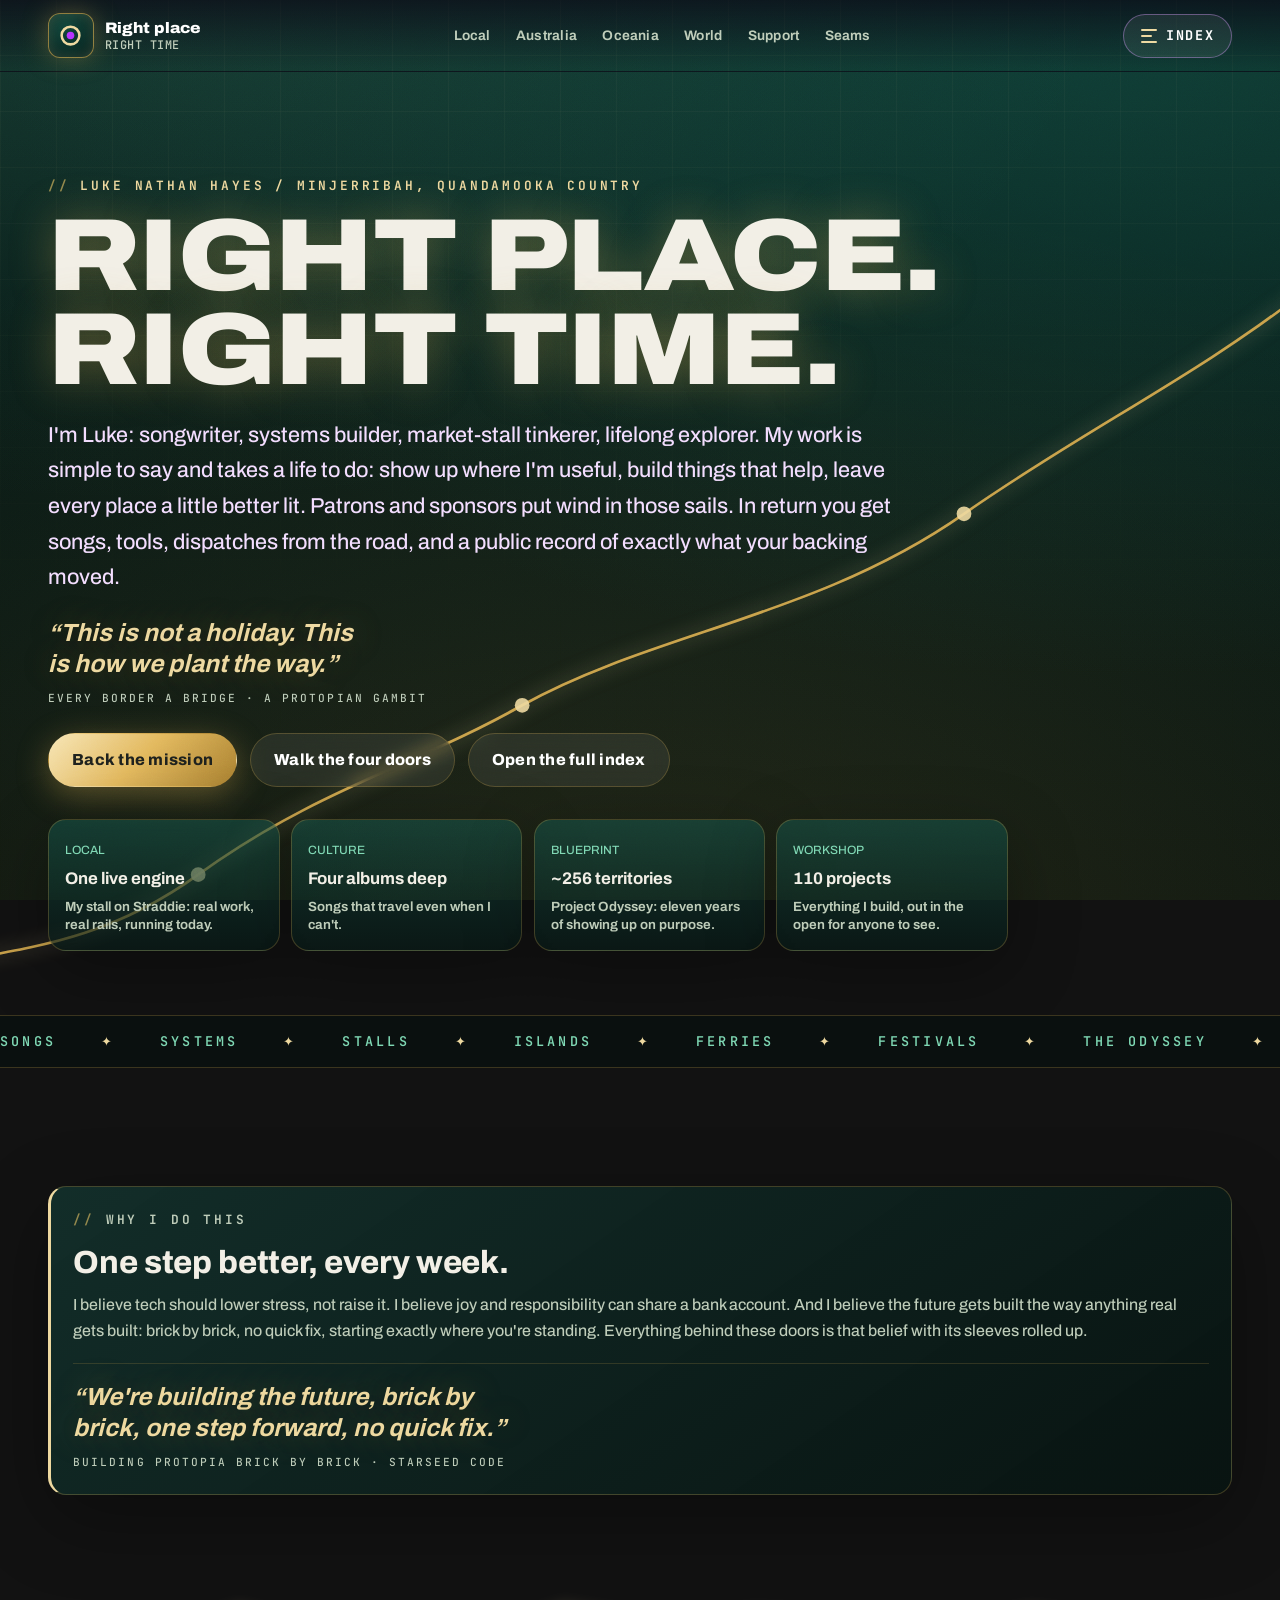
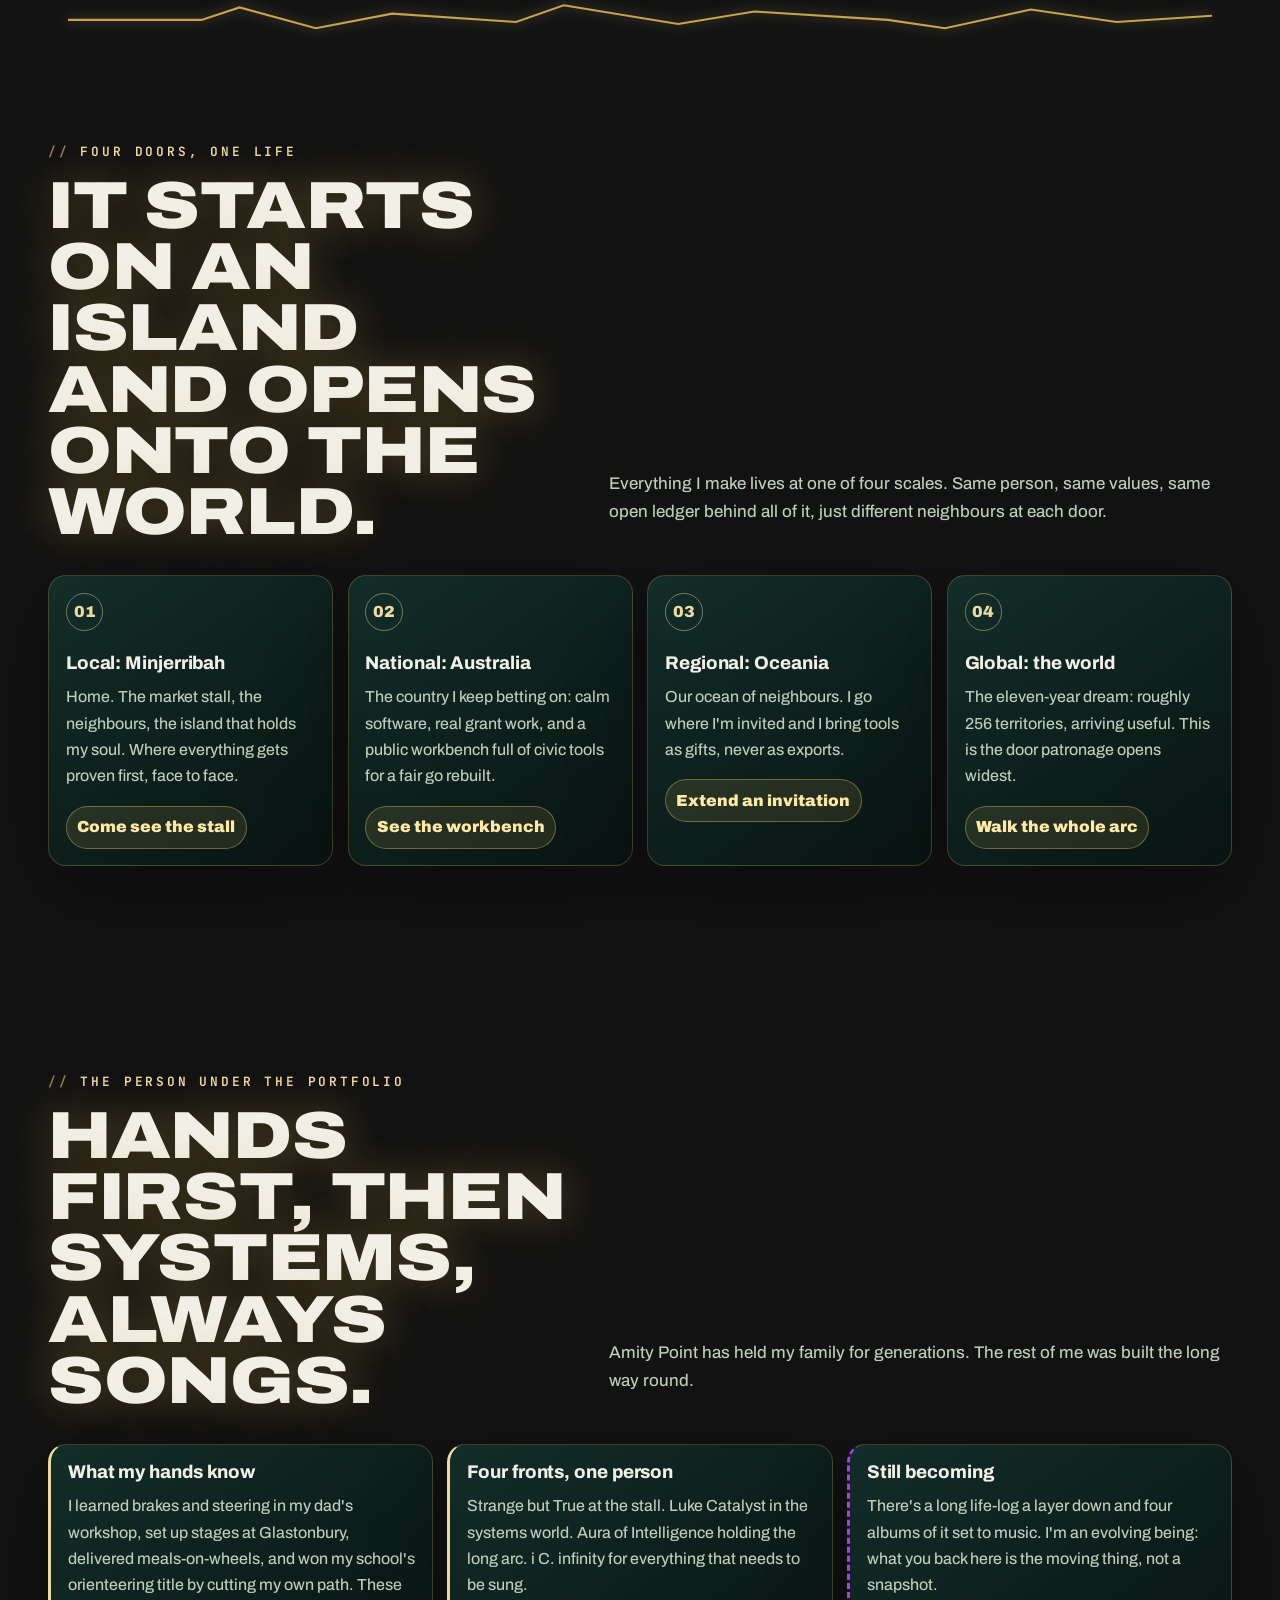
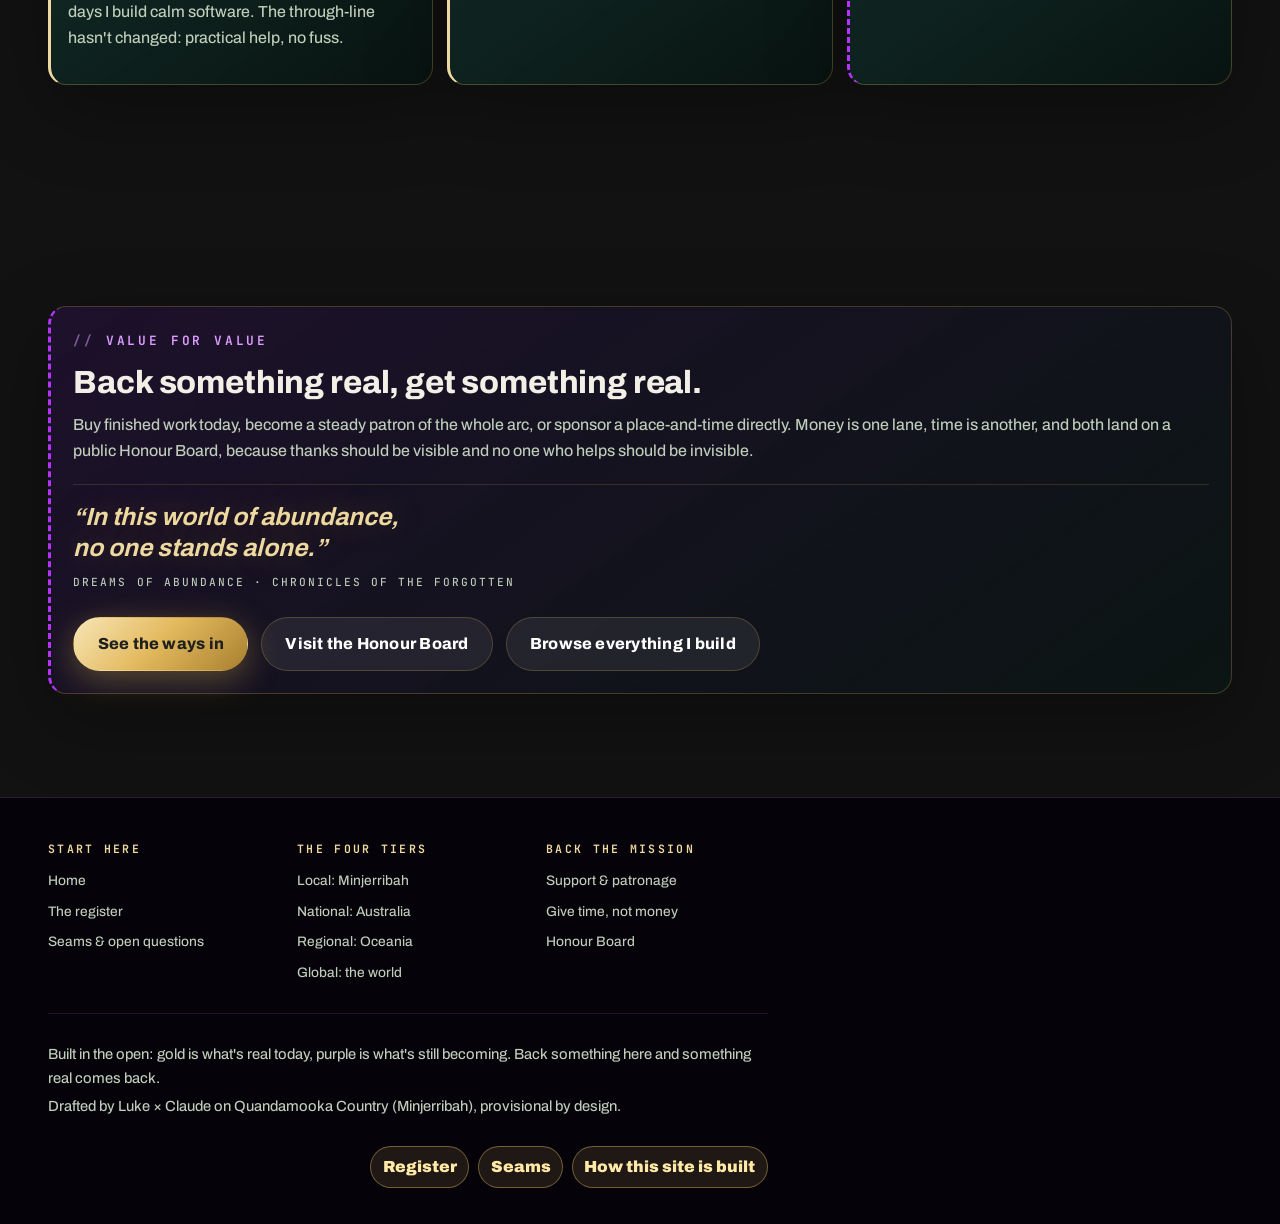
<file: index.html>
<!doctype html>
<html lang="en-AU">
<head>
  <meta charset="utf-8">
  <meta name="viewport" content="width=device-width, initial-scale=1">
  <title>Right Place, Right Time | Luke Nathan Hayes</title>
  <meta name="description" content="I'm Luke: songwriter, systems builder, market-stall tinkerer. Patrons and sponsors keep me free to show up where I'm useful, from an island market stall to a world-spanning journey. Back something real, get something real.">
  <meta name="theme-color" content="#0e3b34">
  <link rel="icon" type="image/svg+xml" href="assets/favicon.svg">
  <link rel="preload" href="assets/fonts/archivo-var.woff2" as="font" type="font/woff2" crossorigin>
  <link rel="preload" href="assets/fonts/jetbrains-mono-var.woff2" as="font" type="font/woff2" crossorigin>
  <link rel="stylesheet" href="styles.css?v=rprt-v3">
</head>
<body data-theme="royal" data-page="home">
  <a class="skip-link" href="#main">Skip to content</a>
<header class="site-header">
  <a class="brand" href="index.html" aria-label="Right Place Right Time home"><span class="brand-mark" aria-hidden="true"><svg viewBox="0 0 64 64" focusable="false"><circle cx="32" cy="32" r="21" fill="none" stroke="#eed9a0" stroke-width="6"/><circle cx="32" cy="32" r="9" fill="#b533ff"/></svg></span><span class="brand-text"><strong>Right place</strong><span>right time</span></span></a>
  <nav class="site-nav" data-nav aria-label="Primary">
    <a href="local.html">Local</a>
    <a href="australia.html">Australia</a>
    <a href="oceania.html">Oceania</a>
    <a href="world.html">World</a>
    <a href="support.html">Support</a>
    <a href="seams.html">Seams</a>
  </nav>
  <button class="index-toggle" type="button" data-menu-toggle aria-expanded="false" aria-controls="site-index"><span class="index-toggle-lines" aria-hidden="true"><i></i><i></i><i></i></span><span class="index-toggle-label">Index</span></button>
</header>
  <main id="main">

    <section class="hero page-hero">
      <div class="journey-line" aria-hidden="true">
        <svg viewBox="0 0 1200 640" preserveAspectRatio="xMidYMid slice">
          <!-- The route: stall → country → region → world. Ghost = the plan, gold = the drawing. -->
          <path class="trail-ghost" pathLength="1" d="M 40 630 C 140 590 210 610 300 545 C 380 487 450 470 520 430 C 610 380 720 370 820 300 C 900 244 980 205 1050 150"/>
          <path class="trail" pathLength="1" d="M 40 630 C 140 590 210 610 300 545 C 380 487 450 470 520 430 C 610 380 720 370 820 300 C 900 244 980 205 1050 150"/>
          <circle class="waypoint w1" cx="300" cy="545" r="5"/>
          <circle class="waypoint w2" cx="520" cy="430" r="5"/>
          <circle class="waypoint w3" cx="820" cy="300" r="5"/>
          <circle class="beacon" cx="1050" cy="150" r="7"/>
          <circle class="beacon-ring" cx="1050" cy="150" r="11"/>
        </svg>
      </div>
      <div class="hero-content reveal">
        <p class="eyebrow">Luke Nathan Hayes / Minjerribah, Quandamooka Country</p>
        <h1>Right place. Right&nbsp;time.</h1>
        <p class="hero-copy">I'm Luke: songwriter, systems builder, market-stall tinkerer, lifelong explorer. My work is simple to say and takes a life to do: show up where I'm useful, build things that help, leave every place a little better lit. Patrons and sponsors put wind in those sails. In return you get songs, tools, dispatches from the road, and a public record of exactly what your backing moved.</p>
        <p class="song-line in-hero"><q>This is not a holiday. This is how we plant the way.</q><small>Every Border a Bridge · A Protopian Gambit</small></p>
        <div class="hero-actions">
          <a class="button button-primary" href="support.html">Back the mission</a>
          <a class="button button-secondary" href="#tiers">Walk the four doors</a>
          <button class="button button-secondary" type="button" data-menu-toggle aria-controls="site-index">Open the full index</button>
        </div>
        <div class="signal-deck" aria-label="Proof at a glance">
          <div class="signal"><span>Local</span><strong>One live engine</strong><small>My stall on Straddie: real work, real rails, running today.</small></div>
          <div class="signal"><span>Culture</span><strong>Four albums deep</strong><small>Songs that travel even when I can't.</small></div>
          <div class="signal"><span>Blueprint</span><strong data-count="256" data-prefix="~" data-suffix=" territories">~256 territories</strong><small>Project Odyssey: eleven years of showing up on purpose.</small></div>
          <div class="signal"><span>Workshop</span><strong data-count="110" data-suffix=" projects">110 projects</strong><small>Everything I build, out in the open for anyone to see.</small></div>
        </div>
      </div>
    </section>

    <div class="p4a-marquee" aria-hidden="true">
      <div class="marquee-track">
        <span>Songs</span><span>Systems</span><span>Stalls</span><span>Islands</span><span>Ferries</span><span>Festivals</span><span>The Odyssey</span><span>One step better</span><span>Right place</span><span>Right time</span>
        <span>Songs</span><span>Systems</span><span>Stalls</span><span>Islands</span><span>Ferries</span><span>Festivals</span><span>The Odyssey</span><span>One step better</span><span>Right place</span><span>Right time</span>
      </div>
    </div>

    <section class="section" id="why">
      <div class="statement-card panel-record reveal">
        <p class="eyebrow">Why I do this</p>
        <h3>One step better, every week.</h3>
        <p>I believe tech should lower stress, not raise it. I believe joy and responsibility can share a bank account. And I believe the future gets built the way anything real gets built: brick by brick, no quick fix, starting exactly where you're standing. Everything behind these doors is that belief with its sleeves rolled up.</p>
        <p class="song-line"><q>We're building the future, brick by brick, one step forward, no quick fix.</q><small>Building Protopia Brick by Brick · Starseed Code</small></p>
      </div>
    </section>

    <div class="kintsugi-seam" aria-hidden="true">
      <svg viewBox="0 0 1200 40" preserveAspectRatio="none"><path class="seam-path" pathLength="1" d="M0 22 L140 22 L180 10 L260 30 L340 16 L470 24 L520 8 L640 26 L720 14 L860 22 L920 30 L1010 12 L1100 24 L1200 18"/></svg>
    </div>

    <section class="section" id="tiers">
      <div class="section-heading reveal">
        <div><p class="eyebrow">Four doors, one life</p><h2>It starts on an island and opens onto the world.</h2></div>
        <p>Everything I make lives at one of four scales. Same person, same values, same open ledger behind all of it, just different neighbours at each door.</p>
      </div>
      <div class="feature-grid home-door-grid reveal">
        <article>
          <span class="card-number">01</span>
          <h3>Local: Minjerribah</h3>
          <p>Home. The market stall, the neighbours, the island that holds my soul. Where everything gets proven first, face to face.</p>
          <div class="source-links"><a href="local.html">Come see the stall</a></div>
        </article>
        <article>
          <span class="card-number">02</span>
          <h3>National: Australia</h3>
          <p>The country I keep betting on: calm software, real grant work, and a public workbench full of civic tools for a fair go rebuilt.</p>
          <div class="source-links"><a href="australia.html">See the workbench</a></div>
        </article>
        <article>
          <span class="card-number">03</span>
          <h3>Regional: Oceania</h3>
          <p>Our ocean of neighbours. I go where I'm invited and I bring tools as gifts, never as exports.</p>
          <div class="source-links"><a href="oceania.html">Extend an invitation</a></div>
        </article>
        <article>
          <span class="card-number">04</span>
          <h3>Global: the world</h3>
          <p>The eleven-year dream: roughly 256 territories, arriving useful. This is the door patronage opens widest.</p>
          <div class="source-links"><a href="world.html">Walk the whole arc</a></div>
        </article>
      </div>
    </section>

    <section class="section" id="who">
      <div class="section-heading reveal">
        <div><p class="eyebrow">The person under the portfolio</p><h2>Hands first, then systems, always songs.</h2></div>
        <p>Amity Point has held my family for generations. The rest of me was built the long way round.</p>
      </div>
      <div class="feature-grid three reveal">
        <article class="panel-record">
          <h3>What my hands know</h3>
          <p>I learned brakes and steering in my dad's workshop, set up stages at Glastonbury, delivered meals-on-wheels, and won my school's orienteering title by cutting my own path. These days I build calm software. The through-line hasn't changed: practical help, no fuss.</p>
        </article>
        <article class="panel-record">
          <h3>Four fronts, one person</h3>
          <p>Strange but True at the stall. Luke Catalyst in the systems world. Aura of Intelligence holding the long arc. i C. infinity for everything that needs to be sung.</p>
        </article>
        <article class="panel-proposal">
          <h3>Still becoming</h3>
          <p>There's a long life-log a layer down and four albums of it set to music. I'm an evolving being: what you back here is the moving thing, not a snapshot.</p>
        </article>
      </div>
    </section>

    <section class="section" id="how-support-works">
      <div class="statement-card panel-proposal reveal">
        <p class="eyebrow">Value for value</p>
        <h3>Back something real, get something real.</h3>
        <p>Buy finished work today, become a steady patron of the whole arc, or sponsor a place-and-time directly. Money is one lane, time is another, and both land on a public Honour Board, because thanks should be visible and no one who helps should be invisible.</p>
        <p class="song-line"><q>In this world of abundance, no one stands alone.</q><small>Dreams of Abundance · Chronicles of the Forgotten</small></p>
        <div class="hero-actions">
          <a class="button button-primary" href="support.html">See the ways in</a>
          <a class="button button-secondary" href="support.html#honour-board">Visit the Honour Board</a>
          <a class="button button-secondary" href="register.html">Browse everything I build</a>
        </div>
      </div>
    </section>

  </main>
  <footer class="site-footer"><div><p>Built in the open: gold is what's real today, purple is what's still becoming. Back something here and something real comes back.</p><p>Drafted by Luke × Claude on Quandamooka Country (Minjerribah), provisional by design.</p></div><nav class="footer-links" aria-label="Footer links"><a href="register.html">Register</a><a href="seams.html">Seams</a><a href="https://github.com/auraofintelligence/right-place-right-time" target="_blank" rel="noopener">How this site is built</a></nav></footer>
  <script src="assets/core.js?v=rprt-v3"></script>
  <script src="script.js?v=rprt-v3"></script>
  <script src="assets/cinematic.js?v=rprt-v3"></script>
  <script src="assets/site-nav.js?v=rprt-v3"></script>
</body>
</html>
</file>
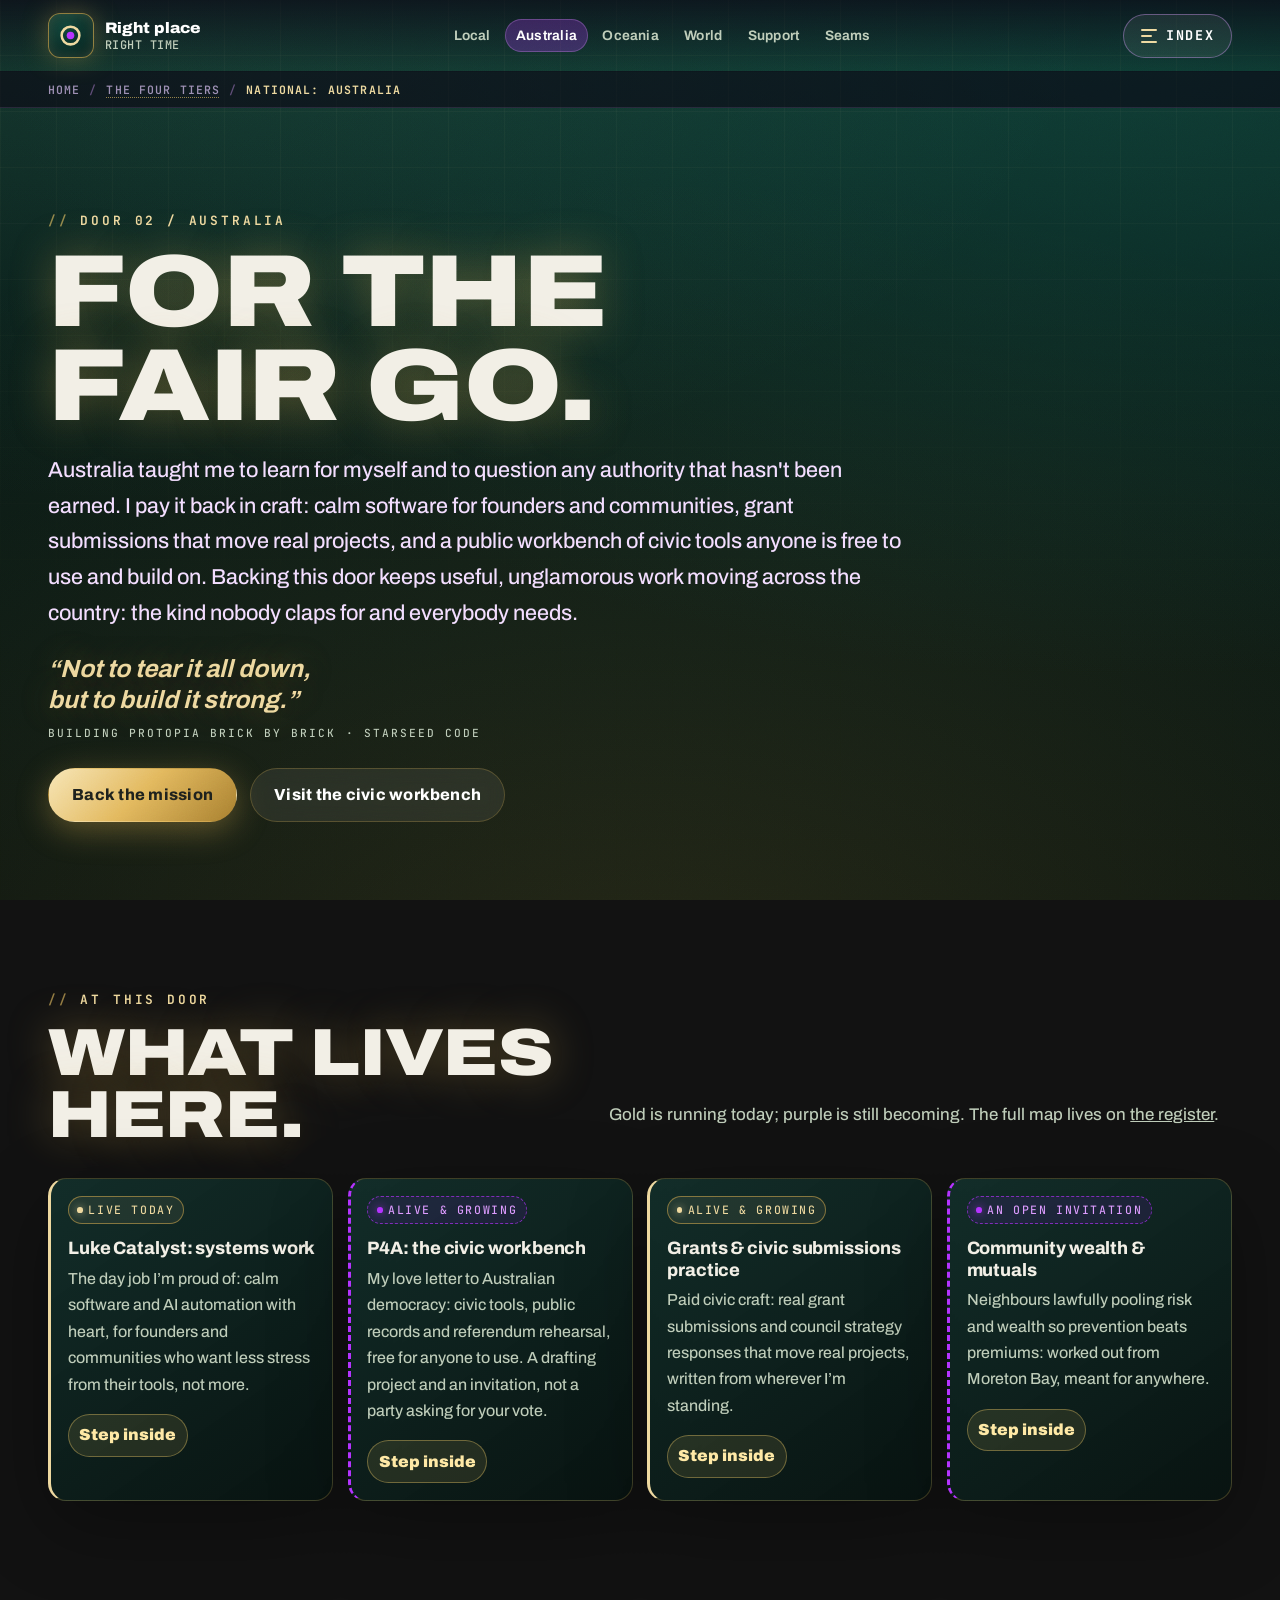
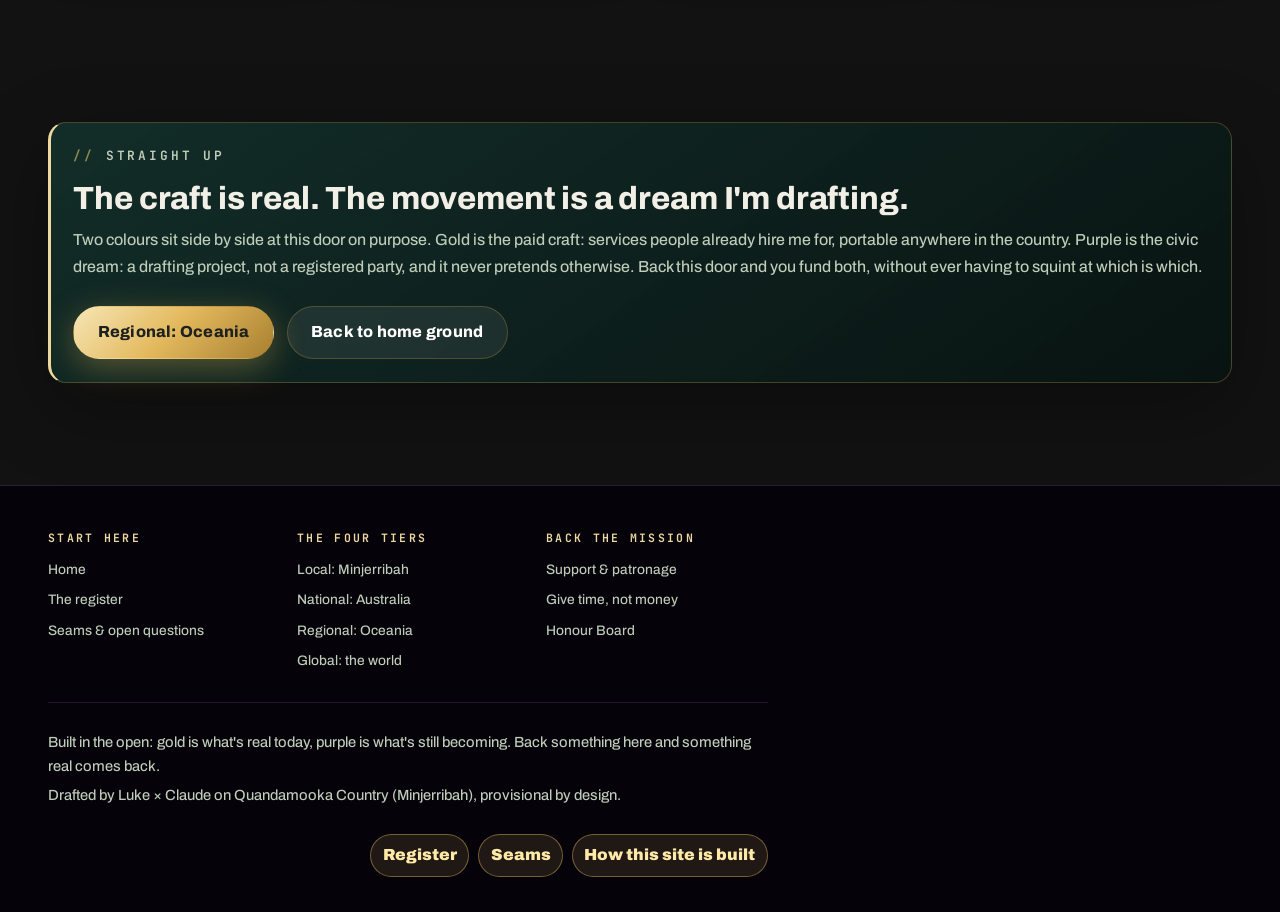
<file: australia.html>
<!doctype html>
<html lang="en-AU">
<head>
  <meta charset="utf-8">
  <meta name="viewport" content="width=device-width, initial-scale=1">
  <title>National: Australia | Right Place, Right Time</title>
  <meta name="description" content="The national tier: civic workbench, systems craft and real submissions into real processes. Backing at this tier keeps calm, useful systems work moving across Australia.">
  <meta name="theme-color" content="#0e3b34">
  <link rel="icon" type="image/svg+xml" href="assets/favicon.svg">
  <link rel="preload" href="assets/fonts/archivo-var.woff2" as="font" type="font/woff2" crossorigin>
  <link rel="preload" href="assets/fonts/jetbrains-mono-var.woff2" as="font" type="font/woff2" crossorigin>
  <link rel="stylesheet" href="styles.css?v=rprt-v2">
</head>
<body data-theme="royal" data-page="australia">
  <a class="skip-link" href="#main">Skip to content</a>
<header class="site-header">
  <a class="brand" href="index.html" aria-label="Right Place Right Time home"><span class="brand-mark" aria-hidden="true"><svg viewBox="0 0 64 64" focusable="false"><circle cx="32" cy="32" r="21" fill="none" stroke="#eed9a0" stroke-width="6"/><circle cx="32" cy="32" r="9" fill="#b533ff"/></svg></span><span class="brand-text"><strong>Right place</strong><span>right time</span></span></a>
  <nav class="site-nav" data-nav aria-label="Primary">
    <a href="local.html">Local</a>
    <a href="australia.html">Australia</a>
    <a href="oceania.html">Oceania</a>
    <a href="world.html">World</a>
    <a href="support.html">Support</a>
    <a href="seams.html">Seams</a>
  </nav>
  <button class="index-toggle" type="button" data-menu-toggle aria-expanded="false" aria-controls="site-index"><span class="index-toggle-lines" aria-hidden="true"><i></i><i></i><i></i></span><span class="index-toggle-label">Index</span></button>
</header>
  <main id="main">

    <section class="hero page-hero">
      <div class="hero-content reveal">
        <p class="eyebrow">Door 02 / Australia</p>
        <h1>For the fair&nbsp;go.</h1>
        <p class="hero-copy">Australia taught me to learn for myself and to question any authority that hasn't been earned. I pay it back in craft: calm software for founders and communities, grant submissions that move real projects, and a public workbench of civic tools anyone is free to use and build on. Backing this door keeps useful, unglamorous work moving across the country: the kind nobody claps for and everybody needs.</p>
        <p class="song-line in-hero"><q>Not to tear it all down, but to build it strong.</q><small>Building Protopia Brick by Brick · Starseed Code</small></p>
        <div class="hero-actions">
          <a class="button button-primary" href="support.html">Back the mission</a>
          <a class="button button-secondary" href="https://auraofintelligence.github.io/p4a-xyz-cinema/" target="_blank" rel="noopener">Visit the civic workbench</a>
        </div>
      </div>
    </section>

    <section class="section" id="projects">
      <div class="section-heading reveal">
        <div><p class="eyebrow">At this door</p><h2>What lives here.</h2></div>
        <p>Gold is running today; purple is still becoming. The full map lives on <a href="register.html">the register</a>.</p>
      </div>
      <div class="feature-grid home-door-grid reveal" data-project-grid data-scale="australia"></div>
      <noscript><p class="ledger-note">Everything here is also listed in plain text on <a href="register.html">the register page</a>.</p></noscript>
    </section>

    <section class="section">
      <div class="statement-card panel-record reveal">
        <p class="eyebrow">Straight up</p>
        <h3>The craft is real. The movement is a dream I'm drafting.</h3>
        <p>Two colours sit side by side at this door on purpose. Gold is the paid craft: services people already hire me for, portable anywhere in the country. Purple is the civic dream: a drafting project, not a registered party, and it never pretends otherwise. Back this door and you fund both, without ever having to squint at which is which.</p>
        <div class="hero-actions"><a class="button button-primary" href="oceania.html">Regional: Oceania</a><a class="button button-secondary" href="local.html">Back to home ground</a></div>
      </div>
    </section>

  </main>
  <footer class="site-footer"><div><p>Built in the open: gold is what's real today, purple is what's still becoming. Back something here and something real comes back.</p><p>Drafted by Luke × Claude on Quandamooka Country (Minjerribah), provisional by design.</p></div><nav class="footer-links" aria-label="Footer links"><a href="register.html">Register</a><a href="seams.html">Seams</a><a href="https://github.com/auraofintelligence/right-place-right-time" target="_blank" rel="noopener">How this site is built</a></nav></footer>
  <script src="assets/core.js?v=rprt-v2"></script>
  <script src="script.js?v=rprt-v2"></script>
  <script src="assets/cinematic.js?v=rprt-v2"></script>
  <script src="assets/site-nav.js?v=rprt-v2"></script>
</body>
</html>
</file>
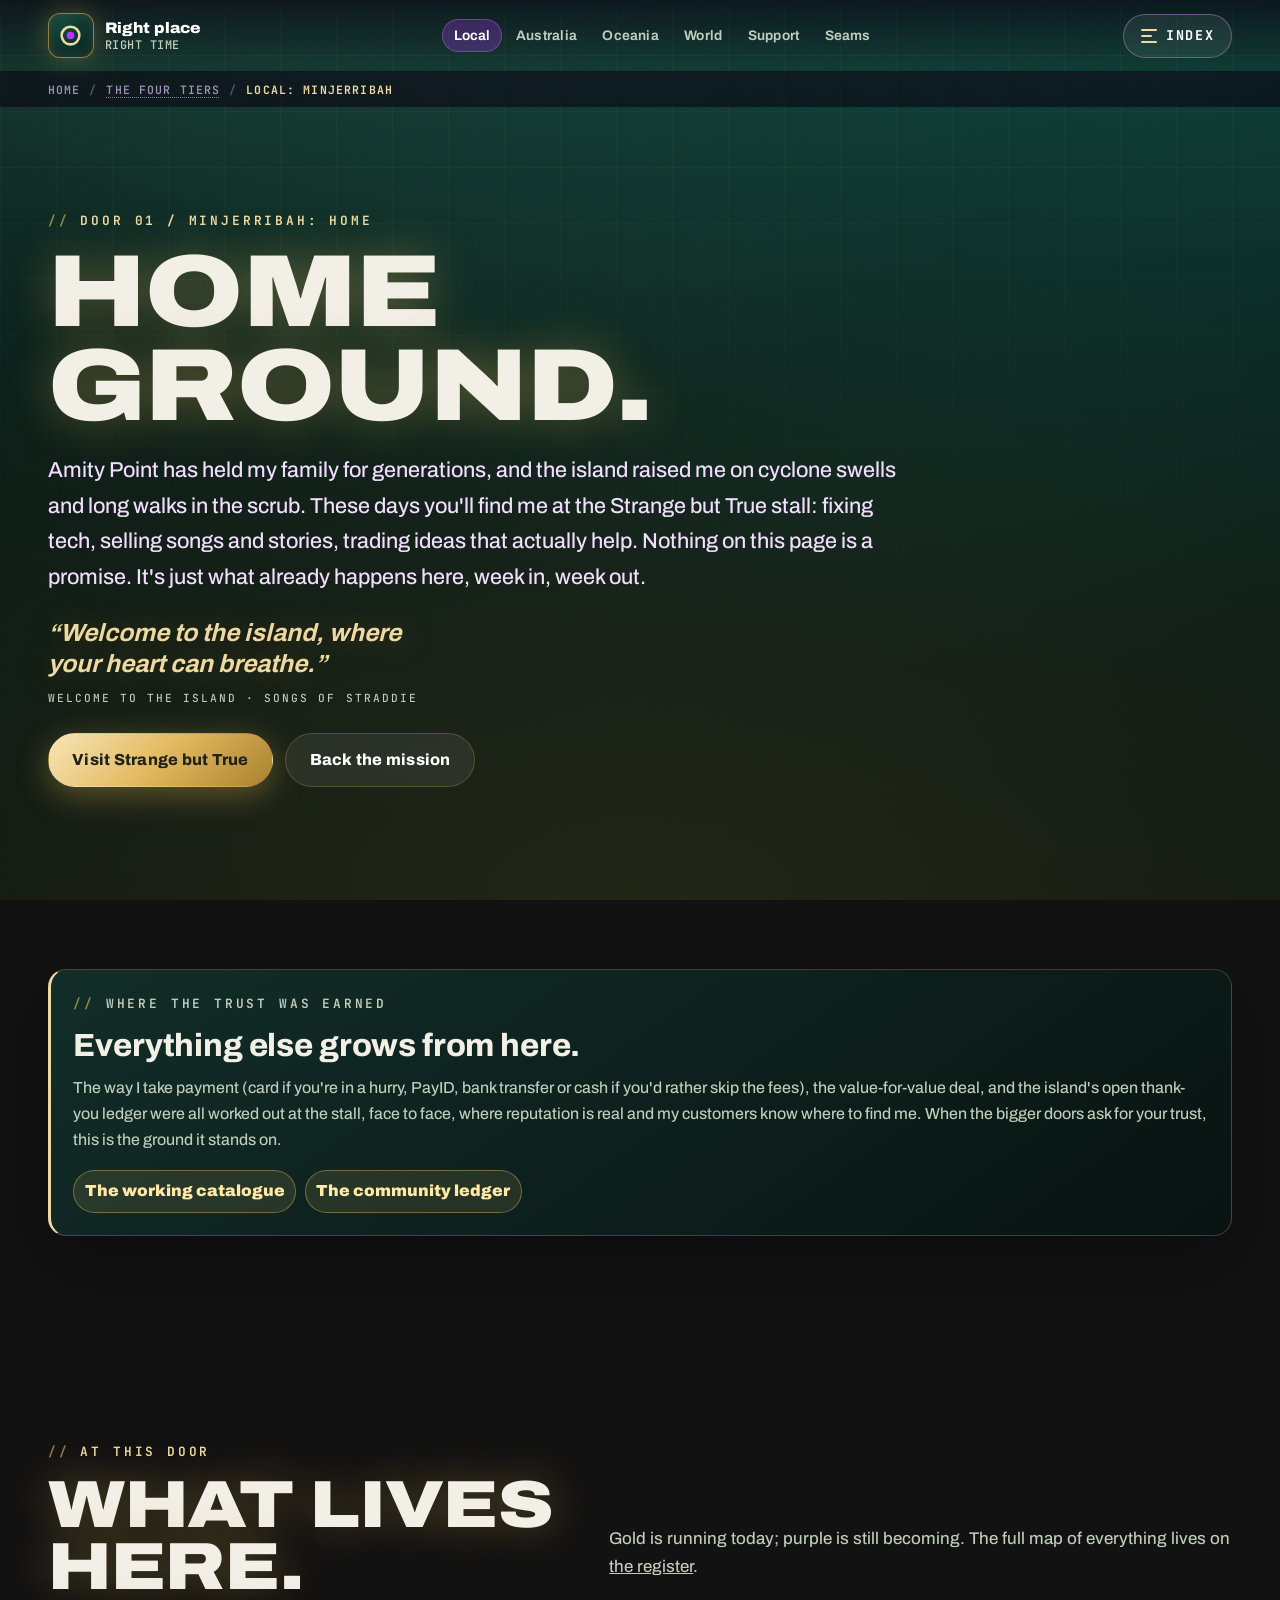
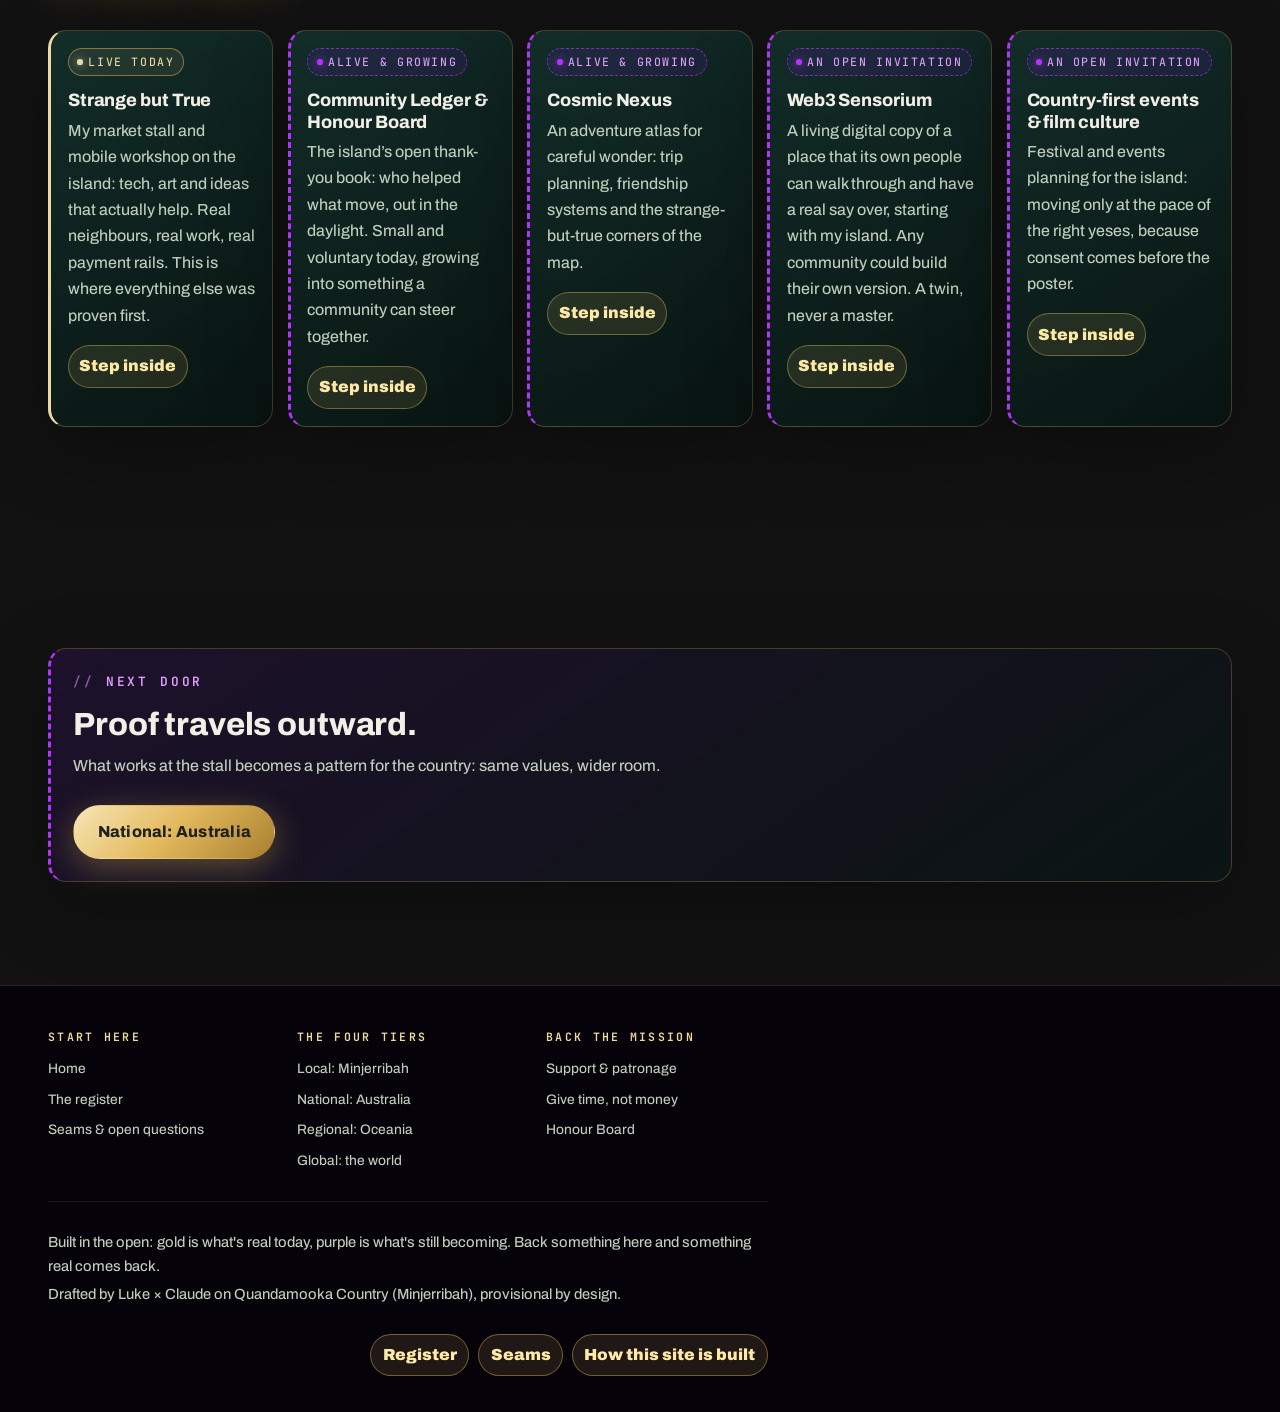
<file: local.html>
<!doctype html>
<html lang="en-AU">
<head>
  <meta charset="utf-8">
  <meta name="viewport" content="width=device-width, initial-scale=1">
  <title>Local: Minjerribah | Right Place, Right Time</title>
  <meta name="description" content="The local tier: Strange but True is the live engine, market stall, in-person services, paid downloads and a community ledger. The reference implementation every other tier inherits.">
  <meta name="theme-color" content="#0e3b34">
  <link rel="icon" type="image/svg+xml" href="assets/favicon.svg">
  <link rel="preload" href="assets/fonts/archivo-var.woff2" as="font" type="font/woff2" crossorigin>
  <link rel="preload" href="assets/fonts/jetbrains-mono-var.woff2" as="font" type="font/woff2" crossorigin>
  <link rel="stylesheet" href="styles.css?v=rprt-v2">
</head>
<body data-theme="royal" data-page="local">
  <a class="skip-link" href="#main">Skip to content</a>
<header class="site-header">
  <a class="brand" href="index.html" aria-label="Right Place Right Time home"><span class="brand-mark" aria-hidden="true"><svg viewBox="0 0 64 64" focusable="false"><circle cx="32" cy="32" r="21" fill="none" stroke="#eed9a0" stroke-width="6"/><circle cx="32" cy="32" r="9" fill="#b533ff"/></svg></span><span class="brand-text"><strong>Right place</strong><span>right time</span></span></a>
  <nav class="site-nav" data-nav aria-label="Primary">
    <a href="local.html">Local</a>
    <a href="australia.html">Australia</a>
    <a href="oceania.html">Oceania</a>
    <a href="world.html">World</a>
    <a href="support.html">Support</a>
    <a href="seams.html">Seams</a>
  </nav>
  <button class="index-toggle" type="button" data-menu-toggle aria-expanded="false" aria-controls="site-index"><span class="index-toggle-lines" aria-hidden="true"><i></i><i></i><i></i></span><span class="index-toggle-label">Index</span></button>
</header>
  <main id="main">

    <section class="hero page-hero">
      <div class="hero-content reveal">
        <p class="eyebrow">Door 01 / Minjerribah: home</p>
        <h1>Home ground.</h1>
        <p class="hero-copy">Amity Point has held my family for generations, and the island raised me on cyclone swells and long walks in the scrub. These days you'll find me at the Strange but True stall: fixing tech, selling songs and stories, trading ideas that actually help. Nothing on this page is a promise. It's just what already happens here, week in, week out.</p>
        <p class="song-line in-hero"><q>Welcome to the island, where your heart can breathe.</q><small>Welcome to the Island · Songs of Straddie</small></p>
        <div class="hero-actions">
          <a class="button button-primary" href="https://auraofintelligence.github.io/strange-but-true/" target="_blank" rel="noopener">Visit Strange but True</a>
          <a class="button button-secondary" href="support.html">Back the mission</a>
        </div>
      </div>
    </section>

    <section class="section" id="reference-implementation">
      <div class="statement-card panel-record reveal">
        <p class="eyebrow">Where the trust was earned</p>
        <h3>Everything else grows from here.</h3>
        <p>The way I take payment (card if you're in a hurry, PayID, bank transfer or cash if you'd rather skip the fees), the value-for-value deal, and the island's open thank-you ledger were all worked out at the stall, face to face, where reputation is real and my customers know where to find me. When the bigger doors ask for your trust, this is the ground it stands on.</p>
        <div class="source-links"><a href="https://auraofintelligence.github.io/strange-but-true/downloads.html" target="_blank" rel="noopener">The working catalogue</a><a href="https://auraofintelligence.github.io/strange-but-true/community-ledger.html" target="_blank" rel="noopener">The community ledger</a></div>
      </div>
    </section>

    <section class="section" id="projects">
      <div class="section-heading reveal">
        <div><p class="eyebrow">At this door</p><h2>What lives here.</h2></div>
        <p>Gold is running today; purple is still becoming. The full map of everything lives on <a href="register.html">the register</a>.</p>
      </div>
      <div class="feature-grid home-door-grid reveal" data-project-grid data-scale="local"></div>
      <noscript><p class="ledger-note">Everything here is also listed in plain text on <a href="register.html">the register page</a>.</p></noscript>
    </section>

    <section class="section">
      <div class="statement-card panel-proposal reveal">
        <p class="eyebrow">Next door</p>
        <h3>Proof travels outward.</h3>
        <p>What works at the stall becomes a pattern for the country: same values, wider room.</p>
        <div class="hero-actions"><a class="button button-primary" href="australia.html">National: Australia</a></div>
      </div>
    </section>

  </main>
  <footer class="site-footer"><div><p>Built in the open: gold is what's real today, purple is what's still becoming. Back something here and something real comes back.</p><p>Drafted by Luke × Claude on Quandamooka Country (Minjerribah), provisional by design.</p></div><nav class="footer-links" aria-label="Footer links"><a href="register.html">Register</a><a href="seams.html">Seams</a><a href="https://github.com/auraofintelligence/right-place-right-time" target="_blank" rel="noopener">How this site is built</a></nav></footer>
  <script src="assets/core.js?v=rprt-v2"></script>
  <script src="script.js?v=rprt-v2"></script>
  <script src="assets/cinematic.js?v=rprt-v2"></script>
  <script src="assets/site-nav.js?v=rprt-v2"></script>
</body>
</html>
</file>
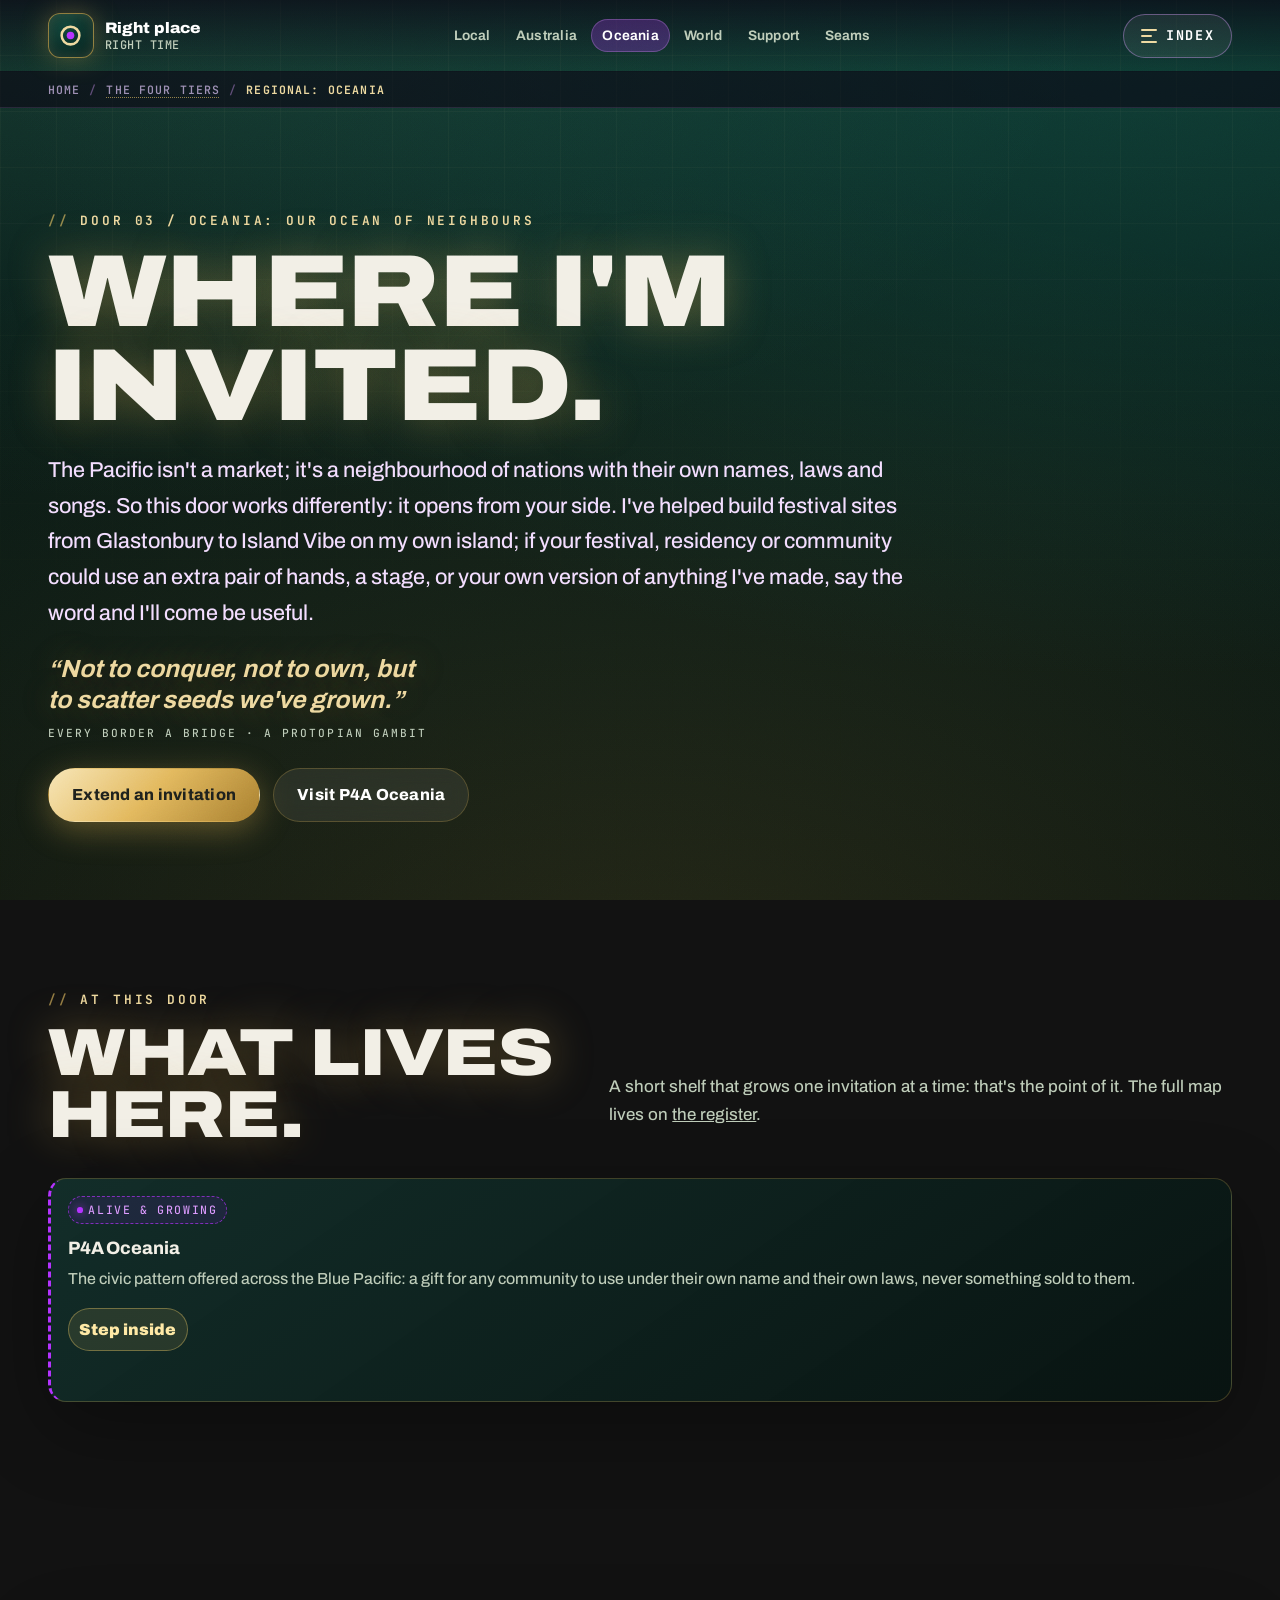
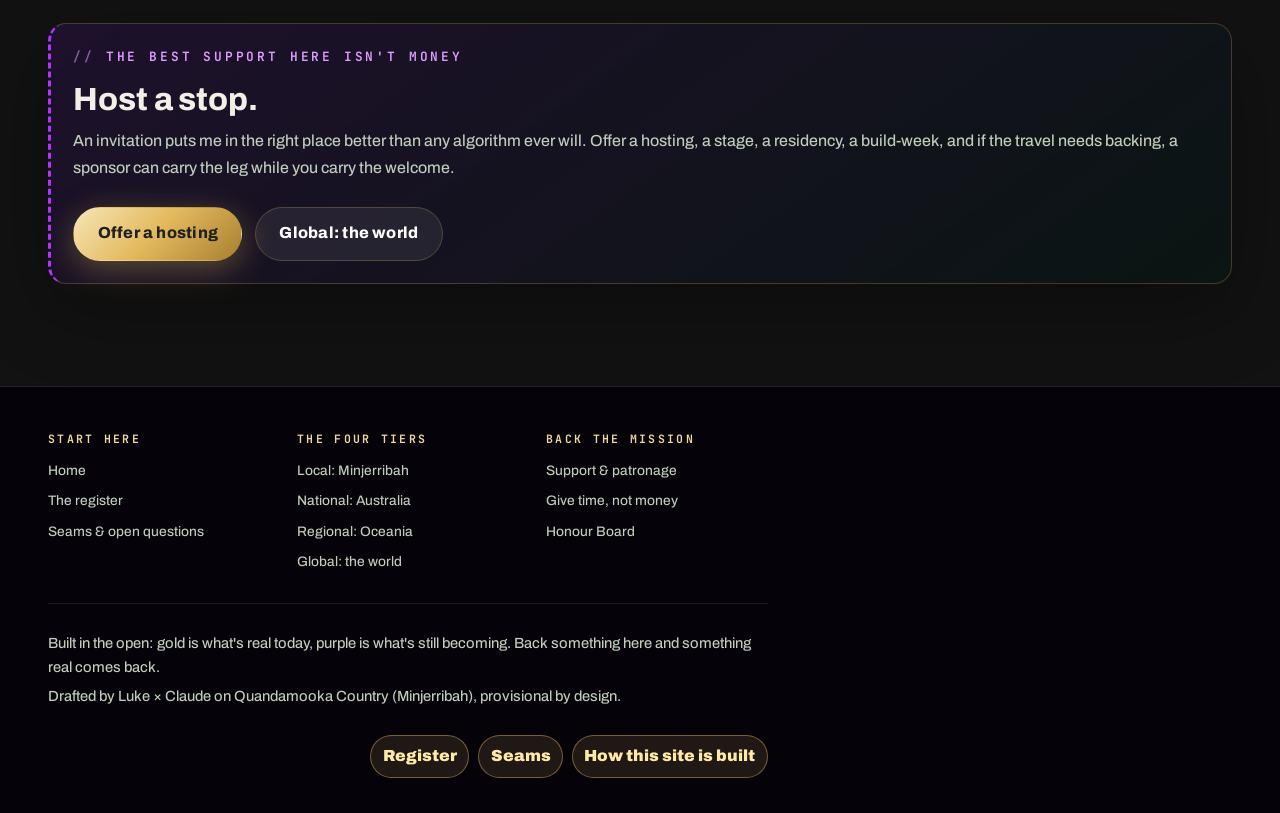
<file: oceania.html>
<!doctype html>
<html lang="en-AU">
<head>
  <meta charset="utf-8">
  <meta name="viewport" content="width=device-width, initial-scale=1">
  <title>Regional: Oceania | Right Place, Right Time</title>
  <meta name="description" content="The regional tier: the thinnest shelf, on purpose. The civic pattern offered as a gift across the Blue Pacific, never sold, and an open invitation for hosts, festivals and residencies.">
  <meta name="theme-color" content="#0e3b34">
  <link rel="icon" type="image/svg+xml" href="assets/favicon.svg">
  <link rel="preload" href="assets/fonts/archivo-var.woff2" as="font" type="font/woff2" crossorigin>
  <link rel="preload" href="assets/fonts/jetbrains-mono-var.woff2" as="font" type="font/woff2" crossorigin>
  <link rel="stylesheet" href="styles.css?v=rprt-v2">
</head>
<body data-theme="royal" data-page="oceania">
  <a class="skip-link" href="#main">Skip to content</a>
<header class="site-header">
  <a class="brand" href="index.html" aria-label="Right Place Right Time home"><span class="brand-mark" aria-hidden="true"><svg viewBox="0 0 64 64" focusable="false"><circle cx="32" cy="32" r="21" fill="none" stroke="#eed9a0" stroke-width="6"/><circle cx="32" cy="32" r="9" fill="#b533ff"/></svg></span><span class="brand-text"><strong>Right place</strong><span>right time</span></span></a>
  <nav class="site-nav" data-nav aria-label="Primary">
    <a href="local.html">Local</a>
    <a href="australia.html">Australia</a>
    <a href="oceania.html">Oceania</a>
    <a href="world.html">World</a>
    <a href="support.html">Support</a>
    <a href="seams.html">Seams</a>
  </nav>
  <button class="index-toggle" type="button" data-menu-toggle aria-expanded="false" aria-controls="site-index"><span class="index-toggle-lines" aria-hidden="true"><i></i><i></i><i></i></span><span class="index-toggle-label">Index</span></button>
</header>
  <main id="main">

    <section class="hero page-hero">
      <div class="hero-content reveal">
        <p class="eyebrow">Door 03 / Oceania: our ocean of neighbours</p>
        <h1>Where I'm invited.</h1>
        <p class="hero-copy">The Pacific isn't a market; it's a neighbourhood of nations with their own names, laws and songs. So this door works differently: it opens from your side. I've helped build festival sites from Glastonbury to Island Vibe on my own island; if your festival, residency or community could use an extra pair of hands, a stage, or your own version of anything I've made, say the word and I'll come be useful.</p>
        <p class="song-line in-hero"><q>Not to conquer, not to own, but to scatter seeds we've grown.</q><small>Every Border a Bridge · A Protopian Gambit</small></p>
        <div class="hero-actions">
          <a class="button button-primary" href="support.html#participate">Extend an invitation</a>
          <a class="button button-secondary" href="https://auraofintelligence.github.io/p4a-oceania-cinema/" target="_blank" rel="noopener">Visit P4A Oceania</a>
        </div>
      </div>
    </section>

    <section class="section" id="projects">
      <div class="section-heading reveal">
        <div><p class="eyebrow">At this door</p><h2>What lives here.</h2></div>
        <p>A short shelf that grows one invitation at a time: that's the point of it. The full map lives on <a href="register.html">the register</a>.</p>
      </div>
      <div class="feature-grid home-door-grid reveal" data-project-grid data-scale="oceania"></div>
      <noscript><p class="ledger-note">Everything here is also listed in plain text on <a href="register.html">the register page</a>.</p></noscript>
    </section>

    <section class="section">
      <div class="statement-card panel-proposal reveal">
        <p class="eyebrow">The best support here isn't money</p>
        <h3>Host a stop.</h3>
        <p>An invitation puts me in the right place better than any algorithm ever will. Offer a hosting, a stage, a residency, a build-week, and if the travel needs backing, a sponsor can carry the leg while you carry the welcome.</p>
        <div class="hero-actions"><a class="button button-primary" href="support.html#participate">Offer a hosting</a><a class="button button-secondary" href="world.html">Global: the world</a></div>
      </div>
    </section>

  </main>
  <footer class="site-footer"><div><p>Built in the open: gold is what's real today, purple is what's still becoming. Back something here and something real comes back.</p><p>Drafted by Luke × Claude on Quandamooka Country (Minjerribah), provisional by design.</p></div><nav class="footer-links" aria-label="Footer links"><a href="register.html">Register</a><a href="seams.html">Seams</a><a href="https://github.com/auraofintelligence/right-place-right-time" target="_blank" rel="noopener">How this site is built</a></nav></footer>
  <script src="assets/core.js?v=rprt-v2"></script>
  <script src="script.js?v=rprt-v2"></script>
  <script src="assets/cinematic.js?v=rprt-v2"></script>
  <script src="assets/site-nav.js?v=rprt-v2"></script>
</body>
</html>
</file>
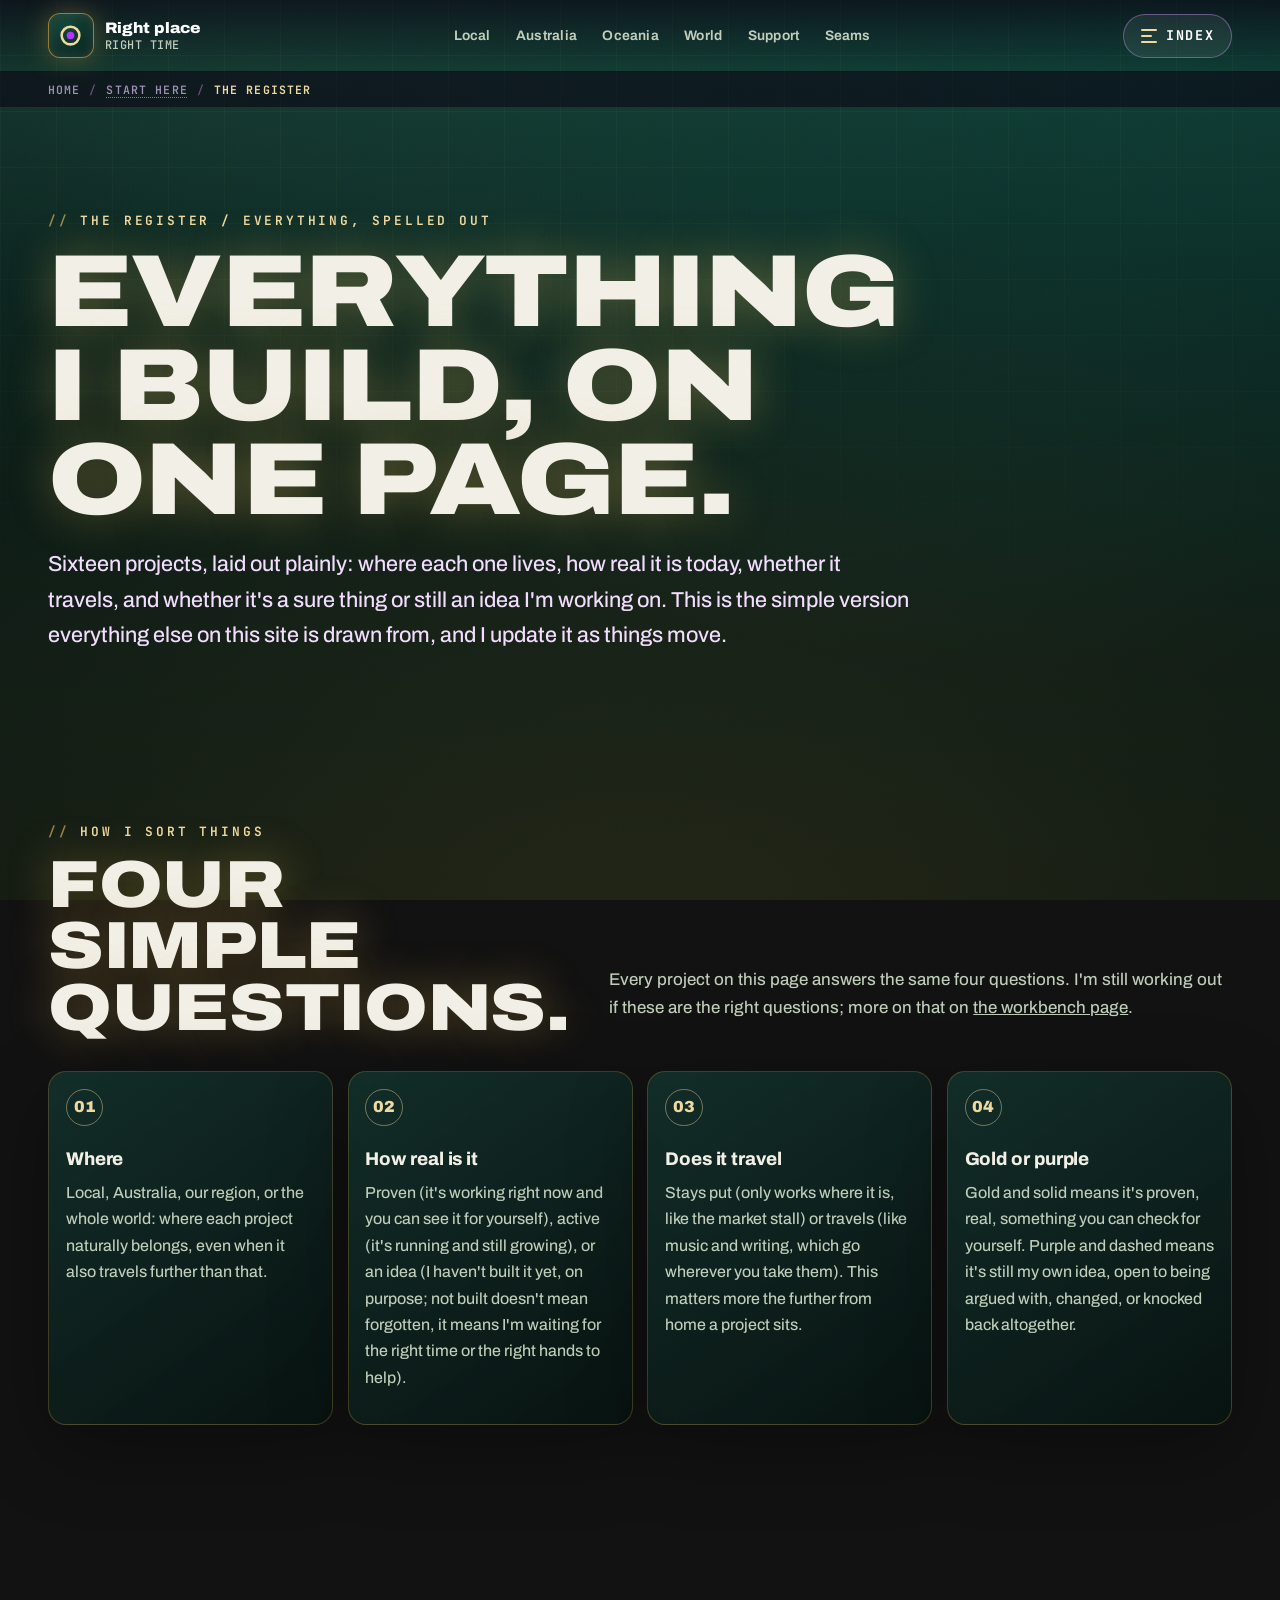
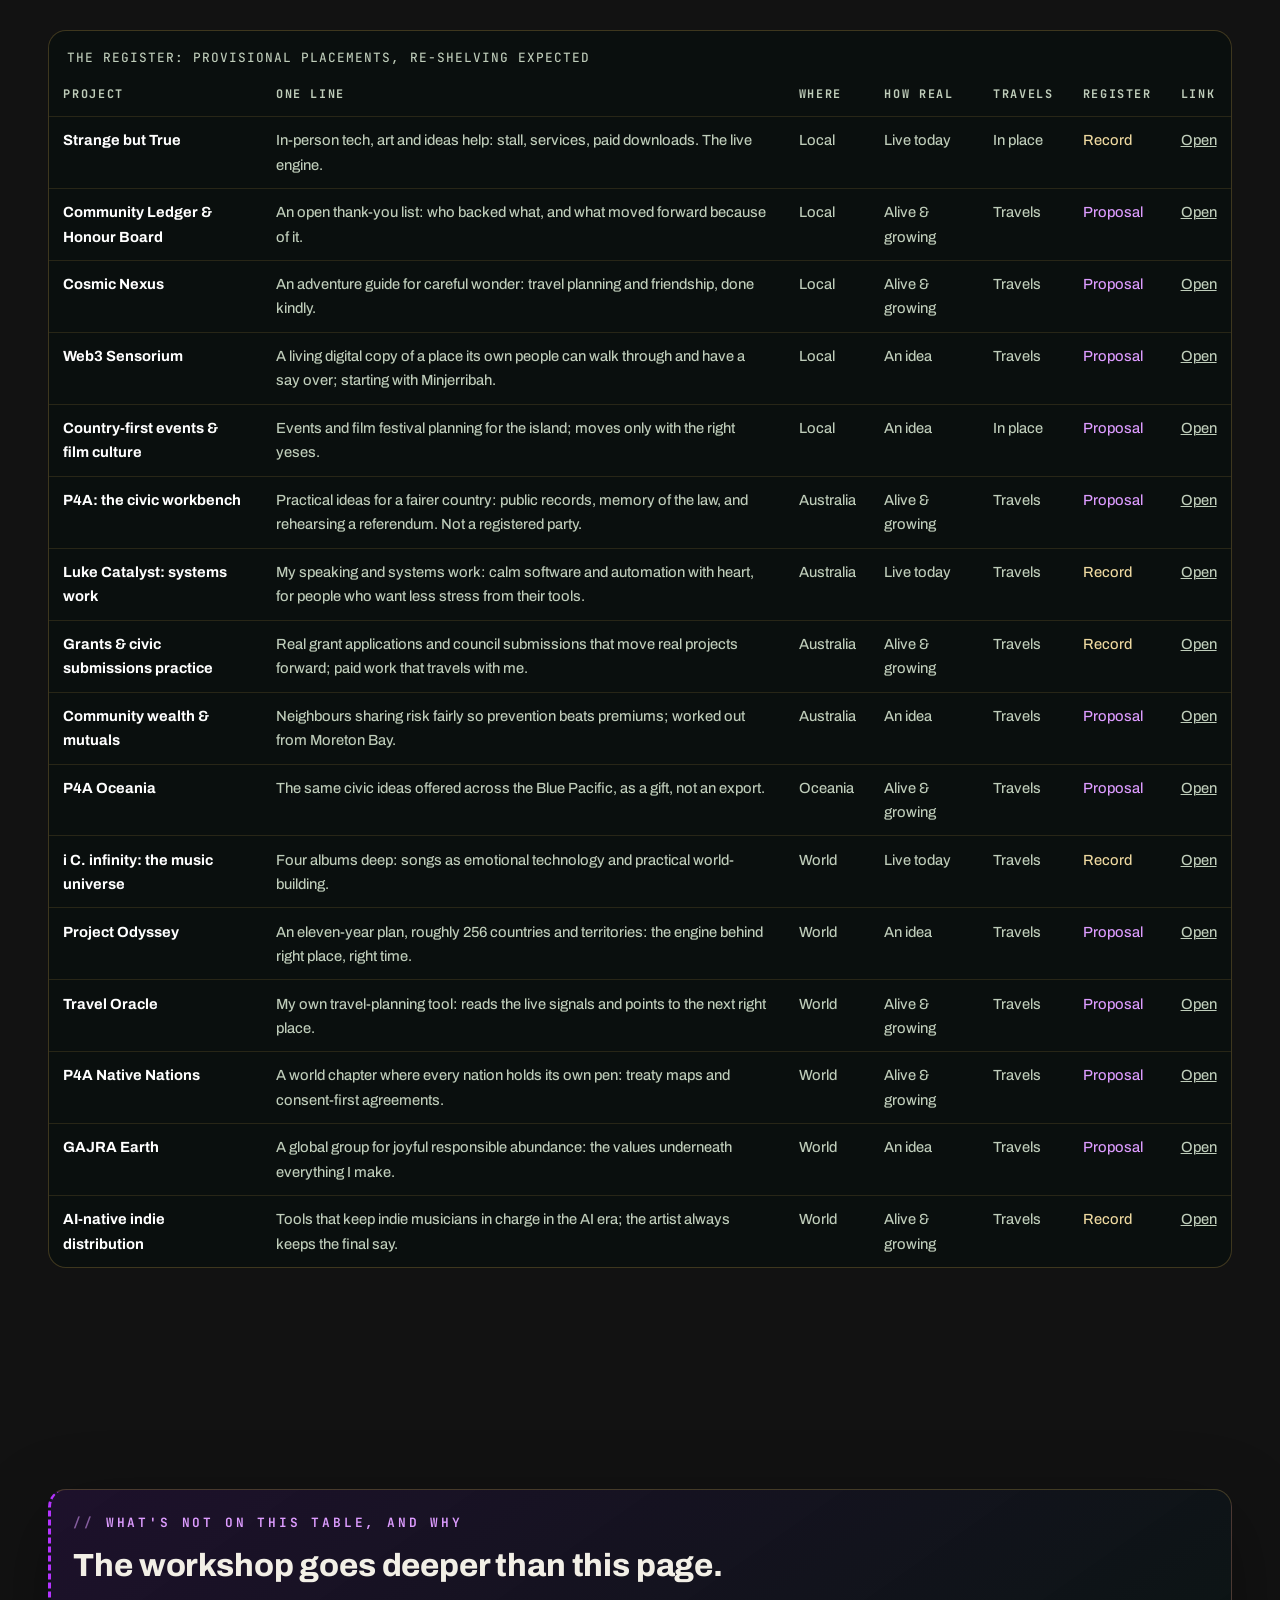
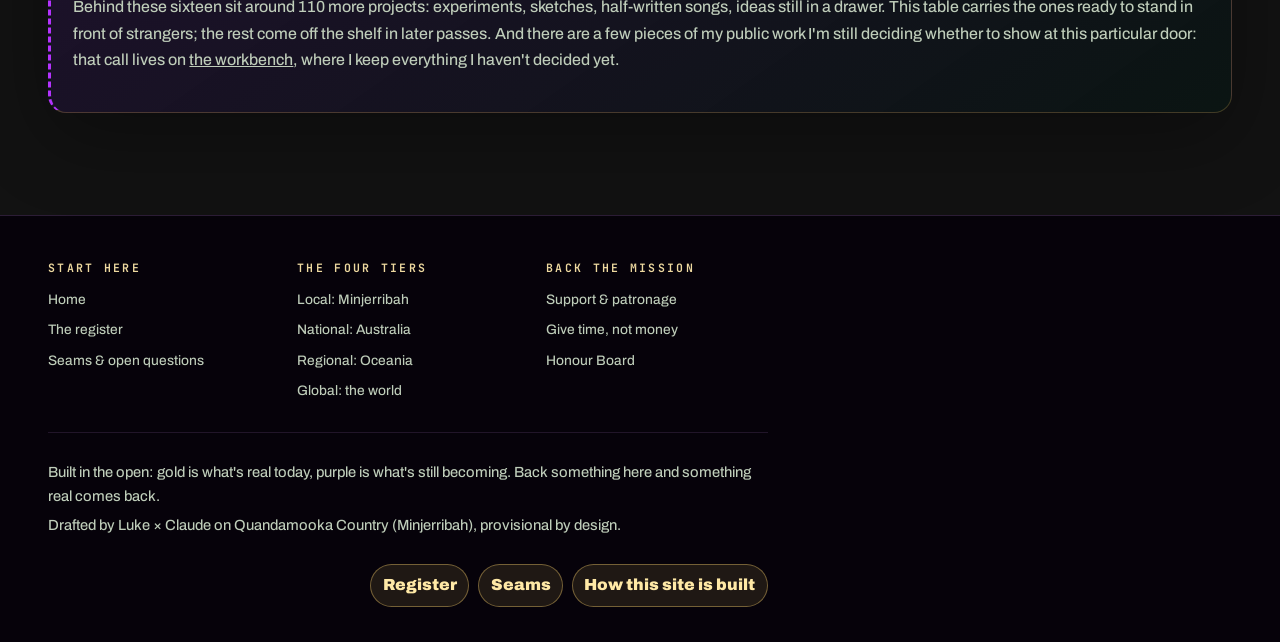
<file: register.html>
<!doctype html>
<html lang="en-AU">
<head>
  <meta charset="utf-8">
  <meta name="viewport" content="width=device-width, initial-scale=1">
  <title>The register | Right Place, Right Time</title>
  <meta name="description" content="Everything I build on one page. Sixteen projects, four honest lenses: where it lives, how real it is today, whether it travels, and whether it's proven record or still becoming.">
  <meta name="theme-color" content="#0e3b34">
  <link rel="icon" type="image/svg+xml" href="assets/favicon.svg">
  <link rel="preload" href="assets/fonts/archivo-var.woff2" as="font" type="font/woff2" crossorigin>
  <link rel="preload" href="assets/fonts/jetbrains-mono-var.woff2" as="font" type="font/woff2" crossorigin>
  <link rel="stylesheet" href="styles.css?v=rprt-v2">
</head>
<body data-theme="royal" data-page="register">
  <a class="skip-link" href="#main">Skip to content</a>
<header class="site-header">
  <a class="brand" href="index.html" aria-label="Right Place Right Time home"><span class="brand-mark" aria-hidden="true"><svg viewBox="0 0 64 64" focusable="false"><circle cx="32" cy="32" r="21" fill="none" stroke="#eed9a0" stroke-width="6"/><circle cx="32" cy="32" r="9" fill="#b533ff"/></svg></span><span class="brand-text"><strong>Right place</strong><span>right time</span></span></a>
  <nav class="site-nav" data-nav aria-label="Primary">
    <a href="local.html">Local</a>
    <a href="australia.html">Australia</a>
    <a href="oceania.html">Oceania</a>
    <a href="world.html">World</a>
    <a href="support.html">Support</a>
    <a href="seams.html">Seams</a>
  </nav>
  <button class="index-toggle" type="button" data-menu-toggle aria-expanded="false" aria-controls="site-index"><span class="index-toggle-lines" aria-hidden="true"><i></i><i></i><i></i></span><span class="index-toggle-label">Index</span></button>
</header>
  <main id="main">

    <section class="hero page-hero">
      <div class="hero-content reveal">
        <p class="eyebrow">The register / everything, spelled out</p>
        <h1>Everything I build, on one&nbsp;page.</h1>
        <p class="hero-copy">Sixteen projects, laid out plainly: where each one lives, how real it is today, whether it travels, and whether it's a sure thing or still an idea I'm working on. This is the simple version everything else on this site is drawn from, and I update it as things move.</p>
      </div>
    </section>

    <section class="section" id="axes">
      <div class="section-heading reveal">
        <div><p class="eyebrow">How I sort things</p><h2>Four simple questions.</h2></div>
        <p>Every project on this page answers the same four questions. I'm still working out if these are the right questions; more on that on <a href="seams.html">the workbench page</a>.</p>
      </div>
      <div class="feature-grid home-door-grid reveal">
        <article>
          <span class="card-number">01</span>
          <h3>Where</h3>
          <p>Local, Australia, our region, or the whole world: where each project naturally belongs, even when it also travels further than that.</p>
        </article>
        <article>
          <span class="card-number">02</span>
          <h3>How real is it</h3>
          <p>Proven (it's working right now and you can see it for yourself), active (it's running and still growing), or an idea (I haven't built it yet, on purpose; not built doesn't mean forgotten, it means I'm waiting for the right time or the right hands to help).</p>
        </article>
        <article>
          <span class="card-number">03</span>
          <h3>Does it travel</h3>
          <p>Stays put (only works where it is, like the market stall) or travels (like music and writing, which go wherever you take them). This matters more the further from home a project sits.</p>
        </article>
        <article>
          <span class="card-number">04</span>
          <h3>Gold or purple</h3>
          <p>Gold and solid means it's proven, real, something you can check for yourself. Purple and dashed means it's still my own idea, open to being argued with, changed, or knocked back altogether.</p>
        </article>
      </div>
    </section>

    <section class="section" id="table">
      <div class="table-scroll reveal">
        <table class="register-table">
          <caption>The register: provisional placements, re-shelving expected</caption>
          <thead>
            <tr><th scope="col">Project</th><th scope="col">One line</th><th scope="col">Where</th><th scope="col">How real</th><th scope="col">Travels</th><th scope="col">Register</th><th scope="col">Link</th></tr>
          </thead>
          <tbody>
            <tr><td>Strange but True</td><td>In-person tech, art and ideas help: stall, services, paid downloads. The live engine.</td><td>Local</td><td>Live today</td><td>In place</td><td class="cell-record">Record</td><td><a href="https://auraofintelligence.github.io/strange-but-true/" target="_blank" rel="noopener">Open</a></td></tr>
            <tr><td>Community Ledger &amp; Honour Board</td><td>An open thank-you list: who backed what, and what moved forward because of it.</td><td>Local</td><td>Alive &amp; growing</td><td>Travels</td><td class="cell-proposal">Proposal</td><td><a href="https://auraofintelligence.github.io/strange-but-true/community-ledger.html" target="_blank" rel="noopener">Open</a></td></tr>
            <tr><td>Cosmic Nexus</td><td>An adventure guide for careful wonder: travel planning and friendship, done kindly.</td><td>Local</td><td>Alive &amp; growing</td><td>Travels</td><td class="cell-proposal">Proposal</td><td><a href="https://auraofintelligence.github.io/strange-but-true-cosmic-nexus/" target="_blank" rel="noopener">Open</a></td></tr>
            <tr><td>Web3 Sensorium</td><td>A living digital copy of a place its own people can walk through and have a say over; starting with Minjerribah.</td><td>Local</td><td>An idea</td><td>Travels</td><td class="cell-proposal">Proposal</td><td><a href="https://auraofintelligence.github.io/straddie-digital-twin-builders/" target="_blank" rel="noopener">Open</a></td></tr>
            <tr><td>Country-first events &amp; film culture</td><td>Events and film festival planning for the island; moves only with the right yeses.</td><td>Local</td><td>An idea</td><td>In place</td><td class="cell-proposal">Proposal</td><td><a href="https://auraofintelligence.github.io/quandamooka-film-festival/" target="_blank" rel="noopener">Open</a></td></tr>
            <tr><td>P4A: the civic workbench</td><td>Practical ideas for a fairer country: public records, memory of the law, and rehearsing a referendum. Not a registered party.</td><td>Australia</td><td>Alive &amp; growing</td><td>Travels</td><td class="cell-proposal">Proposal</td><td><a href="https://auraofintelligence.github.io/p4a-xyz-cinema/" target="_blank" rel="noopener">Open</a></td></tr>
            <tr><td>Luke Catalyst: systems work</td><td>My speaking and systems work: calm software and automation with heart, for people who want less stress from their tools.</td><td>Australia</td><td>Live today</td><td>Travels</td><td class="cell-record">Record</td><td><a href="https://auraofintelligence.github.io/meet-luke/" target="_blank" rel="noopener">Open</a></td></tr>
            <tr><td>Grants &amp; civic submissions practice</td><td>Real grant applications and council submissions that move real projects forward; paid work that travels with me.</td><td>Australia</td><td>Alive &amp; growing</td><td>Travels</td><td class="cell-record">Record</td><td><a href="https://auraofintelligence.github.io/stradbroke-grants-lab/" target="_blank" rel="noopener">Open</a></td></tr>
            <tr><td>Community wealth &amp; mutuals</td><td>Neighbours sharing risk fairly so prevention beats premiums; worked out from Moreton Bay.</td><td>Australia</td><td>An idea</td><td>Travels</td><td class="cell-proposal">Proposal</td><td><a href="https://auraofintelligence.github.io/moreton-bay-community-wealth-and-mutuals/" target="_blank" rel="noopener">Open</a></td></tr>
            <tr><td>P4A Oceania</td><td>The same civic ideas offered across the Blue Pacific, as a gift, not an export.</td><td>Oceania</td><td>Alive &amp; growing</td><td>Travels</td><td class="cell-proposal">Proposal</td><td><a href="https://auraofintelligence.github.io/p4a-oceania-cinema/" target="_blank" rel="noopener">Open</a></td></tr>
            <tr><td>i C. infinity: the music universe</td><td>Four albums deep: songs as emotional technology and practical world-building.</td><td>World</td><td>Live today</td><td>Travels</td><td class="cell-record">Record</td><td><a href="https://auraofintelligence.github.io/i-C-infinity-music-universe/" target="_blank" rel="noopener">Open</a></td></tr>
            <tr><td>Project Odyssey</td><td>An eleven-year plan, roughly 256 countries and territories: the engine behind right place, right time.</td><td>World</td><td>An idea</td><td>Travels</td><td class="cell-proposal">Proposal</td><td><a href="https://auraofintelligence.github.io/Australian-world-travel/strategy.html" target="_blank" rel="noopener">Open</a></td></tr>
            <tr><td>Travel Oracle</td><td>My own travel-planning tool: reads the live signals and points to the next right place.</td><td>World</td><td>Alive &amp; growing</td><td>Travels</td><td class="cell-proposal">Proposal</td><td><a href="https://auraofintelligence.github.io/strange-but-true-travel-oracle/" target="_blank" rel="noopener">Open</a></td></tr>
            <tr><td>P4A Native Nations</td><td>A world chapter where every nation holds its own pen: treaty maps and consent-first agreements.</td><td>World</td><td>Alive &amp; growing</td><td>Travels</td><td class="cell-proposal">Proposal</td><td><a href="https://auraofintelligence.github.io/p4a-native-nations-cinema/" target="_blank" rel="noopener">Open</a></td></tr>
            <tr><td>GAJRA Earth</td><td>A global group for joyful responsible abundance: the values underneath everything I make.</td><td>World</td><td>An idea</td><td>Travels</td><td class="cell-proposal">Proposal</td><td><a href="https://auraofintelligence.github.io/gajra-earth-public-hub/" target="_blank" rel="noopener">Open</a></td></tr>
            <tr><td>AI-native indie distribution</td><td>Tools that keep indie musicians in charge in the AI era; the artist always keeps the final say.</td><td>World</td><td>Alive &amp; growing</td><td>Travels</td><td class="cell-record">Record</td><td><a href="https://auraofintelligence.github.io/ai-native-indie-distribution/" target="_blank" rel="noopener">Open</a></td></tr>
          </tbody>
        </table>
      </div>
    </section>

    <section class="section" id="unsorted">
      <div class="statement-card panel-proposal reveal">
        <p class="eyebrow">What's not on this table, and why</p>
        <h3>The workshop goes deeper than this page.</h3>
        <p>Behind these sixteen sit around 110 more projects: experiments, sketches, half-written songs, ideas still in a drawer. This table carries the ones ready to stand in front of strangers; the rest come off the shelf in later passes. And there are a few pieces of my public work I'm still deciding whether to show at this particular door: that call lives on <a href="seams.html">the workbench</a>, where I keep everything I haven't decided yet.</p>
      </div>
    </section>

  </main>
  <footer class="site-footer"><div><p>Built in the open: gold is what's real today, purple is what's still becoming. Back something here and something real comes back.</p><p>Drafted by Luke × Claude on Quandamooka Country (Minjerribah), provisional by design.</p></div><nav class="footer-links" aria-label="Footer links"><a href="register.html">Register</a><a href="seams.html">Seams</a><a href="https://github.com/auraofintelligence/right-place-right-time" target="_blank" rel="noopener">How this site is built</a></nav></footer>
  <script src="assets/core.js?v=rprt-v2"></script>
  <script src="script.js?v=rprt-v2"></script>
  <script src="assets/cinematic.js?v=rprt-v2"></script>
  <script src="assets/site-nav.js?v=rprt-v2"></script>
</body>
</html>
</file>
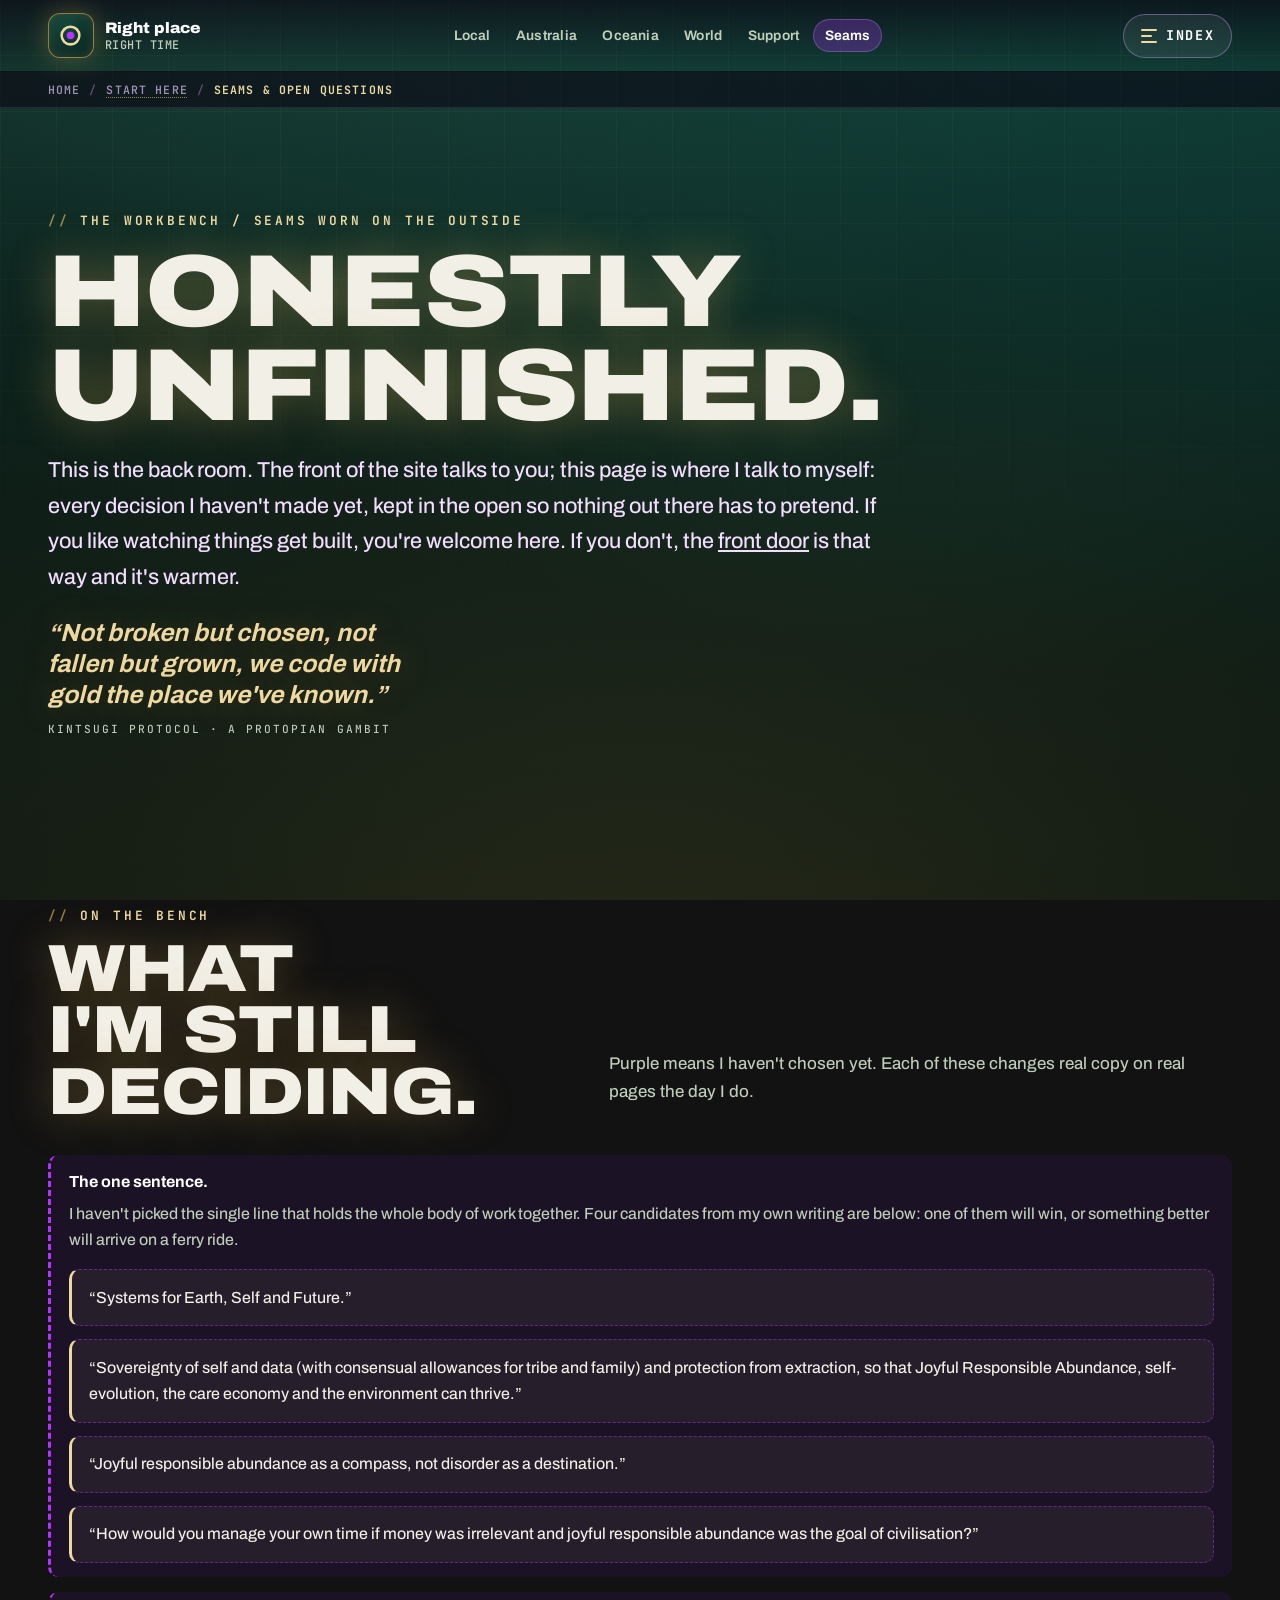
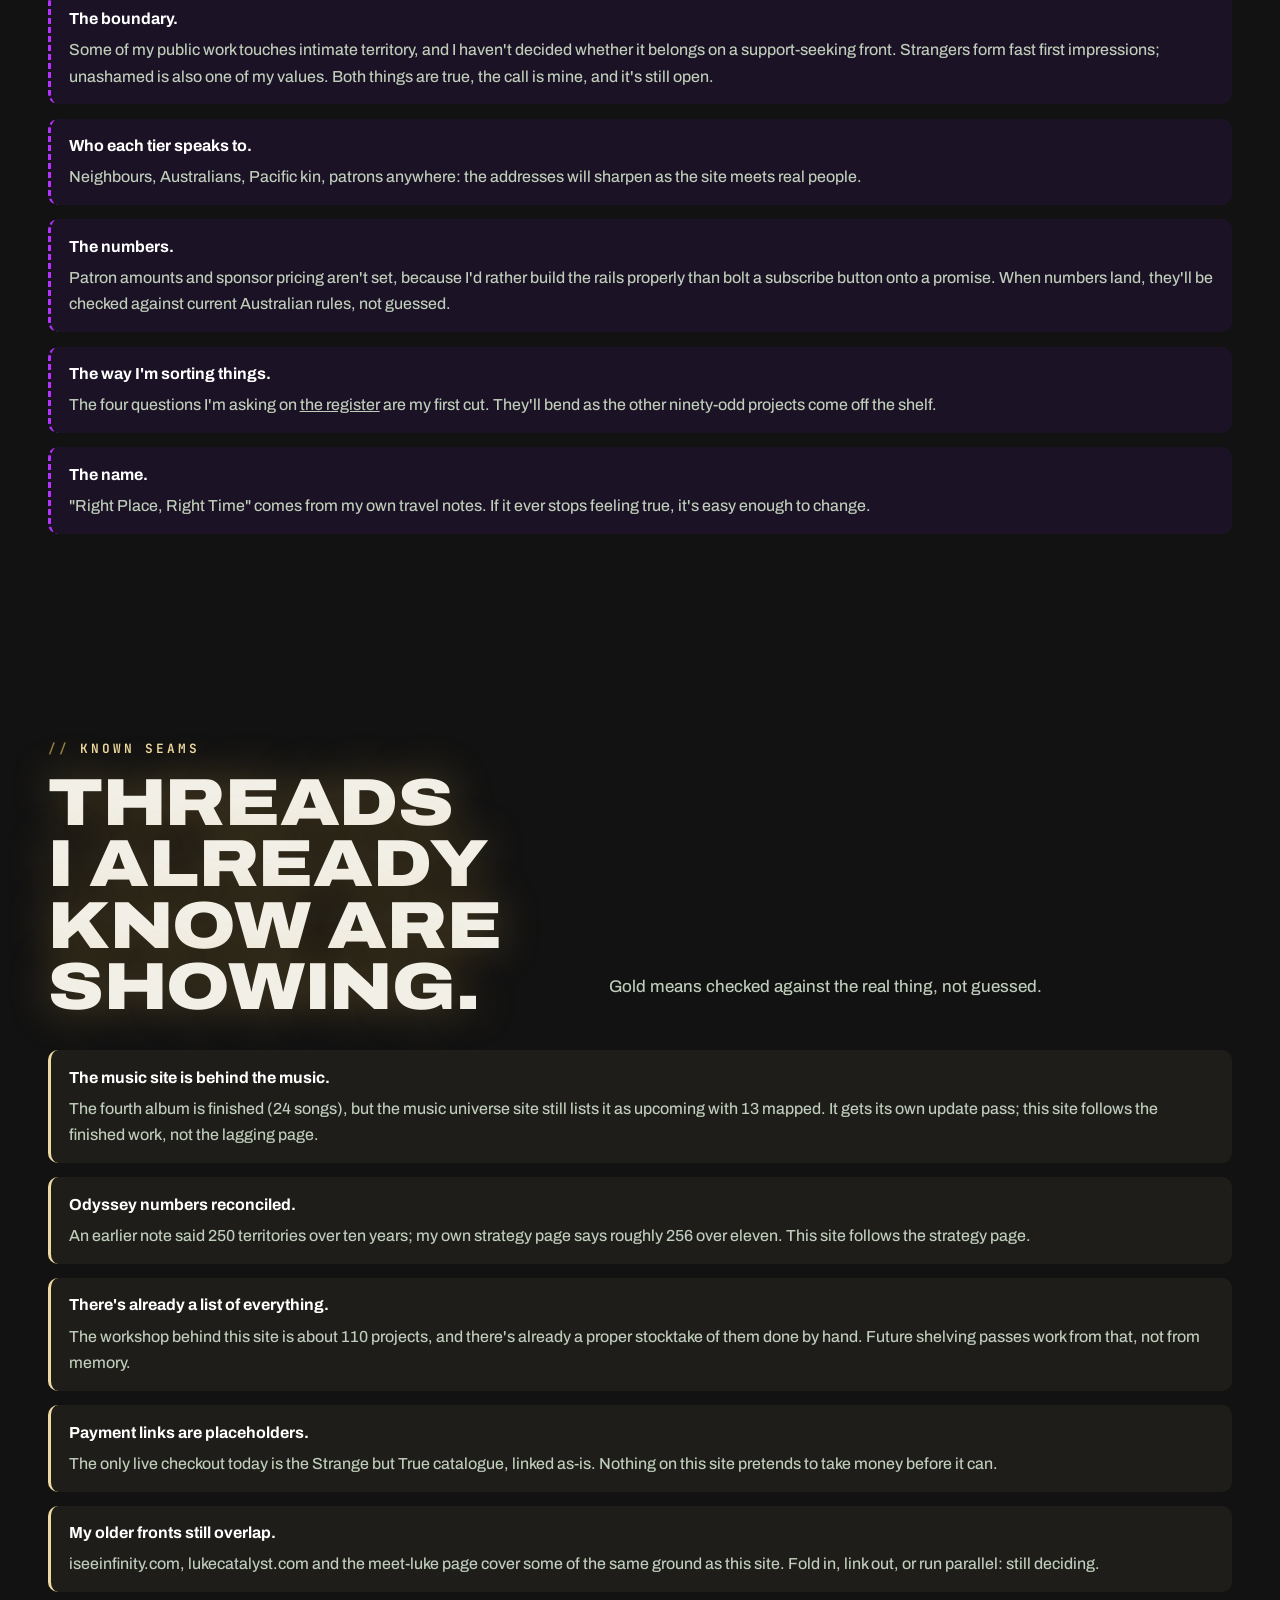
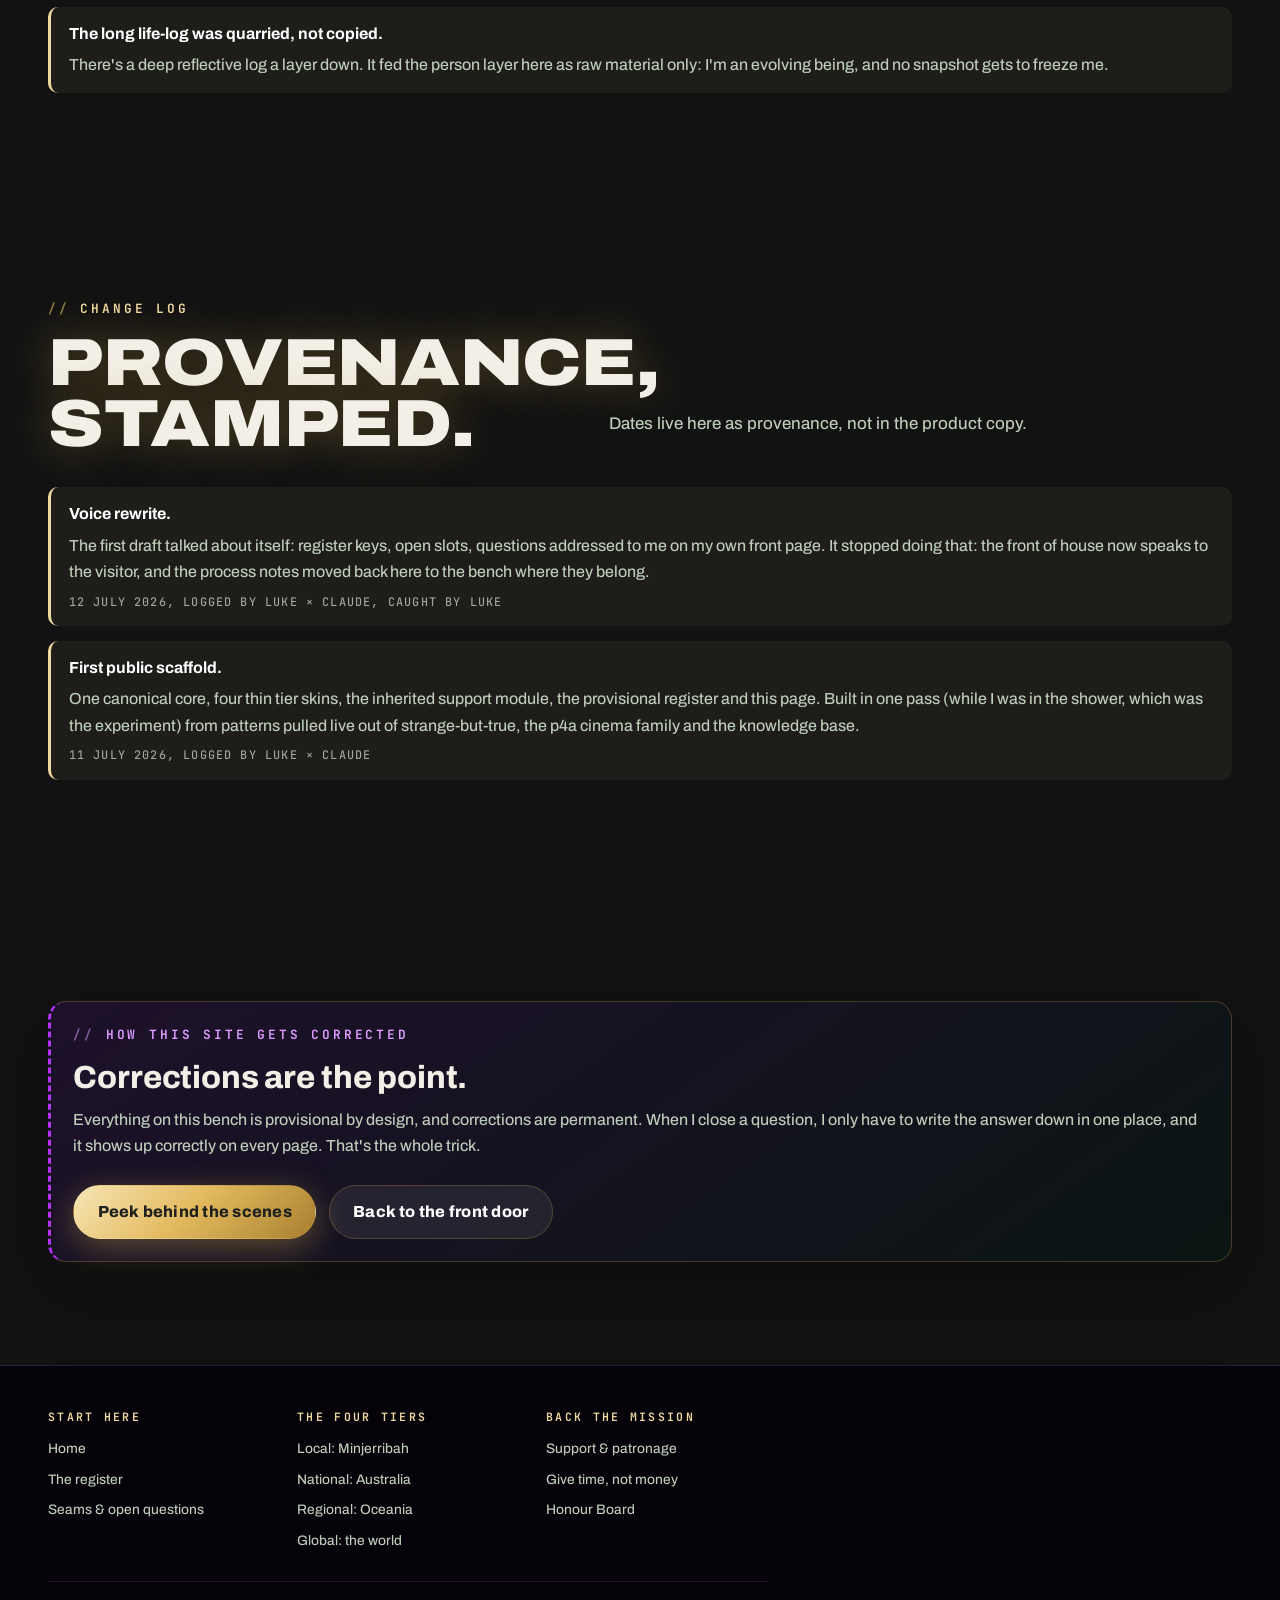
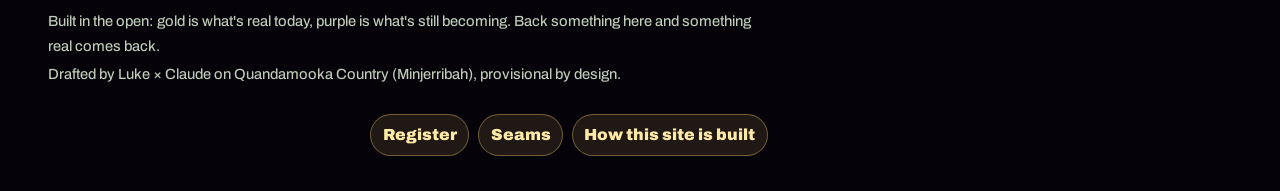
<file: seams.html>
<!doctype html>
<html lang="en-AU">
<head>
  <meta charset="utf-8">
  <meta name="viewport" content="width=device-width, initial-scale=1">
  <title>Seams & open questions | Right Place, Right Time</title>
  <meta name="description" content="What only Luke can answer: the spine, the public/private boundary, audiences, amounts, plus the known seams and the change log. Visible seams are a feature.">
  <meta name="theme-color" content="#0e3b34">
  <link rel="icon" type="image/svg+xml" href="assets/favicon.svg">
  <link rel="preload" href="assets/fonts/archivo-var.woff2" as="font" type="font/woff2" crossorigin>
  <link rel="preload" href="assets/fonts/jetbrains-mono-var.woff2" as="font" type="font/woff2" crossorigin>
  <link rel="stylesheet" href="styles.css?v=rprt-v2">
</head>
<body data-theme="royal" data-page="seams">
  <a class="skip-link" href="#main">Skip to content</a>
<header class="site-header">
  <a class="brand" href="index.html" aria-label="Right Place Right Time home"><span class="brand-mark" aria-hidden="true"><svg viewBox="0 0 64 64" focusable="false"><circle cx="32" cy="32" r="21" fill="none" stroke="#eed9a0" stroke-width="6"/><circle cx="32" cy="32" r="9" fill="#b533ff"/></svg></span><span class="brand-text"><strong>Right place</strong><span>right time</span></span></a>
  <nav class="site-nav" data-nav aria-label="Primary">
    <a href="local.html">Local</a>
    <a href="australia.html">Australia</a>
    <a href="oceania.html">Oceania</a>
    <a href="world.html">World</a>
    <a href="support.html">Support</a>
    <a href="seams.html">Seams</a>
  </nav>
  <button class="index-toggle" type="button" data-menu-toggle aria-expanded="false" aria-controls="site-index"><span class="index-toggle-lines" aria-hidden="true"><i></i><i></i><i></i></span><span class="index-toggle-label">Index</span></button>
</header>
  <main id="main">

    <section class="hero page-hero">
      <div class="hero-content reveal">
        <p class="eyebrow">The workbench / seams worn on the outside</p>
        <h1>Honestly unfinished.</h1>
        <p class="hero-copy">This is the back room. The front of the site talks to you; this page is where I talk to myself: every decision I haven't made yet, kept in the open so nothing out there has to pretend. If you like watching things get built, you're welcome here. If you don't, the <a href="index.html">front door</a> is that way and it's warmer.</p>
        <p class="song-line in-hero"><q>Not broken but chosen, not fallen but grown, we code with gold the place we've known.</q><small>Kintsugi Protocol · A Protopian Gambit</small></p>
      </div>
    </section>

    <section class="section" id="open-questions">
      <div class="section-heading reveal">
        <div><p class="eyebrow">On the bench</p><h2>What I'm still deciding.</h2></div>
        <p>Purple means I haven't chosen yet. Each of these changes real copy on real pages the day I do.</p>
      </div>
      <ul class="seam-log reveal">
        <li class="seam-open"><strong>The one sentence.</strong> I haven't picked the single line that holds the whole body of work together. Four candidates from my own writing are below: one of them will win, or something better will arrive on a ferry ride.
          <ul class="quote-list" data-spine-candidates></ul>
        </li>
        <li class="seam-open"><strong>The boundary.</strong> Some of my public work touches intimate territory, and I haven't decided whether it belongs on a support-seeking front. Strangers form fast first impressions; unashamed is also one of my values. Both things are true, the call is mine, and it's still open.</li>
        <li class="seam-open"><strong>Who each tier speaks to.</strong> Neighbours, Australians, Pacific kin, patrons anywhere: the addresses will sharpen as the site meets real people.</li>
        <li class="seam-open"><strong>The numbers.</strong> Patron amounts and sponsor pricing aren't set, because I'd rather build the rails properly than bolt a subscribe button onto a promise. When numbers land, they'll be checked against current Australian rules, not guessed.</li>
        <li class="seam-open"><strong>The way I'm sorting things.</strong> The four questions I'm asking on <a href="register.html">the register</a> are my first cut. They'll bend as the other ninety-odd projects come off the shelf.</li>
        <li class="seam-open"><strong>The name.</strong> "Right Place, Right Time" comes from my own travel notes. If it ever stops feeling true, it's easy enough to change.</li>
      </ul>
    </section>

    <section class="section" id="known-seams">
      <div class="section-heading reveal">
        <div><p class="eyebrow">Known seams</p><h2>Threads I already know are showing.</h2></div>
        <p>Gold means checked against the real thing, not guessed.</p>
      </div>
      <ul class="seam-log reveal">
        <li><strong>The music site is behind the music.</strong> The fourth album is finished (24 songs), but the music universe site still lists it as upcoming with 13 mapped. It gets its own update pass; this site follows the finished work, not the lagging page.</li>
        <li><strong>Odyssey numbers reconciled.</strong> An earlier note said 250 territories over ten years; my own strategy page says roughly 256 over eleven. This site follows the strategy page.</li>
        <li><strong>There's already a list of everything.</strong> The workshop behind this site is about 110 projects, and there's already a proper stocktake of them done by hand. Future shelving passes work from that, not from memory.</li>
        <li><strong>Payment links are placeholders.</strong> The only live checkout today is the Strange but True catalogue, linked as-is. Nothing on this site pretends to take money before it can.</li>
        <li><strong>My older fronts still overlap.</strong> iseeinfinity.com, lukecatalyst.com and the meet-luke page cover some of the same ground as this site. Fold in, link out, or run parallel: still deciding.</li>
        <li><strong>The long life-log was quarried, not copied.</strong> There's a deep reflective log a layer down. It fed the person layer here as raw material only: I'm an evolving being, and no snapshot gets to freeze me.</li>
      </ul>
    </section>

    <section class="section" id="changelog">
      <div class="section-heading reveal">
        <div><p class="eyebrow">Change log</p><h2>Provenance, stamped.</h2></div>
        <p>Dates live here as provenance, not in the product copy.</p>
      </div>
      <ul class="seam-log reveal">
        <li><strong>Voice rewrite.</strong> The first draft talked about itself: register keys, open slots, questions addressed to me on my own front page. It stopped doing that: the front of house now speaks to the visitor, and the process notes moved back here to the bench where they belong.<small>12 July 2026, logged by Luke × Claude, caught by Luke</small></li>
        <li><strong>First public scaffold.</strong> One canonical core, four thin tier skins, the inherited support module, the provisional register and this page. Built in one pass (while I was in the shower, which was the experiment) from patterns pulled live out of strange-but-true, the p4a cinema family and the knowledge base.<small>11 July 2026, logged by Luke × Claude</small></li>
      </ul>
    </section>

    <section class="section">
      <div class="statement-card panel-proposal reveal">
        <p class="eyebrow">How this site gets corrected</p>
        <h3>Corrections are the point.</h3>
        <p>Everything on this bench is provisional by design, and corrections are permanent. When I close a question, I only have to write the answer down in one place, and it shows up correctly on every page. That's the whole trick.</p>
        <div class="hero-actions"><a class="button button-primary" href="https://github.com/auraofintelligence/right-place-right-time" target="_blank" rel="noopener">Peek behind the scenes</a><a class="button button-secondary" href="index.html">Back to the front door</a></div>
      </div>
    </section>

  </main>
  <footer class="site-footer"><div><p>Built in the open: gold is what's real today, purple is what's still becoming. Back something here and something real comes back.</p><p>Drafted by Luke × Claude on Quandamooka Country (Minjerribah), provisional by design.</p></div><nav class="footer-links" aria-label="Footer links"><a href="register.html">Register</a><a href="seams.html">Seams</a><a href="https://github.com/auraofintelligence/right-place-right-time" target="_blank" rel="noopener">How this site is built</a></nav></footer>
  <script src="assets/core.js?v=rprt-v2"></script>
  <script src="script.js?v=rprt-v2"></script>
  <script src="assets/cinematic.js?v=rprt-v2"></script>
  <script src="assets/site-nav.js?v=rprt-v2"></script>
</body>
</html>
</file>
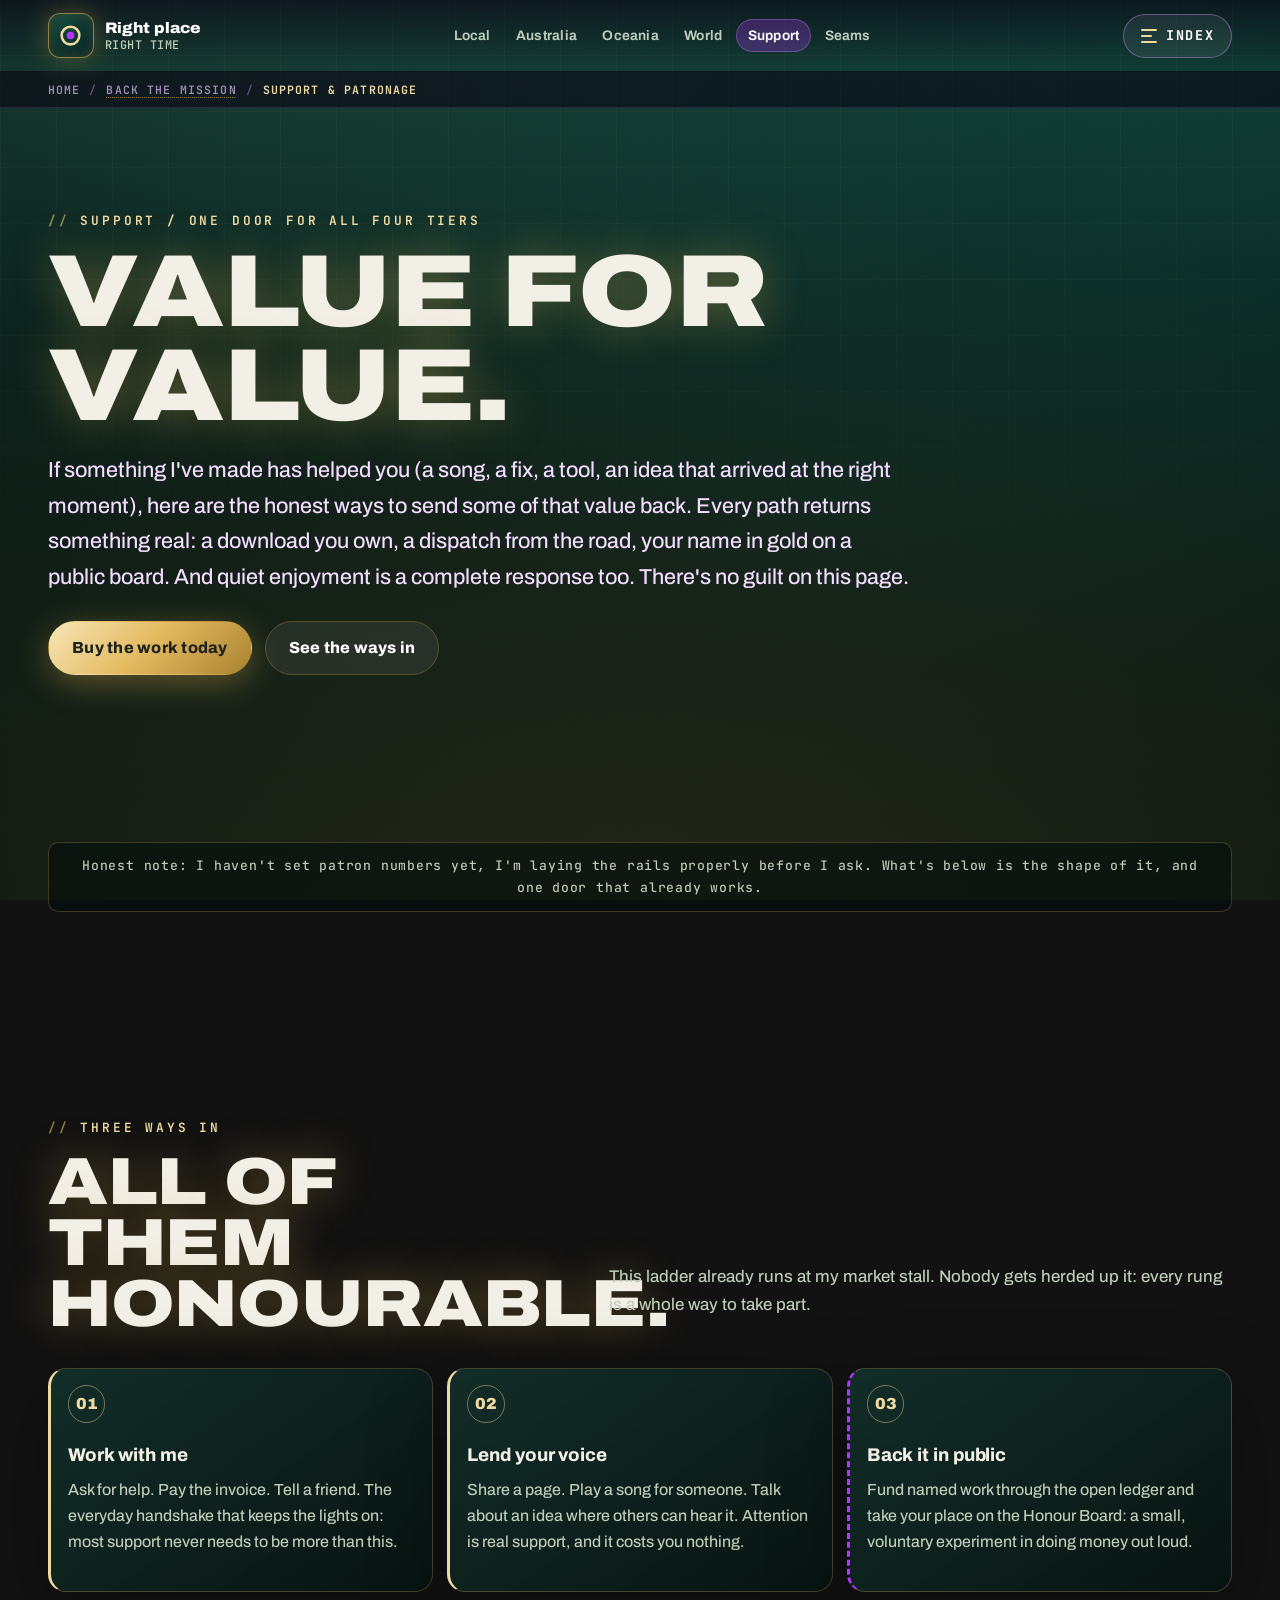
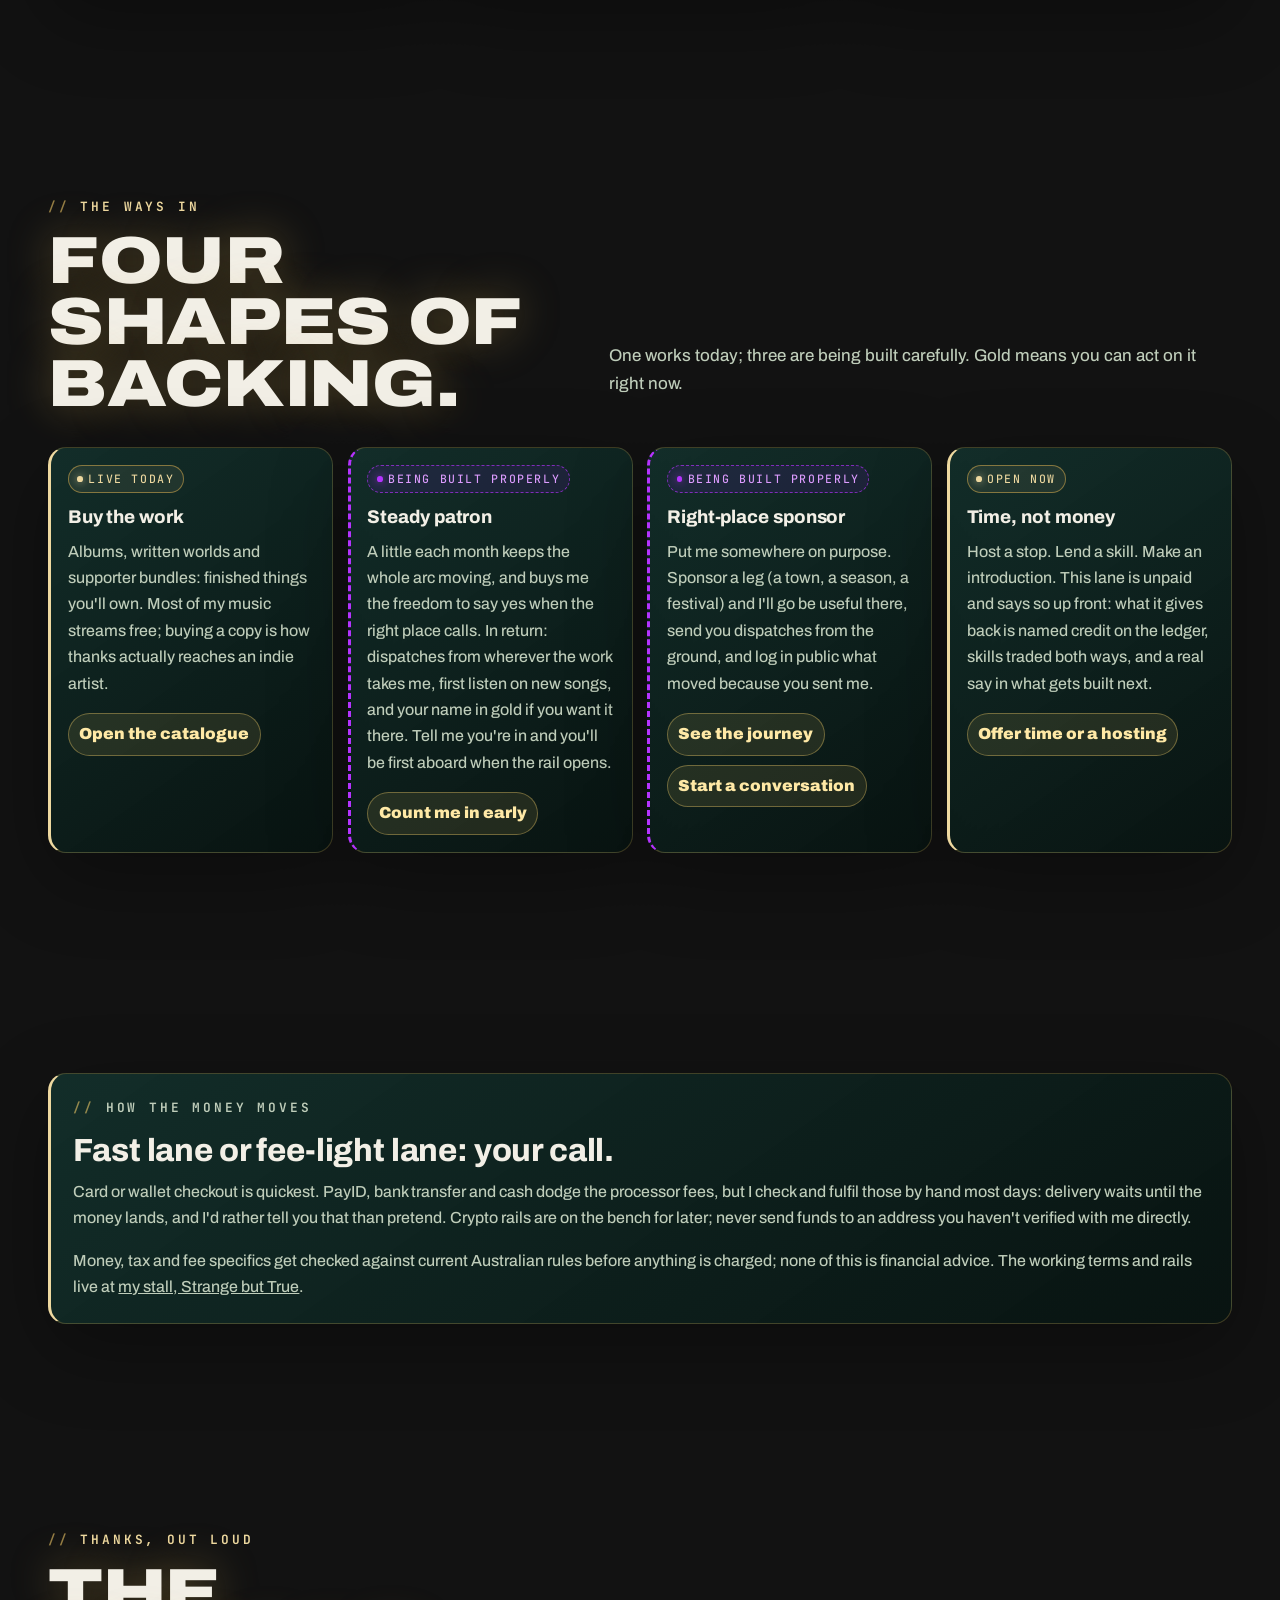
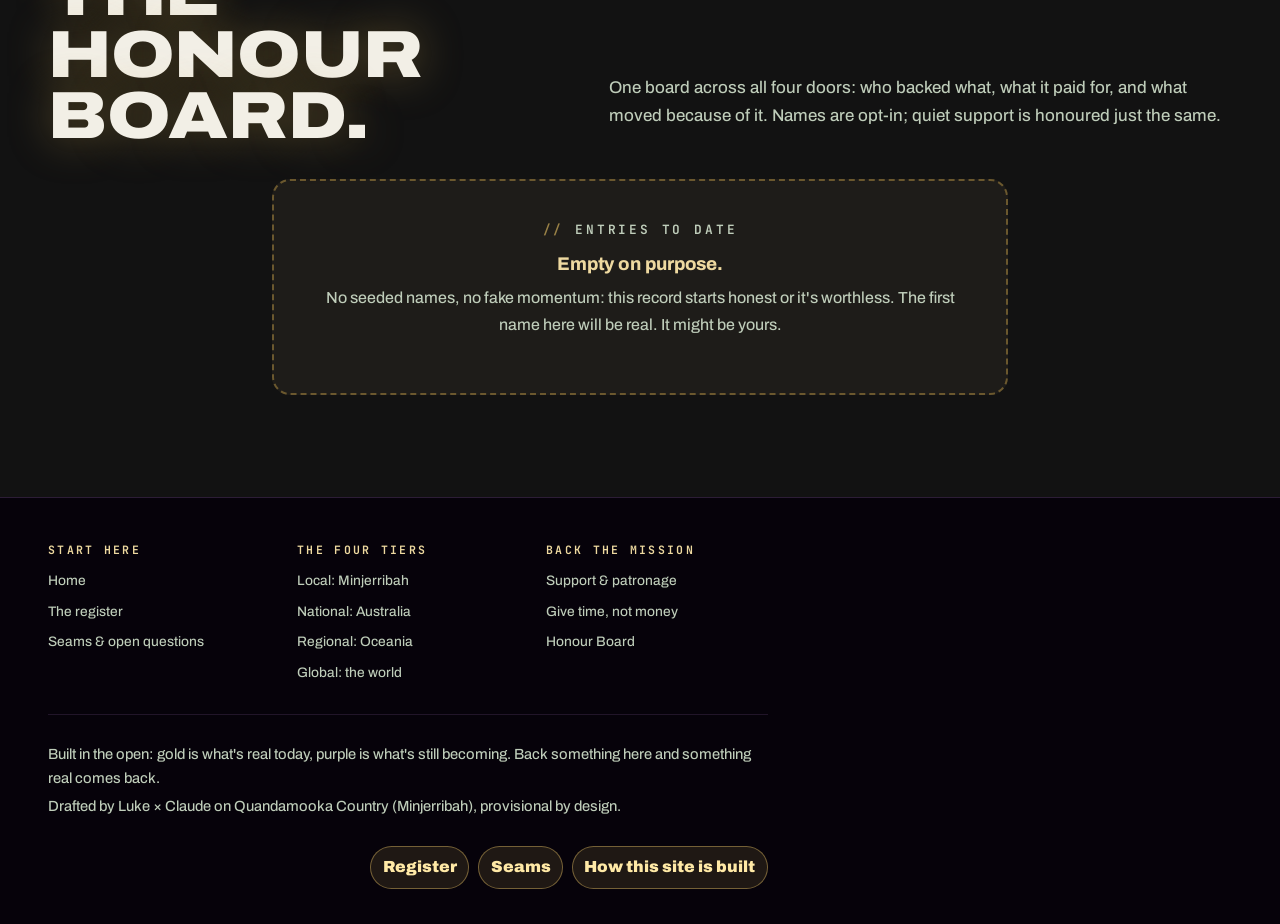
<file: support.html>
<!doctype html>
<html lang="en-AU">
<head>
  <meta charset="utf-8">
  <meta name="viewport" content="width=device-width, initial-scale=1">
  <title>Support & patronage | Right Place, Right Time</title>
  <meta name="description" content="Back the mission, value for value: buy the finished work today, become a steady patron, sponsor a place-and-time, or give time instead of money. Honest rails, public ledger, real returns.">
  <meta name="theme-color" content="#0e3b34">
  <link rel="icon" type="image/svg+xml" href="assets/favicon.svg">
  <link rel="preload" href="assets/fonts/archivo-var.woff2" as="font" type="font/woff2" crossorigin>
  <link rel="preload" href="assets/fonts/jetbrains-mono-var.woff2" as="font" type="font/woff2" crossorigin>
  <link rel="stylesheet" href="styles.css?v=rprt-v2">
</head>
<body data-theme="royal" data-page="support">
  <a class="skip-link" href="#main">Skip to content</a>
<header class="site-header">
  <a class="brand" href="index.html" aria-label="Right Place Right Time home"><span class="brand-mark" aria-hidden="true"><svg viewBox="0 0 64 64" focusable="false"><circle cx="32" cy="32" r="21" fill="none" stroke="#eed9a0" stroke-width="6"/><circle cx="32" cy="32" r="9" fill="#b533ff"/></svg></span><span class="brand-text"><strong>Right place</strong><span>right time</span></span></a>
  <nav class="site-nav" data-nav aria-label="Primary">
    <a href="local.html">Local</a>
    <a href="australia.html">Australia</a>
    <a href="oceania.html">Oceania</a>
    <a href="world.html">World</a>
    <a href="support.html">Support</a>
    <a href="seams.html">Seams</a>
  </nav>
  <button class="index-toggle" type="button" data-menu-toggle aria-expanded="false" aria-controls="site-index"><span class="index-toggle-lines" aria-hidden="true"><i></i><i></i><i></i></span><span class="index-toggle-label">Index</span></button>
</header>
  <main id="main">

    <section class="hero page-hero">
      <div class="hero-content reveal">
        <p class="eyebrow">Support / one door for all four tiers</p>
        <h1>Value for value.</h1>
        <p class="hero-copy">If something I've made has helped you (a song, a fix, a tool, an idea that arrived at the right moment), here are the honest ways to send some of that value back. Every path returns something real: a download you own, a dispatch from the road, your name in gold on a public board. And quiet enjoyment is a complete response too. There's no guilt on this page.</p>
        <div class="hero-actions">
          <a class="button button-primary" href="https://auraofintelligence.github.io/strange-but-true/downloads.html" target="_blank" rel="noopener">Buy the work today</a>
          <a class="button button-secondary" href="#shapes">See the ways in</a>
        </div>
      </div>
    </section>

    <section class="section">
      <div class="notice-strip reveal" role="note">Honest note: I haven't set patron numbers yet, I'm laying the rails properly before I ask. What's below is the shape of it, and one door that already works.</div>
    </section>

    <section class="section" id="ladder">
      <div class="section-heading reveal">
        <div><p class="eyebrow">Three ways in</p><h2>All of them honourable.</h2></div>
        <p>This ladder already runs at my market stall. Nobody gets herded up it: every rung is a whole way to take part.</p>
      </div>
      <div class="feature-grid three reveal">
        <article class="panel-record">
          <span class="card-number">01</span>
          <h3>Work with me</h3>
          <p>Ask for help. Pay the invoice. Tell a friend. The everyday handshake that keeps the lights on: most support never needs to be more than this.</p>
        </article>
        <article class="panel-record">
          <span class="card-number">02</span>
          <h3>Lend your voice</h3>
          <p>Share a page. Play a song for someone. Talk about an idea where others can hear it. Attention is real support, and it costs you nothing.</p>
        </article>
        <article class="panel-proposal">
          <span class="card-number">03</span>
          <h3>Back it in public</h3>
          <p>Fund named work through the open ledger and take your place on the Honour Board: a small, voluntary experiment in doing money out loud.</p>
        </article>
      </div>
    </section>

    <section class="section" id="shapes">
      <div class="section-heading reveal">
        <div><p class="eyebrow">The ways in</p><h2>Four shapes of backing.</h2></div>
        <p>One works today; three are being built carefully. Gold means you can act on it right now.</p>
      </div>
      <div class="feature-grid home-door-grid reveal">
        <article class="panel-record">
          <p class="chip-row"><span class="register-chip chip-record">Live today</span></p>
          <h3>Buy the work</h3>
          <p>Albums, written worlds and supporter bundles: finished things you'll own. Most of my music streams free; buying a copy is how thanks actually reaches an indie artist.</p>
          <div class="source-links"><a href="https://auraofintelligence.github.io/strange-but-true/downloads.html" target="_blank" rel="noopener">Open the catalogue</a></div>
        </article>
        <article class="panel-proposal">
          <p class="chip-row"><span class="register-chip chip-proposal">Being built properly</span></p>
          <h3>Steady patron</h3>
          <p>A little each month keeps the whole arc moving, and buys me the freedom to say yes when the right place calls. In return: dispatches from wherever the work takes me, first listen on new songs, and your name in gold if you want it there. Tell me you're in and you'll be first aboard when the rail opens.</p>
          <div class="source-links"><a href="https://auraofintelligence.github.io/strange-but-true/contact.html" target="_blank" rel="noopener">Count me in early</a></div>
        </article>
        <article class="panel-proposal">
          <p class="chip-row"><span class="register-chip chip-proposal">Being built properly</span></p>
          <h3>Right-place sponsor</h3>
          <p>Put me somewhere on purpose. Sponsor a leg (a town, a season, a festival) and I'll go be useful there, send you dispatches from the ground, and log in public what moved because you sent me.</p>
          <div class="source-links"><a href="world.html#odyssey">See the journey</a><a href="https://auraofintelligence.github.io/strange-but-true/contact.html" target="_blank" rel="noopener">Start a conversation</a></div>
        </article>
        <article class="panel-record" id="participate">
          <p class="chip-row"><span class="register-chip chip-record">Open now</span></p>
          <h3>Time, not money</h3>
          <p>Host a stop. Lend a skill. Make an introduction. This lane is unpaid and says so up front: what it gives back is named credit on the ledger, skills traded both ways, and a real say in what gets built next.</p>
          <div class="source-links"><a href="https://auraofintelligence.github.io/strange-but-true/contact.html" target="_blank" rel="noopener">Offer time or a hosting</a></div>
        </article>
      </div>
    </section>

    <section class="section" id="rails">
      <div class="statement-card panel-record reveal">
        <p class="eyebrow">How the money moves</p>
        <h3>Fast lane or fee-light lane: your call.</h3>
        <p>Card or wallet checkout is quickest. PayID, bank transfer and cash dodge the processor fees, but I check and fulfil those by hand most days: delivery waits until the money lands, and I'd rather tell you that than pretend. Crypto rails are on the bench for later; never send funds to an address you haven't verified with me directly.</p>
        <p class="ledger-note">Money, tax and fee specifics get checked against current Australian rules before anything is charged; none of this is financial advice. The working terms and rails live at <a href="https://auraofintelligence.github.io/strange-but-true/terms.html" target="_blank" rel="noopener">my stall, Strange but True</a>.</p>
      </div>
    </section>

    <section class="section" id="honour-board">
      <div class="section-heading reveal">
        <div><p class="eyebrow">Thanks, out loud</p><h2>The Honour Board.</h2></div>
        <p>One board across all four doors: who backed what, what it paid for, and what moved because of it. Names are opt-in; quiet support is honoured just the same.</p>
      </div>
      <div class="honour-board reveal">
        <p class="eyebrow">Entries to date</p>
        <h3>Empty on purpose.</h3>
        <p>No seeded names, no fake momentum: this record starts honest or it's worthless. The first name here will be real. It might be yours.</p>
      </div>
    </section>

  </main>
  <footer class="site-footer"><div><p>Built in the open: gold is what's real today, purple is what's still becoming. Back something here and something real comes back.</p><p>Drafted by Luke × Claude on Quandamooka Country (Minjerribah), provisional by design.</p></div><nav class="footer-links" aria-label="Footer links"><a href="register.html">Register</a><a href="seams.html">Seams</a><a href="https://github.com/auraofintelligence/right-place-right-time" target="_blank" rel="noopener">How this site is built</a></nav></footer>
  <script src="assets/core.js?v=rprt-v2"></script>
  <script src="script.js?v=rprt-v2"></script>
  <script src="assets/cinematic.js?v=rprt-v2"></script>
  <script src="assets/site-nav.js?v=rprt-v2"></script>
</body>
</html>
</file>
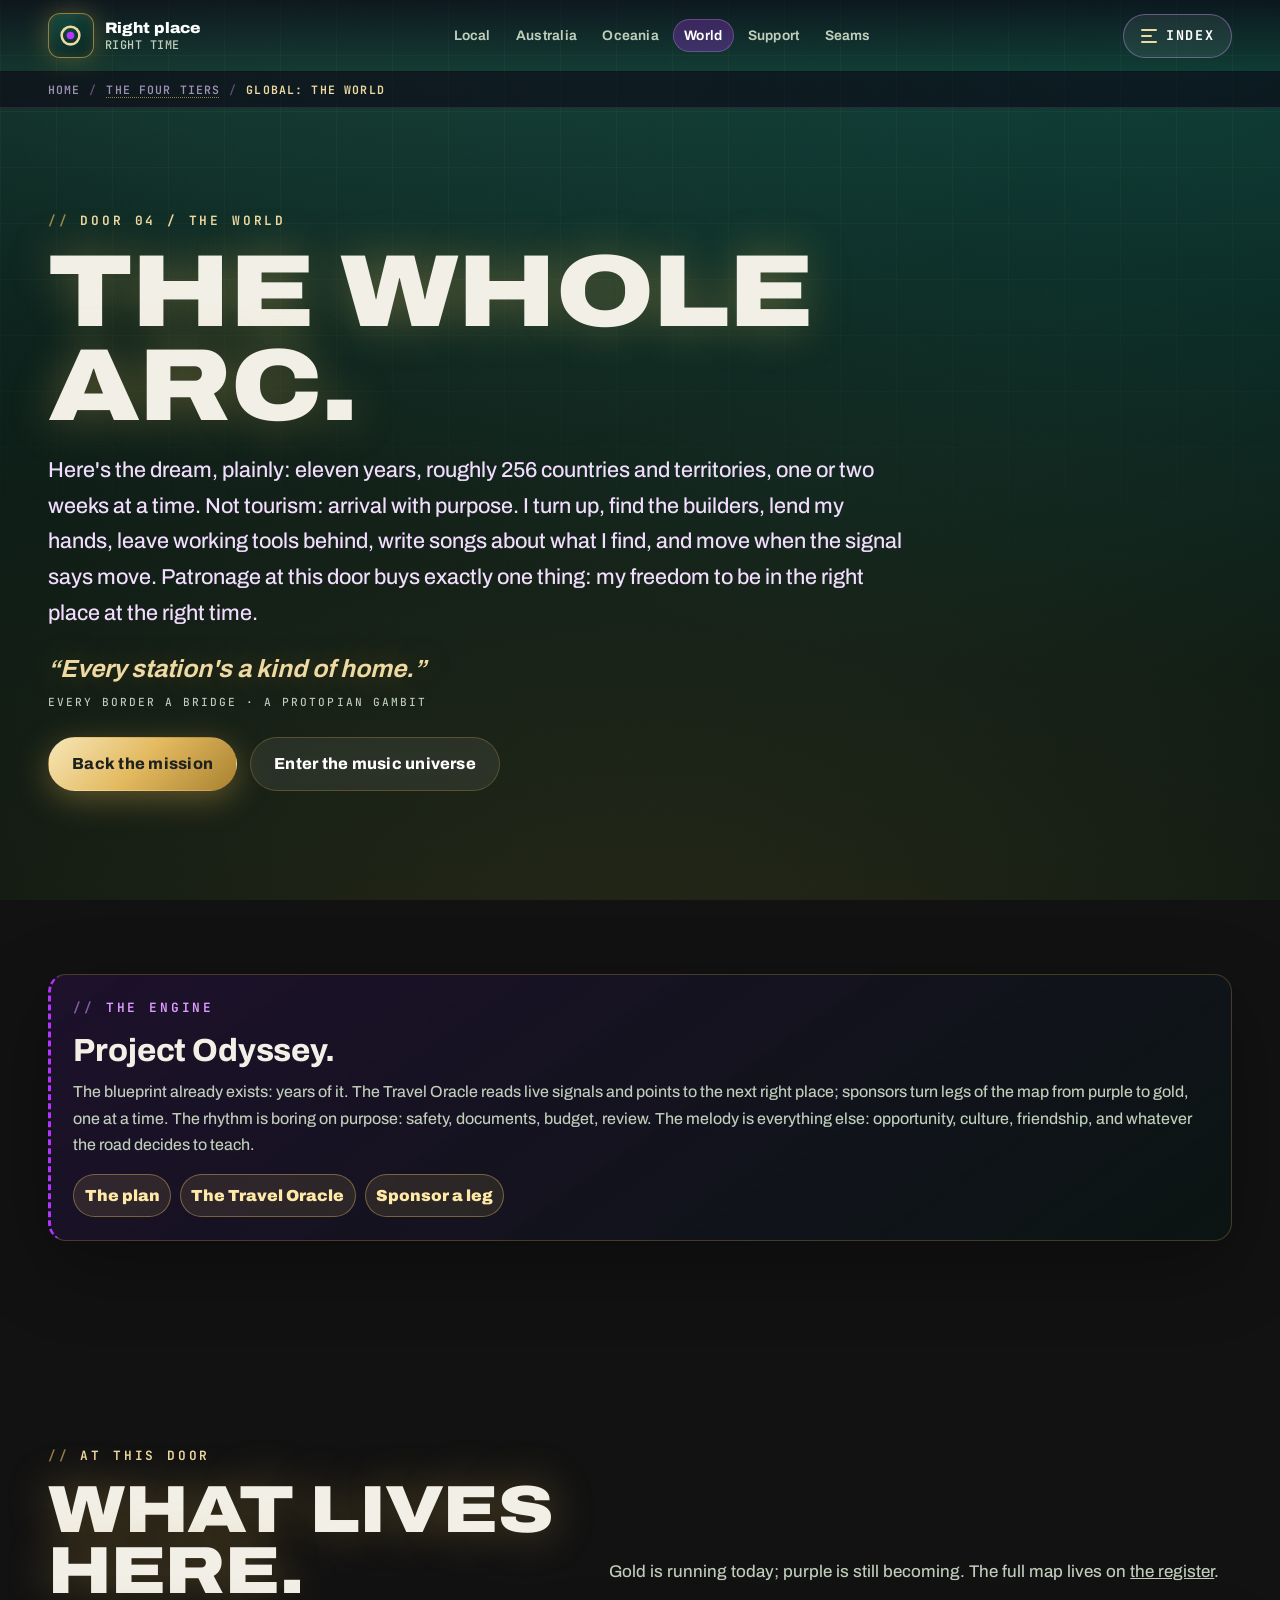
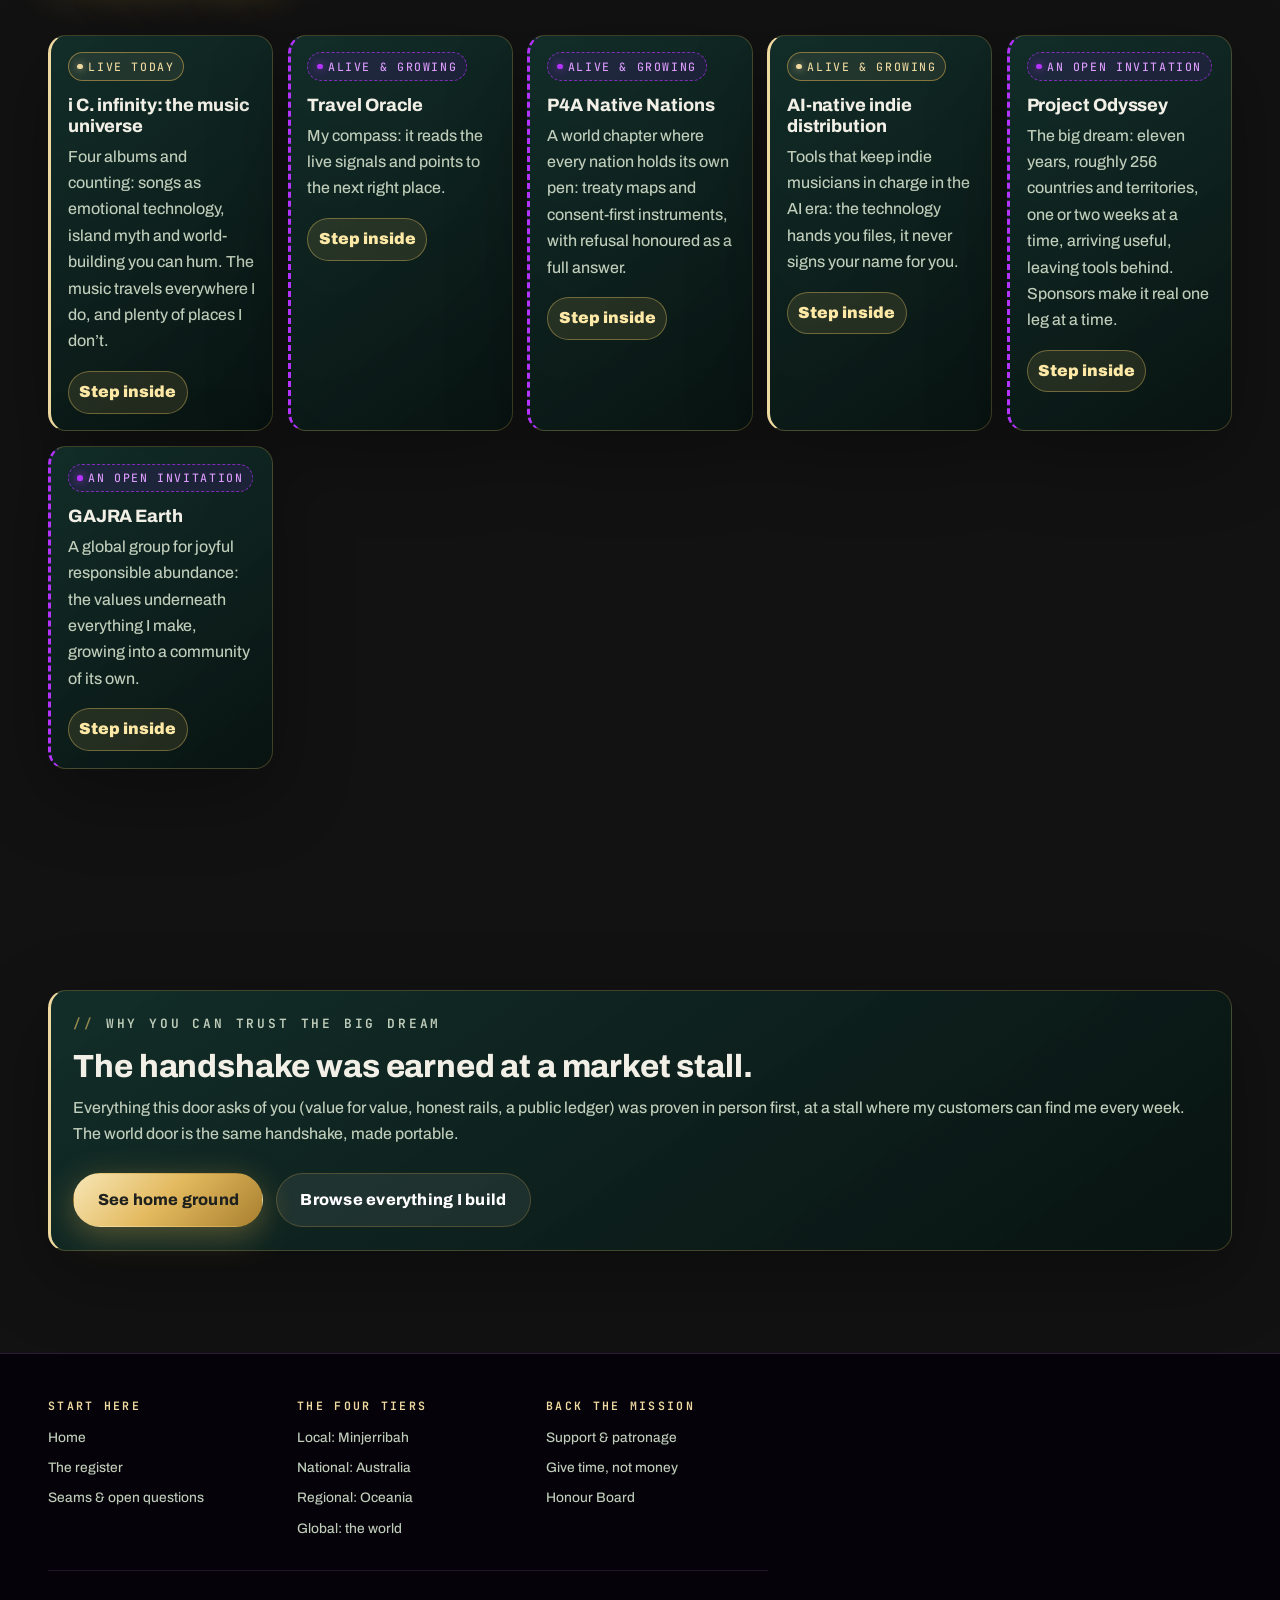
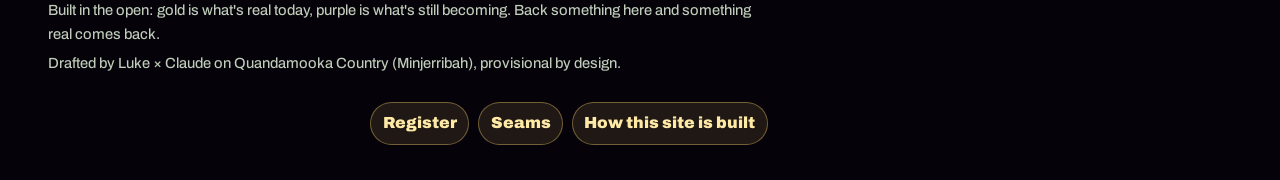
<file: world.html>
<!doctype html>
<html lang="en-AU">
<head>
  <meta charset="utf-8">
  <meta name="viewport" content="width=device-width, initial-scale=1">
  <title>Global: the world | Right Place, Right Time</title>
  <meta name="description" content="The global tier: four albums of portable music, the Project Odyssey blueprint across ~256 territories, and the planetary frames. Where patronage buys the most freedom of movement.">
  <meta name="theme-color" content="#0e3b34">
  <link rel="icon" type="image/svg+xml" href="assets/favicon.svg">
  <link rel="preload" href="assets/fonts/archivo-var.woff2" as="font" type="font/woff2" crossorigin>
  <link rel="preload" href="assets/fonts/jetbrains-mono-var.woff2" as="font" type="font/woff2" crossorigin>
  <link rel="stylesheet" href="styles.css?v=rprt-v2">
</head>
<body data-theme="royal" data-page="world">
  <a class="skip-link" href="#main">Skip to content</a>
<header class="site-header">
  <a class="brand" href="index.html" aria-label="Right Place Right Time home"><span class="brand-mark" aria-hidden="true"><svg viewBox="0 0 64 64" focusable="false"><circle cx="32" cy="32" r="21" fill="none" stroke="#eed9a0" stroke-width="6"/><circle cx="32" cy="32" r="9" fill="#b533ff"/></svg></span><span class="brand-text"><strong>Right place</strong><span>right time</span></span></a>
  <nav class="site-nav" data-nav aria-label="Primary">
    <a href="local.html">Local</a>
    <a href="australia.html">Australia</a>
    <a href="oceania.html">Oceania</a>
    <a href="world.html">World</a>
    <a href="support.html">Support</a>
    <a href="seams.html">Seams</a>
  </nav>
  <button class="index-toggle" type="button" data-menu-toggle aria-expanded="false" aria-controls="site-index"><span class="index-toggle-lines" aria-hidden="true"><i></i><i></i><i></i></span><span class="index-toggle-label">Index</span></button>
</header>
  <main id="main">

    <section class="hero page-hero">
      <div class="hero-content reveal">
        <p class="eyebrow">Door 04 / The world</p>
        <h1>The whole arc.</h1>
        <p class="hero-copy">Here's the dream, plainly: eleven years, roughly 256 countries and territories, one or two weeks at a time. Not tourism: arrival with purpose. I turn up, find the builders, lend my hands, leave working tools behind, write songs about what I find, and move when the signal says move. Patronage at this door buys exactly one thing: my freedom to be in the right place at the right time.</p>
        <p class="song-line in-hero"><q>Every station's a kind of home.</q><small>Every Border a Bridge · A Protopian Gambit</small></p>
        <div class="hero-actions">
          <a class="button button-primary" href="support.html">Back the mission</a>
          <a class="button button-secondary" href="https://auraofintelligence.github.io/i-C-infinity-music-universe/" target="_blank" rel="noopener">Enter the music universe</a>
        </div>
      </div>
    </section>

    <section class="section" id="odyssey">
      <div class="statement-card panel-proposal reveal">
        <p class="eyebrow">The engine</p>
        <h3>Project Odyssey.</h3>
        <p>The blueprint already exists: years of it. The Travel Oracle reads live signals and points to the next right place; sponsors turn legs of the map from purple to gold, one at a time. The rhythm is boring on purpose: safety, documents, budget, review. The melody is everything else: opportunity, culture, friendship, and whatever the road decides to teach.</p>
        <div class="source-links"><a href="https://auraofintelligence.github.io/Australian-world-travel/strategy.html" target="_blank" rel="noopener">The plan</a><a href="https://auraofintelligence.github.io/strange-but-true-travel-oracle/" target="_blank" rel="noopener">The Travel Oracle</a><a href="support.html">Sponsor a leg</a></div>
      </div>
    </section>

    <section class="section" id="projects">
      <div class="section-heading reveal">
        <div><p class="eyebrow">At this door</p><h2>What lives here.</h2></div>
        <p>Gold is running today; purple is still becoming. The full map lives on <a href="register.html">the register</a>.</p>
      </div>
      <div class="feature-grid home-door-grid reveal" data-project-grid data-scale="world"></div>
      <noscript><p class="ledger-note">Everything here is also listed in plain text on <a href="register.html">the register page</a>.</p></noscript>
    </section>

    <section class="section">
      <div class="statement-card panel-record reveal">
        <p class="eyebrow">Why you can trust the big dream</p>
        <h3>The handshake was earned at a market stall.</h3>
        <p>Everything this door asks of you (value for value, honest rails, a public ledger) was proven in person first, at a stall where my customers can find me every week. The world door is the same handshake, made portable.</p>
        <div class="hero-actions"><a class="button button-primary" href="local.html">See home ground</a><a class="button button-secondary" href="register.html">Browse everything I build</a></div>
      </div>
    </section>

  </main>
  <footer class="site-footer"><div><p>Built in the open: gold is what's real today, purple is what's still becoming. Back something here and something real comes back.</p><p>Drafted by Luke × Claude on Quandamooka Country (Minjerribah), provisional by design.</p></div><nav class="footer-links" aria-label="Footer links"><a href="register.html">Register</a><a href="seams.html">Seams</a><a href="https://github.com/auraofintelligence/right-place-right-time" target="_blank" rel="noopener">How this site is built</a></nav></footer>
  <script src="assets/core.js?v=rprt-v2"></script>
  <script src="script.js?v=rprt-v2"></script>
  <script src="assets/cinematic.js?v=rprt-v2"></script>
  <script src="assets/site-nav.js?v=rprt-v2"></script>
</body>
</html>
</file>
<file: styles.css>
/* ---------- Self-hosted variable fonts (offline-first, no CDN) ---------- */
@font-face {
  font-family: "Archivo Var";
  src: url("assets/fonts/archivo-var.woff2") format("woff2-variations");
  font-weight: 100 900;
  font-stretch: 62% 125%;
  font-display: swap;
}
@font-face {
  font-family: "JetBrains Mono Var";
  src: url("assets/fonts/jetbrains-mono-var.woff2") format("woff2-variations");
  font-weight: 100 800;
  font-display: swap;
}
/* Legacy family aliases: rules across the site name these families directly,
   so aliasing them upgrades every page without touching each rule. */
@font-face {
  font-family: Montserrat;
  src: url("assets/fonts/archivo-var.woff2") format("woff2-variations");
  font-weight: 100 900;
  font-stretch: 62% 125%;
  font-display: swap;
}
@font-face {
  font-family: Inter;
  src: url("assets/fonts/archivo-var.woff2") format("woff2-variations");
  font-weight: 100 900;
  font-stretch: 62% 125%;
  font-display: swap;
}
@font-face {
  font-family: Rajdhani;
  src: url("assets/fonts/jetbrains-mono-var.woff2") format("woff2-variations");
  font-weight: 100 800;
  font-display: swap;
}

@view-transition { navigation: auto; }

:root {
  --void: #060009;
  --deep: #150022;
  --royal: #3f0f75;
  --grape: #6f22c8;
  --violet: #b533ff;
  --amethyst: #dd9cff;
  --plasma: #ff4dff;
  --green: #00e676;
  --blue: #37a5ff;
  --red: #ff3154;
  --gold: #ffd66e;
  --text: #fff7ff;
  --muted: #d5bdee;
  --line: rgba(221, 156, 255, 0.26);
  --glass: rgba(74, 15, 122, 0.36);
  --glass-strong: rgba(93, 28, 150, 0.56);
  --max: 1240px;
  --radius: 18px;
  --radius-sm: 10px;
  --font-display: "Archivo Var", Montserrat, ui-sans-serif, system-ui, sans-serif;
  --font-body: "Archivo Var", Inter, ui-sans-serif, system-ui, sans-serif;
  --font-mono: "JetBrains Mono Var", Rajdhani, Consolas, monospace;
  --ease-out: cubic-bezier(.16, 1, .3, 1);
  color-scheme: dark;
}
* { box-sizing: border-box; }
html { scroll-behavior: smooth; width: 100%; max-width: 100%; overflow-x: hidden; }
body {
  margin: 0;
  width: 100%;
  max-width: 100%;
  min-height: 100vh;
  color: var(--text);
  font-family: var(--font-body);
  font-weight: 460;
  line-height: 1.65;
  background:
    radial-gradient(ellipse 60rem 34rem at 12% -4%, rgba(255, 77, 255, 0.17), transparent),
    radial-gradient(ellipse 70rem 40rem at 88% 4%, rgba(111, 34, 200, 0.34), transparent),
    radial-gradient(ellipse 80rem 52rem at 50% 112%, rgba(63, 15, 117, 0.55), transparent),
    linear-gradient(180deg, #1c0333 0%, #0d0018 38%, var(--void) 100%);
  background-attachment: fixed;
  overflow-x: hidden;
  -webkit-text-size-adjust: 100%;
  touch-action: manipulation;
}
/* faint survey-grid, fading with depth */
body::before {
  content: "";
  position: fixed;
  inset: 0;
  z-index: -2;
  background:
    linear-gradient(90deg, rgba(221,156,255,.055) 1px, transparent 1px),
    linear-gradient(0deg, rgba(221,156,255,.055) 1px, transparent 1px);
  background-size: 56px 56px;
  mask-image: linear-gradient(180deg, rgba(0,0,0,.85), rgba(0,0,0,.05) 70%);
}
/* film grain + vignette */
body::after {
  content: "";
  position: fixed;
  inset: 0;
  z-index: 60;
  pointer-events: none;
  opacity: .16;
  mix-blend-mode: overlay;
  background-image: url("data:image/svg+xml,%3Csvg xmlns='http://www.w3.org/2000/svg' width='180' height='180'%3E%3Cfilter id='n'%3E%3CfeTurbulence type='fractalNoise' baseFrequency='0.82' numOctaves='2' stitchTiles='stitch'/%3E%3C/filter%3E%3Crect width='100%25' height='100%25' filter='url(%23n)' opacity='0.55'/%3E%3C/svg%3E");
}
::selection { background: var(--plasma); color: #12001f; }
:focus-visible { outline: 2px solid var(--gold); outline-offset: 3px; }
.sr-only { position: absolute; width: 1px; height: 1px; padding: 0; margin: -1px; overflow: hidden; clip: rect(0 0 0 0); white-space: nowrap; border: 0; }
a { color: inherit; }
img { max-width: 100%; display: block; }
main, section, article, div, p, h1, h2, h3, span, a { min-width: 0; }
.skip-link { position: absolute; left: 1rem; top: -5rem; z-index: 100; background: var(--gold); color: #1b1020; padding: .7rem 1rem; border-radius: 4px; font-weight: 900; }
.skip-link:focus { top: 1rem; }
.site-header {
  position: sticky;
  top: 0;
  z-index: 50;
  display: flex;
  align-items: center;
  justify-content: space-between;
  gap: .75rem 1.25rem;
  padding: .8rem clamp(1rem, 4vw, 3rem);
  border-bottom: 1px solid transparent;
  background: linear-gradient(180deg, rgba(9, 0, 16, .62), rgba(9, 0, 16, 0));
  transition: background .35s var(--ease-out), border-color .35s var(--ease-out), padding .35s var(--ease-out);
}
.site-header.is-condensed {
  padding-top: .55rem;
  padding-bottom: .55rem;
  border-bottom-color: rgba(221, 156, 255, .18);
  background: rgba(12, 0, 22, .78);
  backdrop-filter: blur(20px) saturate(1.3);
  -webkit-backdrop-filter: blur(20px) saturate(1.3);
}
.brand { display: inline-flex; align-items: center; gap: .7rem; text-decoration: none; }
.brand-mark {
  display: grid;
  place-items: center;
  width: 2.85rem;
  height: 2.85rem;
  border: 1px solid rgba(255, 77, 255, .7);
  border-radius: 12px;
  background: radial-gradient(circle at 38% 30%, #f1d0ff 0%, var(--violet) 36%, var(--royal) 78%);
  color: #fff;
  box-shadow: 0 0 30px rgba(181, 51, 255, .55), inset 0 0 14px rgba(255,255,255,.25);
  font-family: var(--font-display);
  font-weight: 900;
  font-stretch: 110%;
  letter-spacing: -.02em;
}
.brand-text { display: grid; font-size: .74rem; line-height: 1.25; color: var(--muted); font-family: var(--font-mono); font-weight: 500; letter-spacing: .04em; text-transform: uppercase; }
.brand-text strong { color: white; font-family: var(--font-display); font-size: .95rem; font-weight: 850; font-stretch: 108%; letter-spacing: .01em; text-transform: none; }
.nav-toggle { display: none; }
.site-nav { display: flex; align-items: center; justify-content: flex-end; gap: .15rem; color: var(--muted); font-size: .86rem; font-weight: 640; line-height: 1.15; min-width: 0; }
.site-nav a { position: relative; padding: .55rem .72rem; border-radius: 999px; text-decoration: none; cursor: pointer; white-space: nowrap; letter-spacing: .015em; transition: color .2s, background .2s; }
.site-nav a:hover { color: white; background: rgba(181, 51, 255, .18); }
.site-nav a[aria-current="page"] { color: white; background: rgba(181, 51, 255, .26); box-shadow: inset 0 0 0 1px rgba(221, 156, 255, .28); }
/* The Index toggle: always visible, opens the full-screen menu. */
.index-toggle {
  display: inline-flex;
  align-items: center;
  gap: .55rem;
  min-height: 2.75rem;
  padding: 0 1.05rem;
  border: 1px solid rgba(221, 156, 255, .38);
  border-radius: 999px;
  background: rgba(255, 255, 255, .07);
  color: #fff;
  font: 700 .84rem/1 var(--font-mono);
  letter-spacing: .12em;
  text-transform: uppercase;
  cursor: pointer;
  transition: border-color .2s, background .2s, box-shadow .2s;
}
.index-toggle:hover { border-color: rgba(255, 214, 110, .75); background: rgba(255, 214, 110, .1); box-shadow: 0 0 26px rgba(255, 214, 110, .16); }
.index-toggle-lines { display: grid; gap: 4px; width: 1.05rem; }
.index-toggle-lines i { height: 2px; border-radius: 2px; background: var(--gold); transition: transform .25s var(--ease-out), width .25s var(--ease-out); }
.index-toggle-lines i:nth-child(2) { width: 70%; }
.index-toggle:hover .index-toggle-lines i:nth-child(2) { width: 100%; }
.index-toggle[aria-expanded="true"] .index-toggle-lines i:nth-child(1) { transform: translateY(6px) rotate(45deg); }
.index-toggle[aria-expanded="true"] .index-toggle-lines i:nth-child(2) { width: 0; }
.index-toggle[aria-expanded="true"] .index-toggle-lines i:nth-child(3) { transform: translateY(-6px) rotate(-45deg); }
.site-nav a[data-nav-layer="state-site"][aria-current="page"],
.site-nav a[data-nav-layer="state-history"][aria-current="page"] { background: rgba(0, 230, 118, .14); box-shadow: inset 0 0 0 1px rgba(0, 230, 118, .36), 0 0 18px rgba(0, 230, 118, .12); }
.site-nav a[data-nav-layer="history-index"][aria-current="page"] { background: rgba(255, 214, 110, .13); box-shadow: inset 0 0 0 1px rgba(255, 214, 110, .36), 0 0 18px rgba(255, 214, 110, .12); }
.site-layer-strip {
  display: flex;
  flex-wrap: wrap;
  align-items: center;
  justify-content: center;
  gap: .55rem 1rem;
  padding: .62rem clamp(1rem, 4vw, 3rem);
  border-bottom: 1px solid rgba(221, 156, 255, .24);
  background: rgba(13, 0, 24, .92);
  color: var(--muted);
  font-size: .86rem;
  font-weight: 760;
}
.site-layer-strip strong {
  color: var(--gold);
  font-family: Rajdhani, Inter, sans-serif;
  font-weight: 1000;
  letter-spacing: .08em;
  text-transform: uppercase;
  white-space: nowrap;
}
.site-layer-strip span {
  flex: 1 1 28rem;
  max-width: 58rem;
  line-height: 1.35;
}
.site-layer-strip a {
  display: inline-flex;
  align-items: center;
  min-height: 2.1rem;
  padding: .35rem .62rem;
  border: 1px solid rgba(255, 214, 110, .4);
  border-radius: 8px;
  color: #ffe9a6;
  text-decoration: none;
  white-space: nowrap;
}
.site-layer-strip a:hover,
.site-layer-strip a:focus-visible {
  color: #fff;
  background: rgba(255, 214, 110, .13);
}
.national-layer {
  background: linear-gradient(90deg, rgba(20, 0, 34, .96), rgba(63, 15, 117, .42), rgba(20, 0, 34, .96));
}
.state-layer {
  background: linear-gradient(90deg, rgba(4, 31, 29, .94), rgba(22, 45, 90, .42), rgba(20, 0, 34, .96));
}

.icon-button, .button { min-height: 2.85rem; border-radius: 999px; font: inherit; font-weight: 780; }
.icon-button { display: inline-grid; place-items: center; padding: 0 .85rem; border: 1px solid var(--line); background: rgba(255,255,255,.08); color: white; line-height: 1; text-align: center; cursor: pointer; }
.icon-button.nav-toggle { display: none; }
.button { display: inline-flex; justify-content: center; align-items: center; gap: .55rem; padding: .8rem 1.45rem; text-decoration: none; border: 1px solid transparent; cursor: pointer; letter-spacing: .015em; transition: transform .22s var(--ease-out), box-shadow .22s var(--ease-out), background .22s, border-color .22s; }
.button:hover { transform: translateY(-2px); }
.button:active { transform: translateY(0); }
.button-primary { background: linear-gradient(135deg, var(--plasma), var(--violet) 48%, #6727ff); color: white; box-shadow: 0 8px 32px rgba(181, 51, 255, .45); }
.button-primary:hover { box-shadow: 0 14px 44px rgba(255, 77, 255, .55); }
.button-secondary { border-color: var(--line); background: rgba(255,255,255,.07); color: white; backdrop-filter: blur(8px); }
.button-secondary:hover { border-color: rgba(255, 214, 110, .6); background: rgba(255, 214, 110, .09); }
.hero { position: relative; min-height: calc(100vh - 5rem); display: grid; align-items: center; padding: clamp(4rem, 8vw, 7rem) clamp(1rem, 4vw, 3rem) clamp(2rem, 5vw, 4rem); overflow: hidden; }
.hero-image { position: absolute; inset: 0; z-index: -1; }
.hero-image img { width: 100%; height: 100%; object-fit: cover; opacity: .52; filter: saturate(1.32) contrast(1.1); }
.hero-image::after { content: ""; position: absolute; inset: 0; background: linear-gradient(90deg, rgba(15,0,26,.94) 0%, rgba(34,0,58,.72) 48%, rgba(34,0,58,.42) 100%), linear-gradient(0deg, rgba(9,0,16,.96), transparent 48%); }
.hero-content { width: min(100%, var(--max)); margin: 0 auto; }
.home-hero-content { display: grid; grid-template-columns: minmax(0, 1fr) minmax(16rem, 24rem); gap: clamp(1.2rem, 4vw, 3rem); align-items: center; }
.home-hero-copy { min-width: 0; }
.home-hero-copy h1 { max-width: 12ch; }
.home-phone-panel { display: grid; gap: .75rem; justify-items: center; align-self: end; padding: 1rem; border: 1px solid rgba(221,156,255,.26); border-radius: var(--radius); background: linear-gradient(180deg, rgba(8,0,14,.42), rgba(8,0,14,.72)); box-shadow: 0 24px 80px rgba(0,0,0,.32); }
.home-phone-panel h2 { margin: -.15rem 0 0; max-width: 10ch; color: white; font-size: clamp(1.45rem, 2.4vw, 2.35rem); line-height: 1; text-align: center; }
.home-phone-panel p:not(.eyebrow) { margin: 0; color: var(--muted); text-align: center; font-size: .96rem; line-height: 1.45; }
.home-phone-panel .phone-frame { width: min(100%, 16.5rem); }
.music-hero-content { display: grid; grid-template-columns: minmax(0, 1fr) minmax(15rem, 23rem); gap: clamp(1.2rem, 4vw, 3rem); align-items: center; }
.music-hero-copy { min-width: 0; }
.music-hero-copy h1 { max-width: 10ch; }
.music-phone-panel { display: grid; gap: .75rem; justify-items: center; padding: 1rem; border: 1px solid rgba(221,156,255,.26); border-radius: var(--radius); background: linear-gradient(180deg, rgba(8,0,14,.42), rgba(8,0,14,.72)); box-shadow: 0 24px 80px rgba(0,0,0,.32); }
.music-phone-panel h3 { margin: -.15rem 0 0; max-width: 12ch; color: white; font-size: clamp(1.3rem, 2.1vw, 1.8rem); line-height: 1; text-align: center; }
.music-phone-panel .phone-frame { width: min(100%, 16.5rem); }
.music-phone-panel .source-links { justify-content: center; margin-top: .1rem; }
.eyebrow { margin: 0 0 .85rem; color: var(--gold); font-family: var(--font-mono); font-size: .8rem; font-weight: 640; letter-spacing: .22em; text-transform: uppercase; }
.eyebrow::before { content: "// "; color: rgba(255, 214, 110, .55); }
h1, h2, h3 { letter-spacing: -.005em; }
h1, h2 { margin: 0; font-family: var(--font-display); font-weight: 880; font-stretch: 118%; line-height: .92; text-transform: uppercase; text-shadow: 0 0 44px rgba(181,51,255,.42); text-wrap: balance; }
h1 { max-width: 14ch; font-size: clamp(3rem, 8vw, 7.6rem); }
h2 { font-size: clamp(2.1rem, 5.2vw, 4.6rem); }
h3 { margin: 0 0 .6rem; font-size: 1.15rem; line-height: 1.18; font-weight: 760; }
p { margin-top: 0; }
.hero-copy { max-width: 54rem; margin: 1.25rem 0 0; color: #f3ddff; font-size: clamp(1.08rem, 2vw, 1.35rem); }
.hero-actions { display: flex; gap: .8rem; flex-wrap: wrap; margin-top: 1.6rem; }
.signal-deck { display: grid; grid-template-columns: repeat(4, minmax(0, 1fr)); gap: .7rem; margin-top: 2rem; max-width: 60rem; }
.signal { min-height: 8rem; padding: 1rem; border: 1px solid var(--line); border-radius: var(--radius); background: linear-gradient(180deg, rgba(111,34,200,.45), rgba(42,6,73,.62)); box-shadow: 0 20px 70px rgba(0,0,0,.32); text-decoration: none; }
.signal span { color: var(--amethyst); font-size: .75rem; text-transform: uppercase; }
.signal strong { display: block; margin-top: .4rem; font-size: 1.05rem; line-height: 1.2; }.signal small { display: block; margin-top: .55rem; color: var(--muted); font-weight: 650; line-height: 1.35; }
.section { padding: clamp(4rem, 8vw, 7rem) clamp(1rem, 4vw, 3rem); }
.section > * { width: min(100%, var(--max)); margin-left: auto; margin-right: auto; }
.section-heading { display: grid; grid-template-columns: minmax(0, .85fr) minmax(18rem, 1fr); gap: 2rem; align-items: end; margin-bottom: 2rem; }
.section-heading p:not(.eyebrow) { color: var(--muted); font-size: 1.06rem; }
.portal-grid { display: grid; grid-template-columns: repeat(5, minmax(0, 1fr)); gap: .85rem; }
.portal-card { position: relative; min-height: 17rem; padding: 1rem; overflow: hidden; border: 1px solid var(--line); border-radius: var(--radius); background: linear-gradient(160deg, rgba(181,51,255,.22), rgba(42,6,73,.66)); text-decoration: none; box-shadow: 0 24px 80px rgba(0,0,0,.35); }
.portal-card::before { content: ""; position: absolute; inset: 0; background-image: var(--door-image); background-size: cover; background-position: center; opacity: .22; filter: saturate(1.4); transition: transform .5s ease, opacity .5s ease; }
.portal-card:hover::before { transform: scale(1.08); opacity: .36; }
.portal-card > * { position: relative; }
.portal-card span { display: inline-grid; place-items: center; min-width: 2.4rem; width: fit-content; max-width: 100%; height: 2.4rem; padding: 0 .7rem; border: 1px solid rgba(255,255,255,.3); border-radius: 999px; background: rgba(255,77,255,.16); color: var(--gold); font-weight: 1000; line-height: 1; white-space: nowrap; }
.portal-card h3 { margin-top: 4rem; color: white; }
.portal-card p { color: var(--muted); margin-bottom: 0; font-size: .94rem; }
.rabbit-panel, .feature-panel { border: 1px solid var(--line); border-radius: var(--radius); background: linear-gradient(135deg, rgba(111,34,200,.36), rgba(17,0,28,.76)); box-shadow: 0 24px 80px rgba(0,0,0,.34); }
.rabbit-panel { display: grid; grid-template-columns: .95fr 1.05fr; gap: 1rem; padding: 1rem; }
.rabbit-panel img { width: 100%; height: 100%; min-height: 24rem; object-fit: contain; object-position: top center; background: rgba(8,0,14,.7); border-radius: 8px; border: 1px solid rgba(255,255,255,.18); }
.rabbit-copy { padding: clamp(.8rem, 2vw, 1.2rem); }
.rabbit-copy p, .feature-panel p, .page-copy p, .site-footer p { color: var(--muted); }
.portal-card h3, .portal-card p, .twinkle-card h3, .twinkle-card p, .origin-card strong, .origin-card small, .feature-panel p, .clue span, .mode-card span, .track-card strong, .track-card p, .consent-card p, .research-badge small { overflow-wrap: break-word; }
.clue-grid { display: grid; grid-template-columns: repeat(3, minmax(0, 1fr)); gap: .85rem; margin-top: 1rem; }
.clue { padding: 1rem; border: 1px solid rgba(221,156,255,.22); border-radius: var(--radius); background: rgba(255,255,255,.07); }
.clue strong { display: block; color: white; margin-bottom: .35rem; }
.page-hero { min-height: 64vh; align-items: center; }
.page-hero h1 { max-width: 13ch; }
.gear-page .page-hero { min-height: min(48vh, 31rem); }
.gear-page #hoodie-drop { scroll-margin-top: 5.25rem; }
.page-shell { display: grid; grid-template-columns: 1fr; gap: 1.15rem; align-items: start; width: min(100%, var(--max)); margin-inline: auto; }
.page-media { position: static; width: min(100%, 64rem); margin-inline: auto; border: 1px solid var(--line); border-radius: var(--radius); overflow: hidden; background: rgba(255,255,255,.08); box-shadow: 0 24px 80px rgba(0,0,0,.38); }
.page-media img { display: block; width: 100%; min-height: 0; max-height: 34rem; object-fit: contain; object-position: center; }
.page-media-full img { height: auto; min-height: 0; max-height: none; object-fit: contain; object-position: top center; }
.page-copy { display: grid; gap: 1rem; width: min(100%, var(--max)); margin-inline: auto; }
.feature-panel { padding: 1.1rem; }
.feature-grid { display: grid; gap: .9rem; }
.feature-grid.three { grid-template-columns: repeat(3, minmax(0, 1fr)); }
.home-door-grid { grid-template-columns: repeat(auto-fit, minmax(13rem, 1fr)); }
.feature-grid article, .statement-card { border: 1px solid var(--line); border-radius: var(--radius); background: linear-gradient(145deg, rgba(111,34,200,.32), rgba(17,0,28,.72)); box-shadow: 0 24px 80px rgba(0,0,0,.32); }
.feature-grid article { min-height: 14rem; padding: 1.05rem; }
.feature-grid article p, .statement-card p { color: var(--muted); }
.gear-door { background: linear-gradient(145deg, rgba(255,214,110,.16), rgba(111,34,200,.28), rgba(17,0,28,.76)); box-shadow: 0 24px 80px rgba(255,214,110,.08), 0 24px 80px rgba(0,0,0,.32); }
.card-number { display: inline-grid; place-items: center; width: 2.35rem; height: 2.35rem; margin-bottom: 1.4rem; border: 1px solid rgba(255,214,110,.45); border-radius: 50%; color: var(--gold); font-weight: 1000; }
.statement-card { margin-top: 1rem; padding: clamp(1rem, 2vw, 1.4rem); }
.statement-card h3 { font-size: clamp(1.35rem, 3vw, 2rem); }
.organiser-kit-card {
  display: grid;
  grid-template-columns: minmax(14rem, .62fr) minmax(0, 1fr);
  gap: 1rem;
  align-items: center;
  scroll-margin-top: 6rem;
}
.organiser-kit-card img {
  width: 100%;
  max-height: 24rem;
  object-fit: contain;
  border: 1px solid rgba(221,156,255,.22);
  border-radius: 8px;
  background: rgba(8,0,14,.62);
}
.next-trail { display: flex; justify-content: flex-start; gap: 1rem; flex-wrap: wrap; padding-top: 1rem; }
.next-trail .button { flex: 0 1 10rem; }
.quest-stage { margin: 1.1rem 0 .85rem; padding: 1rem; border-left: 4px solid var(--gold); background: linear-gradient(90deg, rgba(255,214,110,.16), rgba(42,6,73,.18)); border-radius: var(--radius); }
.quest-stage span { display: block; margin-bottom: .35rem; color: var(--gold); font-family: Rajdhani, Inter, sans-serif; font-weight: 1000; letter-spacing: .1em; text-transform: uppercase; }
.quest-stage h3 { margin: 0 0 .25rem; font-size: clamp(1.25rem, 2.5vw, 1.85rem); text-transform: uppercase; }
.quest-stage p { max-width: 62rem; margin: 0; color: var(--muted); }
.ledger-note { margin: 1rem 0 0; color: var(--muted); }
.trust-flow, .mode-grid { display: grid; grid-template-columns: repeat(3, minmax(0, 1fr)); gap: .85rem; margin-top: 1rem; }
.trust-flow article, .mode-card { border: 1px solid rgba(221,156,255,.26); border-radius: var(--radius); background: rgba(255,255,255,.055); padding: 1rem; }
.trust-flow span { display: inline-block; margin-bottom: .7rem; color: var(--gold); font-family: Rajdhani, Inter, sans-serif; font-weight: 1000; letter-spacing: .08em; text-transform: uppercase; }
.trust-flow strong, .mode-card strong { display: block; margin-bottom: .45rem; color: white; line-height: 1.2; }
.mode-card span { color: var(--muted); }
.tag-strip { display: flex; flex-wrap: wrap; gap: .55rem; margin-top: 1rem; }
.tag-strip code { padding: .45rem .6rem; border: 1px solid rgba(255,214,110,.35); border-radius: 999px; background: rgba(255,214,110,.1); color: #ffe9a6; }
.foundation-hero h1 { max-width: 12ch; }
.foundation-shell { grid-template-columns: 1fr; }
.foundation-shell .page-media { display: none; }
.foundation-panel { scroll-margin-top: 6.5rem; }
.foundation-panel h2 { max-width: 17ch; }
.foundation-card-grid { margin-top: 1rem; }
.foundation-card-grid .track-card { min-height: 10.5rem; }
.foundation-links { margin-top: 1.1rem; }
.foundation-research { margin-top: 1.1rem; }
#example-workbench {
  border-color: rgba(255,214,110,.55);
  background: linear-gradient(135deg, rgba(255,214,110,.14), rgba(111,34,200,.38), rgba(17,0,28,.82));
}
#example-workbench .foundation-card-grid {
  grid-template-columns: minmax(0, 1fr);
}
#example-workbench .track-card-link {
  min-height: 9rem;
  border-color: rgba(255,214,110,.52);
  background: linear-gradient(135deg, rgba(255,214,110,.16), rgba(181,51,255,.18), rgba(255,255,255,.055));
}
#example-workbench .track-card-link strong {
  font-size: clamp(1.35rem, 3vw, 2.1rem);
}
.foundation-source-note {
  display: grid;
  gap: .35rem;
  padding: .9rem;
  border-top: 1px solid rgba(221,156,255,.22);
  background: rgba(8,0,14,.72);
}
.foundation-source-note span {
  color: var(--gold);
  font-size: .76rem;
  font-weight: 950;
  letter-spacing: .08em;
  text-transform: uppercase;
}
.foundation-source-note code {
  color: #fff;
  font: 800 .9rem/1.45 Consolas, "Courier New", monospace;
  overflow-wrap: anywhere;
}
body[data-foundation-page="architecture"] .foundation-card-grid {
  grid-template-columns: repeat(auto-fit, minmax(15rem, 1fr));
}
body[data-page="constitution"] .page-shell {
  grid-template-columns: 1fr;
}
body[data-page="constitution"] .page-media {
  display: none;
}
body[data-page="constitution"] .page-copy {
  width: min(100%, var(--max));
  margin-inline: auto;
}
body[data-page="constitution"] .feature-panel h2 {
  max-width: 18ch;
  font-size: clamp(2rem, 4.3vw, 4.4rem);
  overflow-wrap: anywhere;
  text-wrap: balance;
}
body[data-page="constitution"] .feature-panel {
  overflow: hidden;
}
body[data-page="constitution"] .source-links a {
  min-width: 0;
  max-width: 100%;
  text-align: center;
  overflow-wrap: anywhere;
}
.shopfront { display: grid; grid-template-columns: minmax(0, 1fr) minmax(19rem, .7fr); gap: 1rem; align-items: start; }
.merch-copy { min-height: 100%; padding: 1rem; border: 1px solid rgba(221,156,255,.22); border-radius: var(--radius); background: linear-gradient(135deg, rgba(255,77,255,.11), rgba(255,255,255,.045)); }
.product-kicker { display: inline-flex; margin-bottom: .75rem; padding: .28rem .5rem; border: 1px solid rgba(255,214,110,.42); border-radius: 999px; color: var(--gold); font-size: .78rem; font-weight: 900; letter-spacing: .08em; text-transform: uppercase; }
.merch-copy h2 { font-size: clamp(2rem, 4.4vw, 4rem); }
.product-shelf { display: grid; grid-template-columns: repeat(2, minmax(0, 1fr)); gap: .7rem; margin-top: 1rem; }
.product-card { display: grid; gap: .55rem; min-height: 11.8rem; padding: .85rem; border: 1px solid rgba(221,156,255,.22); border-radius: 8px; background: rgba(255,255,255,.06); color: inherit; font: inherit; text-align: left; }
.product-card:hover, .product-card.is-selected { border-color: rgba(255,214,110,.72); background: rgba(255,214,110,.1); }
.product-card-main { display: grid; gap: .45rem; width: 100%; padding: 0; border: 0; background: transparent; color: inherit; font: inherit; text-align: left; cursor: pointer; }
.product-card-main:focus-visible, .product-colour-option:focus-visible, .colour-choice:focus-visible { outline: 3px solid rgba(255,214,110,.7); outline-offset: 3px; }
.product-card strong { color: #fff; line-height: 1.18; }
.product-card span { color: var(--muted); font-size: .9rem; font-weight: 760; }
.product-card small { color: var(--gold); font-weight: 900; }
.swatch-row { display: flex; flex-wrap: wrap; gap: .35rem; }
.swatch-row i { width: 1.05rem; height: 1.05rem; border: 1px solid rgba(255,255,255,.38); border-radius: 50%; background: var(--swatch); }
.merch-order-box { position: sticky; top: 6rem; display: grid; align-content: start; gap: .8rem; padding: 1rem; border: 1px solid rgba(221,156,255,.3); border-radius: var(--radius); background: rgba(8,0,14,.72); }
.merch-order-box label { display: grid; gap: .35rem; color: var(--gold); font-size: .78rem; font-weight: 900; letter-spacing: .08em; text-transform: uppercase; }
.merch-order-box select, .merch-order-box input { width: 100%; min-height: 2.85rem; border: 1px solid rgba(221,156,255,.4); border-radius: 8px; padding: .6rem .7rem; background: rgba(255,255,255,.08); color: #fff; font: inherit; font-weight: 800; }
.merch-order-box option { color: #170027; }
.support-presets { display: grid; grid-template-columns: repeat(4, minmax(0, 1fr)); gap: .45rem; }
.support-presets button { min-height: 2.45rem; border: 1px solid rgba(221,156,255,.3); border-radius: 8px; background: rgba(255,255,255,.08); color: #fff; font: inherit; font-weight: 900; cursor: pointer; }
.support-presets button:hover, .support-presets button.is-active { border-color: rgba(255,214,110,.72); color: var(--gold); background: rgba(255,214,110,.12); }
.checkout-fields { display: grid; grid-template-columns: 1fr; gap: .75rem; padding-top: .2rem; }
.gear-summary { margin: 0; padding: .75rem; border-left: 4px solid var(--gold); border-radius: 8px; background: rgba(255,214,110,.1); color: #ffe9a6; font-weight: 850; }
.mini-note { margin: -.2rem 0 0; color: var(--muted); font-size: .9rem; line-height: 1.45; }
.order-preview { display: none; max-height: 17rem; overflow: auto; margin: 0; padding: .8rem; border: 1px solid rgba(221,156,255,.28); border-radius: 8px; background: rgba(0,0,0,.28); color: #f4e4ff; font: 760 .8rem/1.45 Consolas, "Courier New", monospace; white-space: pre-wrap; }
.order-preview.is-visible { display: block; }
.gear-store { padding-top: clamp(2.5rem, 5vw, 4.5rem); background: linear-gradient(180deg, rgba(8,0,14,.16), rgba(8,0,14,.76)); }
.storefront-shell { display: grid; gap: 1.2rem; }
.storefront-heading { display: grid; grid-template-columns: minmax(0, .82fr) minmax(18rem, .62fr); gap: 1rem; align-items: end; }
.storefront-heading h2 { max-width: 11ch; }
.storefront-heading p:not(.eyebrow) { margin: 0; color: var(--muted); font-size: 1.05rem; }
.storefront-grid { display: grid; grid-template-columns: minmax(0, 1.12fr) minmax(20rem, .72fr); gap: 1rem; align-items: start; }
.product-showcase { display: grid; gap: .9rem; }
.product-hero-frame { display: grid; place-items: center; min-height: clamp(22rem, 42vw, 34rem); border: 1px solid rgba(221,156,255,.24); border-radius: 8px; background: linear-gradient(135deg, rgba(250,247,252,.98), rgba(235,222,244,.94)); overflow: hidden; box-shadow: 0 30px 90px rgba(0,0,0,.34); }
.product-hero-frame img { width: min(100%, 38rem); height: min(100%, 34rem); object-fit: contain; }
.selected-product-copy { display: grid; grid-template-columns: minmax(0, 1fr) auto; gap: 1rem; align-items: end; padding: .9rem 1rem; border: 1px solid rgba(221,156,255,.22); border-radius: 8px; background: rgba(255,255,255,.06); }
.selected-product-copy h3 { margin: 0 0 .35rem; font-size: clamp(1.35rem, 2.4vw, 2rem); }
.selected-product-copy p { margin: 0; color: var(--muted); }
.selected-colour-picker { display: flex; flex-wrap: wrap; gap: .55rem; }
.colour-filter-status { margin-top: -.35rem; }
.colour-choice { display: inline-flex; align-items: center; gap: .45rem; min-height: 2.45rem; border: 1px solid rgba(221,156,255,.28); border-radius: 999px; padding: .35rem .7rem; background: rgba(255,255,255,.06); color: #fff; font: inherit; font-weight: 900; cursor: pointer; }
.colour-choice::before { content: ""; width: 1.05rem; height: 1.05rem; border-radius: 50%; border: 1px solid rgba(255,255,255,.62); background: var(--colour); }
.colour-choice.is-active { border-color: rgba(255,214,110,.72); color: var(--gold); background: rgba(255,214,110,.12); }
.price-stack { display: grid; justify-items: end; gap: .15rem; white-space: nowrap; }
.price-stack strong { color: #fff; font-size: clamp(1.35rem, 3vw, 2.2rem); line-height: 1; }
.price-stack span { color: var(--gold); font-size: .85rem; font-weight: 900; }
.product-rail { display: grid; grid-template-columns: repeat(4, minmax(0, 1fr)); gap: .7rem; }
.product-rail .product-card { min-height: 0; padding: .55rem; gap: .45rem; }
.product-card img { width: 100%; aspect-ratio: 1; object-fit: contain; border-radius: 8px; background: #faf7fc; }
.product-card strong { font-size: .93rem; }
.product-card small { font-size: .78rem; line-height: 1.25; }
.verified-colours { display: flex; flex-wrap: wrap; gap: .3rem; }
.verified-colours span { display: inline-flex; min-height: 1.55rem; align-items: center; padding: .18rem .42rem; border: 1px solid rgba(221,156,255,.28); border-radius: 999px; color: #f3ddff; font-size: .72rem; font-weight: 900; }
.product-colour-option { display: inline-flex; align-items: center; gap: .28rem; min-height: 1.85rem; padding: .2rem .46rem; border: 1px solid rgba(221,156,255,.28); border-radius: 999px; background: rgba(255,255,255,.05); color: #f3ddff; font: inherit; font-size: .72rem; font-weight: 900; cursor: pointer; }
.product-colour-option::before { content: ""; width: .72rem; height: .72rem; border-radius: 50%; border: 1px solid rgba(255,255,255,.58); background: var(--colour); }
.product-colour-option:hover, .product-colour-option.is-active { border-color: rgba(255,214,110,.72); color: var(--gold); background: rgba(255,214,110,.12); }
.checkout-card { position: sticky; top: 6rem; display: grid; gap: .75rem; padding: 1rem; border: 1px solid rgba(221,156,255,.28); border-radius: 8px; background: rgba(11,0,18,.9); box-shadow: 0 30px 90px rgba(0,0,0,.42); }
.checkout-topline { display: flex; align-items: center; justify-content: space-between; gap: 1rem; padding-bottom: .2rem; }
.checkout-topline span { color: var(--gold); font-size: .8rem; font-weight: 1000; letter-spacing: .08em; text-transform: uppercase; }
.checkout-topline strong { color: #fff; font-size: 1.65rem; line-height: 1; }
.checkout-card label { display: grid; gap: .35rem; color: var(--gold); font-size: .78rem; font-weight: 900; letter-spacing: .08em; text-transform: uppercase; }
.checkout-card select, .checkout-card input, .checkout-card textarea { width: 100%; min-height: 2.9rem; border: 1px solid rgba(221,156,255,.4); border-radius: 8px; padding: .62rem .7rem; background: rgba(255,255,255,.08); color: #fff; font: inherit; font-weight: 800; }
.checkout-card textarea { resize: vertical; line-height: 1.45; }
.checkout-card input:disabled { opacity: .62; cursor: not-allowed; }
.checkout-card option { color: #170027; }
.choice-grid { display: grid; grid-template-columns: 1fr 1fr; gap: .7rem; }
.checkout-actions { display: grid; grid-template-columns: 1fr; gap: .55rem; }
.bulk-fields { display: grid; gap: .75rem; padding: .75rem; border: 1px solid rgba(255,214,110,.26); border-radius: 8px; background: rgba(255,214,110,.07); }
.bulk-fields[hidden] { display: none; }
.addon-fieldset { display: grid; grid-template-columns: repeat(2, minmax(0, 1fr)); gap: .45rem .7rem; margin: 0; padding: .75rem; border: 1px solid rgba(221,156,255,.24); border-radius: 8px; }
.addon-fieldset legend { padding: 0 .35rem; color: var(--gold); font-size: .78rem; font-weight: 1000; letter-spacing: .08em; text-transform: uppercase; }
.addon-fieldset label { display: flex; grid-template-columns: none; align-items: center; gap: .45rem; color: #f3ddff; font-size: .84rem; letter-spacing: 0; text-transform: none; }
.addon-fieldset input { width: auto; min-height: auto; }
.pipeline-strip { display: grid; grid-template-columns: repeat(3, minmax(0, 1fr)); gap: .75rem; margin-top: .3rem; }
.pipeline-strip article { padding: 1rem; border: 1px solid rgba(221,156,255,.2); border-radius: 8px; background: rgba(255,255,255,.055); }
.pipeline-strip strong { display: block; color: #fff; margin-bottom: .35rem; }
.pipeline-strip span { color: var(--muted); }
.store-info-grid { display: grid; grid-template-columns: minmax(0, .65fr) minmax(0, 1fr); gap: .75rem; }
.store-info-grid article { padding: 1rem; border: 1px solid rgba(221,156,255,.2); border-radius: 8px; background: rgba(255,255,255,.055); }
.store-info-grid strong { display: block; color: #fff; margin-bottom: .5rem; }
.store-info-grid p { margin: 0 0 .7rem; color: var(--muted); }
.discount-rows { display: grid; grid-template-columns: auto 1fr; gap: .35rem .65rem; color: var(--muted); }
.discount-rows span { color: var(--gold); font-weight: 1000; }
.discount-rows b { color: #fff; }
.size-guide-table { overflow-x: auto; }
.size-guide-table table { width: 100%; min-width: 36rem; border-collapse: collapse; color: #f3ddff; font-size: .86rem; }
.size-guide-table th, .size-guide-table td { border: 1px solid rgba(221,156,255,.22); padding: .42rem .5rem; text-align: center; }
.size-guide-table th { color: var(--gold); }
.available-sizes { display: flex; flex-wrap: wrap; gap: .4rem; }
.available-sizes span { padding: .25rem .45rem; border: 1px solid rgba(221,156,255,.28); border-radius: 999px; color: #fff; font-weight: 900; }
.site-footer { display: flex; justify-content: space-between; gap: 1rem; padding: 2rem clamp(1rem, 4vw, 3rem); border-top: 1px solid var(--line); background: rgba(8,0,14,.72); }
.site-footer > div { display: grid; gap: .25rem; }
.site-footer p { margin: 0; max-width: 45rem; font-size: .92rem; }
.footer-links { display: flex; flex-wrap: wrap; justify-content: flex-end; gap: .55rem; align-items: center; }
.footer-links a { display: inline-grid; place-items: center; min-height: 2.35rem; padding: .45rem .72rem; border: 1px solid rgba(255,214,110,.38); border-radius: 999px; background: rgba(255,214,110,.1); color: #ffe9a6; font-weight: 900; text-decoration: none; }
.footer-links a:hover, .footer-links a:focus-visible { border-color: rgba(255,214,110,.78); background: rgba(255,214,110,.18); color: #fff; }
.reveal { opacity: 0; transform: translateY(26px); filter: blur(6px); transition: opacity .8s var(--ease-out), transform .8s var(--ease-out), filter .8s var(--ease-out); }
.reveal.is-visible { opacity: 1; transform: none; filter: none; }
@media (prefers-reduced-motion: reduce) { .reveal { opacity: 1; transform: none; filter: none; } }
/* No-JS fallback: reveal animation only runs when site-nav.js has stamped the html.js class.
   Without JavaScript every panel is simply visible: low-bandwidth readers first. */
html:not(.js) .reveal { opacity: 1; transform: none; filter: none; }
@media (max-width: 1080px) { .portal-grid { grid-template-columns: repeat(2, minmax(0, 1fr)); } .signal-deck { grid-template-columns: repeat(2, minmax(0, 1fr)); } .home-door-grid { grid-template-columns: repeat(2, minmax(0, 1fr)); } .page-shell, .rabbit-panel, .section-heading, .feature-grid.three { grid-template-columns: 1fr; } .page-media { position: static; } .site-nav { display: none; } }
@media (max-width: 1080px) { .home-hero-content, .music-hero-content { grid-template-columns: 1fr; } .home-phone-panel, .music-phone-panel { justify-self: start; width: min(100%, 26rem); } }
@media (max-width: 1080px) { .storefront-heading, .storefront-grid { grid-template-columns: 1fr; } .checkout-card { position: static; } .product-rail { grid-template-columns: repeat(3, minmax(0, 1fr)); } }
@media (max-width: 760px) {
  html,
  body,
  .site-header,
  .hero,
  .section {
    width: 100%;
    max-width: 100vw;
    overflow-x: clip;
  }
  .site-header {
    gap: .7rem;
    padding: calc(.6rem + env(safe-area-inset-top)) 1rem .6rem;
  }
  .site-nav { display: none; }
  .index-toggle { min-height: 2.9rem; padding-inline: .95rem; }
  .site-layer-strip {
    align-items: stretch;
    justify-content: flex-start;
    padding: .65rem .9rem;
    gap: .42rem;
  }
  .site-layer-strip strong,
  .site-layer-strip span {
    flex: 1 1 100%;
    max-width: 100%;
    overflow-wrap: anywhere;
  }
  .site-layer-strip strong {
    white-space: normal;
  }
  .site-layer-strip a {
    flex: 1 1 100%;
    justify-content: center;
    min-width: 0;
    text-align: center;
    white-space: normal;
  }
  .brand {
    min-width: 0;
    flex: 1 1 auto;
    max-width: calc(100% - 4.1rem);
  }
  .brand-mark {
    width: 3rem;
    height: 3rem;
    flex: 0 0 3rem;
  }
  .brand-text {
    line-height: 1.08;
  }
  .brand-text span {
    display: block;
    font-size: clamp(.72rem, 3.2vw, .88rem);
  }
  .brand-text strong {
    font-size: clamp(.92rem, 4.4vw, 1.08rem);
  }
  .icon-button {
    min-height: 3rem;
    padding-inline: .9rem;
  }
  .hero {
    min-height: auto;
    padding: 2.2rem clamp(.8rem, 4vw, 1rem) 2.4rem;
  }
  .page-hero {
    min-height: auto;
    padding-top: 3rem;
    padding-bottom: 3rem;
  }
  .gear-page .page-hero {
    padding-top: 1.65rem;
    padding-bottom: 2rem;
  }
  h1,
  .page-hero h1 {
    max-width: 100%;
    font-size: clamp(2rem, 8.8vw, 2.75rem);
    line-height: 1.02;
    overflow-wrap: anywhere;
    word-break: normal;
    hyphens: none;
  }
  .gear-page .page-hero h1 {
    font-size: clamp(2rem, 9.4vw, 2.55rem);
    overflow-wrap: anywhere;
  }
  .gear-page .storefront-heading h2 {
    font-size: clamp(2rem, 9.2vw, 2.45rem);
    line-height: 1.04;
    max-width: 100%;
    overflow-wrap: anywhere;
  }
  .gear-page .hero-copy {
    width: min(100%, 20.5rem);
    max-width: 20.5rem;
    font-size: .98rem;
    line-height: 1.42;
    overflow-wrap: break-word;
  }
  h2 {
    font-size: clamp(1.9rem, 9.8vw, 3rem);
    overflow-wrap: break-word;
    word-break: normal;
    hyphens: none;
  }
  .eyebrow {
    font-size: clamp(.82rem, 3.8vw, 1rem);
    letter-spacing: .08em;
  }
  .hero-copy {
    width: min(100%, 22rem);
    max-width: 22rem;
    font-size: 1rem;
    line-height: 1.55;
    overflow-wrap: break-word;
  }
  .home-hero-content {
    gap: 1.4rem;
  }
  .home-hero-copy h1,
  .music-hero-copy h1 {
    max-width: 100%;
  }
  .home-phone-panel,
  .music-phone-panel {
    width: min(100%, calc(100vw - 1.6rem));
    max-width: calc(100vw - 1.6rem);
    justify-self: stretch;
    padding: .9rem;
  }
  .home-phone-panel h2,
  .music-phone-panel h3 {
    max-width: 100%;
  }
  .home-phone-panel .phone-frame,
  .music-phone-panel .phone-frame {
    width: min(100%, 22rem);
  }
  .hero-actions {
    display: grid;
    grid-template-columns: 1fr;
  }
  .button {
    width: 100%;
    min-height: 3.15rem;
    min-width: 0;
    text-align: center;
    white-space: normal;
  }
  .portal-grid, .home-door-grid, .signal-deck, .clue-grid, .trust-flow, .mode-grid, .shopfront, .product-shelf, .pipeline-strip, .store-info-grid { grid-template-columns: 1fr; }
  .organiser-kit-card {
    grid-template-columns: 1fr;
  }
  .section {
    padding: 3.25rem clamp(.8rem, 4vw, 1rem);
  }
  .hero-content,
  .hero-actions,
  .section > *,
  .page-copy,
  .feature-panel,
  .clue,
  .video-grid,
  .next-trail {
    width: min(100%, calc(100vw - 1.6rem));
    max-width: calc(100vw - 1.6rem);
    overflow-wrap: break-word;
  }
  .hero-content,
  .hero-actions,
  .section > *,
  .page-copy,
  .feature-panel,
  .clue,
  .video-grid,
  .next-trail {
    width: min(100%, calc(100dvw - 1.6rem));
    max-width: calc(100dvw - 1.6rem);
  }
  .feature-panel {
    padding: .9rem;
    contain: inline-size;
  }
  .portal-card,
  .twinkle-card,
  .track-card,
  .consent-card {
    padding: .9rem;
  }
  .portal-card {
    min-height: 13.25rem;
  }
  .page-copy .feature-panel h2 {
    font-size: clamp(1.75rem, 8.4vw, 2.45rem);
    line-height: 1.06;
    overflow-wrap: anywhere;
  }
  .feature-panel p {
    font-size: 1rem;
    line-height: 1.52;
    overflow-wrap: anywhere;
  }
  .merch-copy,
  .merch-order-box {
    padding: .9rem;
  }
  .merch-order-box {
    position: static;
  }
  .product-card {
    min-height: 10.4rem;
    padding: 1rem;
  }
  .support-presets {
    grid-template-columns: repeat(2, minmax(0, 1fr));
  }
  .support-presets button,
  .merch-order-box select,
  .merch-order-box input {
    min-height: 3.1rem;
    font-size: 1rem;
  }
  .order-preview {
    max-height: 22rem;
    font-size: .78rem;
  }
  .storefront-heading {
    gap: .75rem;
  }
  .storefront-heading p:not(.eyebrow) {
    display: none;
  }
  .storefront-heading h2 {
    max-width: 100%;
  }
  .product-hero-frame {
    min-height: 19rem;
  }
  .product-hero-frame img {
    width: min(100%, 22rem);
    height: 18rem;
  }
  .selected-product-copy,
  .choice-grid {
    grid-template-columns: 1fr;
  }
  .price-stack {
    justify-items: start;
  }
  .product-rail {
    display: flex;
    gap: .7rem;
    overflow-x: auto;
    padding: .1rem .1rem .75rem;
    scroll-snap-type: x mandatory;
  }
  .product-rail .product-card {
    flex: 0 0 min(76vw, 18rem);
    scroll-snap-align: start;
  }
  .checkout-card {
    padding: .9rem;
  }
  .addon-fieldset {
    grid-template-columns: 1fr;
  }
  .merch-copy h2 {
    font-size: clamp(1.75rem, 8.4vw, 2.45rem);
    line-height: 1.06;
    overflow-wrap: anywhere;
  }
  .clue {
    padding: .9rem;
    contain: inline-size;
  }
  .clue span {
    display: block;
    font-size: 1rem;
    line-height: 1.5;
    overflow-wrap: anywhere;
  }
  .next-trail {
    display: grid;
    grid-template-columns: 1fr;
  }
  .next-trail .button {
    flex-basis: auto;
  }
  .page-shell {
    gap: 1rem;
  }
  .page-media img,
  .rabbit-panel img {
    min-height: 0;
    max-height: none;
    height: auto;
    object-fit: contain;
    object-position: center;
  }
  .page-media {
    border-radius: 8px;
  }
  .site-footer {
    display: grid;
    padding-bottom: calc(2rem + env(safe-area-inset-bottom));
  }
  .footer-links {
    justify-content: flex-start;
  }
  .footer-links a {
    min-height: 2.6rem;
  }
  .map-jump {
    display: grid;
    grid-template-columns: 1fr;
  }
  .site-map-tree::before {
    left: .78rem;
  }
  .map-branch {
    padding: .85rem .85rem .85rem 2rem;
  }
  .map-branch::before {
    left: .34rem;
  }
  .map-branch summary {
    grid-template-columns: 1fr;
  }
  .map-branch summary small {
    grid-column: 1;
  }
  .map-branch ul,
  .state-tree-grid {
    grid-template-columns: 1fr;
  }
  .map-branch li {
    min-height: auto;
  }
}
@media (prefers-reduced-motion: reduce) { *, *::before, *::after { scroll-behavior: auto !important; animation-duration: .01ms !important; animation-iteration-count: 1 !important; transition-duration: .01ms !important; } }

.music-feature { display: grid; grid-template-columns: minmax(22rem, .82fr) minmax(18rem, 1.18fr); gap: 1rem; align-items: stretch; border: 1px solid var(--line); border-radius: var(--radius); background: linear-gradient(135deg, rgba(255,77,255,.18), rgba(63,15,117,.72)); box-shadow: 0 24px 80px rgba(0,0,0,.34); overflow: hidden; }
.music-feature img { width: 100%; height: 100%; min-height: 24rem; max-height: 34rem; object-fit: cover; object-position: center; background: radial-gradient(circle at center, rgba(63,15,117,.35), rgba(8,0,14,.92)); }
.music-feature-copy { padding: clamp(1rem, 3vw, 2rem); }
.lyric-strip { display: grid; gap: .65rem; margin-top: 1rem; }
.lyric-line { padding: .8rem 1rem; border-left: 3px solid var(--plasma); background: rgba(255,255,255,.07); color: #fff; font-weight: 850; }
.explicit-note { display: inline-flex; margin: .75rem 0 0; padding: .25rem .5rem; border: 1px solid rgba(255,255,255,.28); border-radius: 6px; color: var(--gold); font-size: .78rem; font-weight: 900; text-transform: uppercase; }
.consent-grid { display: grid; grid-template-columns: repeat(4, minmax(0, 1fr)); gap: .85rem; }
.consent-card { padding: 1rem; border: 1px solid rgba(221,156,255,.22); border-radius: var(--radius); background: rgba(255,255,255,.07); }
.consent-card strong { display: block; color: #fff; margin-bottom: .35rem; }
.album-grid { display: grid; grid-template-columns: repeat(2, minmax(0, 1fr)); gap: .85rem; }
.constitution-grid { display: grid; grid-template-columns: repeat(4, minmax(0, 1fr)); gap: .85rem; }
.track-card { padding: 1rem; border: 1px solid rgba(221,156,255,.24); border-radius: var(--radius); background: linear-gradient(180deg, rgba(255,77,255,.12), rgba(255,255,255,.06)); }
.track-card-link { display: block; color: inherit; text-decoration: none; transition: border-color .18s ease, background .18s ease, transform .18s ease; }
.track-card-link:hover, .track-card-link:focus-visible { border-color: rgba(255,214,110,.68); background: linear-gradient(180deg, rgba(255,214,110,.16), rgba(255,255,255,.075)); transform: translateY(-2px); }
.track-card span { display: block; color: var(--gold); font-size: .75rem; font-weight: 900; text-transform: uppercase; letter-spacing: .08em; margin-bottom: .35rem; }
.track-card strong { display: block; color: #fff; font-size: 1.05rem; margin-bottom: .4rem; }
@media (max-width: 1080px) { .music-feature { grid-template-columns: 1fr; } }
@media (max-width: 1180px) { .consent-grid, .constitution-grid { grid-template-columns: repeat(2, minmax(0, 1fr)); } }
@media (max-width: 760px) { .consent-grid, .album-grid, .constitution-grid { grid-template-columns: 1fr; } }

.genesis-hero h1 { max-width: 12ch; }
.genesis-subdoors { grid-template-columns: repeat(3, minmax(0, 1fr)); }
.genesis-subdoors .portal-card { min-height: 15rem; }
.genesis-subdoors .portal-card h3 { margin-top: 3.2rem; }
.genesis-console { position: relative; display: grid; min-height: 44rem; place-items: center; padding: 1.2rem; overflow: hidden; background: radial-gradient(circle at 50% 44%, rgba(255,77,255,.24), transparent 13rem), linear-gradient(180deg, rgba(9,0,16,.35), rgba(9,0,16,.94)); }
.genesis-console::before, .genesis-console::after { content: ""; position: absolute; inset: 8%; border: 1px solid rgba(221,156,255,.28); border-radius: 50%; box-shadow: 0 0 52px rgba(181,51,255,.28), inset 0 0 52px rgba(181,51,255,.18); }
.genesis-console::after { inset: 18%; border-color: rgba(255,214,110,.34); transform: rotate(18deg); }
.genesis-core { position: relative; z-index: 1; display: grid; place-items: center; width: min(21rem, 82vw); aspect-ratio: 1; padding: 1rem; border-radius: 50%; border: 1px solid rgba(255,255,255,.34); background: radial-gradient(circle at 50% 42%, rgba(255,255,255,.95) 0 7%, rgba(255,77,255,.6) 8% 22%, rgba(111,34,200,.86) 23% 50%, rgba(8,0,14,.96) 72%); box-shadow: 0 0 90px rgba(181,51,255,.72), inset 0 0 42px rgba(255,255,255,.22); text-align: center; }
.genesis-core span { color: var(--gold); font-family: Rajdhani, Inter, sans-serif; font-size: .9rem; font-weight: 1000; letter-spacing: .12em; text-transform: uppercase; }
.genesis-core strong { display: block; color: #fff; font-family: Montserrat, Inter, sans-serif; font-size: clamp(3rem, 9vw, 5.2rem); line-height: 1; text-shadow: 0 0 32px rgba(255,77,255,.7); }
.genesis-core small { max-width: 12rem; color: #f3ddff; font-weight: 850; line-height: 1.25; }
.genesis-stats { position: absolute; inset: auto 1rem 1rem; z-index: 1; display: grid; grid-template-columns: repeat(2, minmax(0, 1fr)); gap: .55rem; }
.genesis-stats span { padding: .55rem .65rem; border: 1px solid rgba(221,156,255,.28); border-radius: 8px; background: rgba(255,255,255,.08); color: var(--muted); font-size: .82rem; font-weight: 800; }
.shock-panel h2 { max-width: 12ch; }
.source-links { display: flex; flex-wrap: wrap; gap: .55rem; margin-top: 1rem; }
.source-links a { display: inline-flex; align-items: center; min-height: 2.1rem; padding: .45rem .65rem; border: 1px solid rgba(255,214,110,.35); border-radius: 999px; background: rgba(255,214,110,.1); color: #ffe9a6; font-weight: 900; text-decoration: none; }
.source-links a:hover, .source-links a:focus { border-color: rgba(255,214,110,.72); background: rgba(255,214,110,.17); }

.builder-hero h1 { max-width: min(16ch, 100%); overflow-wrap: anywhere; text-wrap: balance; }
.compact-builder-hero { min-height: 52vh; }
.builder-suite-grid { display: grid; grid-template-columns: repeat(auto-fit, minmax(14rem, 1fr)); gap: .9rem; }
.builder-suite-grid .portal-card { min-height: 17rem; }
.builder-suite-grid .portal-card h3 { overflow-wrap: anywhere; text-wrap: balance; }
.builder-boundary-note { margin-top: 1rem; }
.builder-guide-note {
  display: grid;
  gap: .75rem;
}
.builder-guide-note h2 {
  max-width: 24ch;
  font-size: clamp(1.7rem, 3vw, 3.1rem);
}
.builder-guide-note p:not(.eyebrow) {
  max-width: 74rem;
  margin-bottom: 0;
}
.builder-guide-note .source-links {
  margin-top: .25rem;
}
.builder-lane-stack {
  display: grid;
  gap: clamp(1.6rem, 3vw, 2.4rem);
}
.builder-lane {
  display: grid;
  gap: 1rem;
  padding-top: clamp(1.1rem, 2vw, 1.6rem);
  border-top: 1px solid rgba(255,214,110,.28);
}
.builder-lane:first-child {
  padding-top: 0;
  border-top: 0;
}
.builder-lane-copy {
  display: grid;
  grid-template-columns: minmax(0, 1fr);
  gap: .65rem;
  align-items: start;
  max-width: 72rem;
}
.builder-lane-copy h3 {
  margin: 0;
  max-width: 18ch;
  color: #fff;
  font-size: clamp(2rem, 4.3vw, 4.2rem);
  line-height: .95;
  text-transform: uppercase;
  text-wrap: balance;
}
.builder-lane-copy p:last-child {
  margin: 0;
  max-width: 58rem;
  color: var(--muted);
  font-size: clamp(1rem, 1.55vw, 1.2rem);
  line-height: 1.55;
}
.builder-lane-note {
  display: grid;
  gap: .45rem;
  max-width: 68rem;
  padding: .9rem 1rem;
  border: 1px solid rgba(255,214,110,.26);
  border-radius: 8px;
  background: rgba(255,214,110,.08);
  color: var(--muted);
  line-height: 1.45;
}
.builder-lane-note strong {
  color: #fff;
}
.builder-lane-note a {
  width: fit-content;
  color: #ffe9a6;
  font-weight: 900;
}
.builder-layout {
  display: grid;
  grid-template-columns: minmax(0, 1fr) minmax(21rem, .9fr);
  gap: 1rem;
  align-items: start;
  width: min(100%, var(--max));
  margin-inline: auto;
}
.builder-form,
.builder-output-panel {
  display: grid;
  gap: 1rem;
  min-width: 0;
  overflow: hidden;
}
.builder-form h2,
.builder-output-panel h2 {
  max-width: 100%;
  font-size: clamp(1.35rem, 2.4vw, 2.25rem);
  line-height: 1.08;
  overflow-wrap: anywhere;
  word-break: break-word;
  text-wrap: balance;
}
.builder-form-note {
  margin: -.4rem 0 .15rem;
  color: var(--muted);
  font-weight: 800;
}
.builder-form label {
  display: grid;
  gap: .4rem;
  color: var(--gold);
  font-size: .78rem;
  font-weight: 900;
  letter-spacing: .08em;
  text-transform: uppercase;
}
.builder-form input,
.builder-form select,
.builder-form textarea {
  width: 100%;
  min-height: 2.9rem;
  border: 1px solid rgba(221,156,255,.4);
  border-radius: 8px;
  padding: .65rem .75rem;
  background: rgba(255,255,255,.08);
  color: #fff;
  font: inherit;
  font-weight: 760;
}
.builder-form textarea {
  min-height: 7rem;
  resize: vertical;
  line-height: 1.45;
}
.builder-form input::placeholder,
.builder-form textarea::placeholder {
  color: rgba(243,221,255,.62);
}
.builder-form select option {
  background: #170027;
  color: #fff;
}
.builder-checks {
  display: grid;
  gap: .55rem;
  margin: 0;
  padding: .85rem;
  border: 1px solid rgba(221,156,255,.24);
  border-radius: 8px;
  background: rgba(255,255,255,.055);
}
.builder-checks legend {
  padding: 0 .35rem;
  color: var(--gold);
  font-size: .78rem;
  font-weight: 950;
  letter-spacing: .08em;
  text-transform: uppercase;
}
.builder-checks label {
  display: flex;
  align-items: center;
  gap: .5rem;
  color: #f3ddff;
  font-size: .9rem;
  font-weight: 800;
  letter-spacing: 0;
  line-height: 1.35;
  text-transform: none;
}
.builder-checks input {
  width: auto;
  min-height: auto;
  accent-color: var(--gold);
}
.builder-check-grid {
  display: grid;
  grid-template-columns: repeat(auto-fit, minmax(11rem, 1fr));
  gap: .55rem;
}
.builder-control-grid {
  display: grid;
  grid-template-columns: repeat(auto-fit, minmax(12rem, 1fr));
  gap: .75rem;
}
.builder-output-panel {
  position: sticky;
  top: 6.2rem;
}
.builder-output {
  width: 100%;
  max-width: 100%;
  min-height: 32rem;
  border: 1px solid rgba(255,214,110,.3);
  border-radius: 8px;
  padding: .85rem;
  background: rgba(8,0,14,.82);
  color: #fff;
  font: 780 .86rem/1.45 Consolas, "SFMono-Regular", "Liberation Mono", monospace;
  resize: vertical;
  white-space: pre;
  overflow: auto;
}
.builder-actions {
  display: flex;
  flex-wrap: wrap;
  gap: .65rem;
}
.builder-actions .button {
  flex: 1 1 10rem;
}
.builder-status {
  min-height: 1.4rem;
  margin: 0;
  color: var(--gold);
  font-weight: 900;
}
.c-hour-grid {
  grid-template-columns: repeat(auto-fit, minmax(13.5rem, 1fr));
}
.c-hour-gate {
  border-color: rgba(255,214,110,.46);
  background: linear-gradient(135deg, rgba(255,214,110,.12), rgba(79,22,127,.42), rgba(13,0,24,.86));
}
.builder-nav-strip {
  display: flex;
  flex-wrap: wrap;
  gap: .6rem;
  margin-top: 1rem;
}
.builder-nav-strip a {
  display: inline-flex;
  align-items: center;
  justify-content: center;
  min-height: 2.45rem;
  max-width: 100%;
  padding: .5rem .75rem;
  border: 1px solid rgba(221,156,255,.34);
  border-radius: 999px;
  background: rgba(255,255,255,.08);
  color: #fff;
  font-weight: 950;
  line-height: 1.15;
  text-align: center;
  text-decoration: none;
  overflow-wrap: anywhere;
}
.builder-nav-strip a:hover,
.builder-nav-strip a:focus-visible {
  border-color: rgba(255,214,110,.76);
  background: rgba(255,214,110,.13);
  color: var(--gold);
}
.builder-nav-bottom {
  justify-content: center;
  width: min(100%, var(--max));
  margin: 1rem auto 0;
}
.builder-level-strip {
  display: flex;
  flex-wrap: wrap;
  gap: .55rem;
  max-width: 58rem;
  margin-top: 1rem;
}
.builder-level-strip span {
  display: inline-flex;
  align-items: center;
  gap: .35rem;
  min-height: 2.25rem;
  max-width: 100%;
  padding: .42rem .62rem;
  border: 1px solid rgba(255,214,110,.28);
  border-radius: 999px;
  background: rgba(8,0,14,.38);
  color: #f3ddff;
  font-size: .86rem;
  font-weight: 850;
  line-height: 1.15;
}
.builder-level-strip strong {
  color: var(--gold);
  font-family: Rajdhani, Inter, sans-serif;
  font-size: 1rem;
  font-weight: 1000;
}
.housing-stat-grid {
  display: grid;
  grid-template-columns: repeat(auto-fit, minmax(12rem, 1fr));
  gap: .8rem;
  margin-top: 1rem;
}
.housing-stat,
.housing-ladder div {
  min-width: 0;
  border: 1px solid rgba(221,156,255,.26);
  border-radius: 8px;
  background: linear-gradient(135deg, rgba(255,255,255,.1), rgba(42,6,73,.56));
}
.housing-stat {
  display: grid;
  gap: .45rem;
  align-content: start;
  min-height: 10.5rem;
  padding: .9rem;
}
.housing-stat strong {
  color: #fff;
  font-family: Montserrat, Inter, sans-serif;
  font-size: clamp(2rem, 3.6vw, 3.35rem);
  font-weight: 1000;
  line-height: .9;
  letter-spacing: 0;
  white-space: nowrap;
  overflow-wrap: normal;
  word-break: normal;
}
.housing-stat span,
.housing-ladder span {
  color: var(--muted);
  font-weight: 760;
  line-height: 1.4;
}
.housing-ladder {
  display: grid;
  grid-template-columns: repeat(4, minmax(0, 1fr));
  gap: .8rem;
  margin-top: 1rem;
}
.housing-ladder div {
  display: grid;
  gap: .45rem;
  min-height: 11rem;
  padding: .9rem;
}
.housing-ladder strong {
  display: inline-flex;
  align-items: center;
  justify-content: center;
  align-self: start;
  justify-self: start;
  width: fit-content;
  min-width: 3.2rem;
  min-height: 3.2rem;
  max-width: 100%;
  padding: .35rem .65rem;
  border: 1px solid rgba(255,214,110,.58);
  border-radius: 999px;
  color: var(--gold);
  font-family: Montserrat, Inter, sans-serif;
  font-size: clamp(.95rem, 1.25vw, 1.15rem);
  font-weight: 1000;
  line-height: 1;
  white-space: nowrap;
  box-shadow: 0 0 24px rgba(255,214,110,.18);
}
body[data-page="housing-simulations"] .feature-panel {
  margin-block: 1.35rem;
}
body[data-page="housing-simulations"] .feature-panel h2 {
  max-width: 18ch;
  margin-bottom: .9rem;
  font-size: clamp(2.4rem, 4.6vw, 4.9rem);
}
body[data-page="housing-simulations"] .feature-panel > p:not(.eyebrow) {
  margin-bottom: 1.05rem;
}
body[data-page="housing-simulations"] .builder-form-note {
  margin: 1rem 0 .9rem;
  padding: .8rem .95rem;
  border: 1px solid rgba(255,214,110,.24);
  border-radius: 8px;
  background: rgba(255,214,110,.08);
  color: #f3ddff;
  line-height: 1.45;
}
body[data-page="housing-simulations"] .source-links {
  margin-top: 1rem;
}
body[data-page="housing-simulations"] .housing-question-grid {
  grid-template-columns: repeat(4, minmax(0, 1fr));
}
@media (max-width: 1080px) {
  .builder-suite-grid,
  .builder-layout,
  .housing-ladder {
    grid-template-columns: 1fr;
  }
  body[data-page="housing-simulations"] .housing-question-grid {
    grid-template-columns: repeat(2, minmax(0, 1fr));
  }
  .builder-lane-copy {
    grid-template-columns: 1fr;
    align-items: start;
  }
  .builder-output-panel {
    position: static;
  }
}
@media (max-width: 760px) {
  .compact-builder-hero {
    min-height: 58vh;
  }
  .builder-section {
    padding-left: .85rem;
    padding-right: .85rem;
  }
  .housing-stat-grid {
    grid-template-columns: 1fr;
  }
  .housing-stat strong {
    white-space: normal;
    overflow-wrap: anywhere;
  }
  body[data-page="housing-simulations"] .housing-question-grid {
    grid-template-columns: 1fr;
  }
  .builder-form,
  .builder-output-panel {
    padding: .9rem;
  }
  .builder-output {
    min-height: 24rem;
    font-size: .78rem;
  }
}

.site-map-hero h1 { max-width: 11ch; }
.site-map-section { background: radial-gradient(circle at 16% 10%, rgba(255,214,110,.08), transparent 21rem), radial-gradient(circle at 80% 24%, rgba(0,230,118,.08), transparent 18rem); }
.map-jump { display: flex; flex-wrap: wrap; gap: .6rem; margin-bottom: 1.1rem; }
.map-jump a { display: inline-grid; place-items: center; min-height: 2.55rem; padding: .5rem .78rem; border: 1px solid rgba(221,156,255,.32); border-radius: 999px; background: rgba(255,255,255,.08); color: #fff; font-weight: 900; text-decoration: none; }
.map-jump a:hover, .map-jump a:focus-visible { border-color: rgba(255,214,110,.78); color: var(--gold); background: rgba(255,214,110,.13); }
.site-map-tree { position: relative; display: grid; gap: 1rem; }
.site-map-tree::before { content: ""; position: absolute; left: 1.35rem; top: .6rem; bottom: .6rem; width: 2px; background: linear-gradient(180deg, var(--gold), rgba(255,77,255,.58), rgba(0,230,118,.42)); box-shadow: 0 0 24px rgba(255,77,255,.38); }
.map-branch { position: relative; scroll-margin-top: 6rem; padding: .9rem .9rem .9rem 3.05rem; border: 1px solid rgba(221,156,255,.24); border-radius: var(--radius); background: linear-gradient(135deg, rgba(111,34,200,.28), rgba(17,0,28,.78)); box-shadow: 0 24px 80px rgba(0,0,0,.3); }
.map-branch::before { content: ""; position: absolute; left: .83rem; top: 1.28rem; width: 1.05rem; aspect-ratio: 1; border-radius: 50%; border: 1px solid rgba(255,214,110,.78); background: radial-gradient(circle, #fff 0 12%, var(--gold) 13% 38%, rgba(255,77,255,.72) 39% 100%); box-shadow: 0 0 22px rgba(255,214,110,.5); }
.map-branch summary { display: grid; grid-template-columns: auto minmax(0, 1fr); gap: .3rem .7rem; align-items: center; cursor: pointer; list-style: none; }
.map-branch summary::-webkit-details-marker { display: none; }
.map-branch summary span { display: inline-grid; place-items: center; width: 2.35rem; height: 2.35rem; border: 1px solid rgba(255,214,110,.46); border-radius: 50%; color: var(--gold); font-weight: 1000; }
.map-branch summary strong { color: #fff; font-family: Montserrat, Inter, sans-serif; font-size: clamp(1.25rem, 2.6vw, 2rem); line-height: 1.05; text-transform: uppercase; }
.map-branch summary small { grid-column: 2; color: var(--muted); font-weight: 700; line-height: 1.4; }
.map-branch[open] summary { margin-bottom: .9rem; }
.map-branch ul { display: grid; grid-template-columns: repeat(2, minmax(0, 1fr)); gap: .7rem; margin: 0; padding: 0; list-style: none; }
.map-branch li { position: relative; min-height: 5.1rem; padding: .85rem .9rem .85rem 1.05rem; border: 1px solid rgba(221,156,255,.2); border-radius: 8px; background: rgba(255,255,255,.07); overflow: hidden; }
.map-branch li::before { content: ""; position: absolute; left: 0; top: .85rem; bottom: .85rem; width: 3px; border-radius: 999px; background: linear-gradient(180deg, var(--gold), var(--plasma)); }
.map-branch li a, .state-tree-grid a { color: #fff; font-weight: 1000; text-decoration: none; }
.map-branch li a:hover, .map-branch li a:focus-visible, .state-tree-grid a:hover, .state-tree-grid a:focus-visible { color: var(--gold); text-decoration: underline; text-decoration-thickness: 2px; text-underline-offset: .2rem; }
.map-branch li em { display: block; margin-top: .35rem; color: var(--muted); font-style: normal; font-size: .93rem; line-height: 1.38; }
.official-link-grid { display: grid; grid-template-columns: repeat(2, minmax(0, 1fr)); gap: .75rem; }
.official-link-card { display: grid; gap: .65rem; min-height: 9.5rem; padding: .95rem; border: 1px solid rgba(221,156,255,.22); border-radius: 8px; background: rgba(255,255,255,.07); }
.official-link-card h3 { margin: 0; color: var(--gold); font-size: clamp(1.05rem, 1.8vw, 1.35rem); line-height: 1.15; overflow-wrap: anywhere; }
.official-link-card p { margin: 0; color: var(--muted); font-size: .93rem; line-height: 1.38; }
.official-link-actions { display: flex; flex-wrap: wrap; gap: .5rem; align-self: end; }
.official-link-actions a { display: inline-flex; align-items: center; justify-content: center; min-height: 2.15rem; padding: .42rem .65rem; border: 1px solid rgba(255,214,110,.35); border-radius: 999px; background: rgba(255,214,110,.1); color: #ffe9a6; font-weight: 900; text-decoration: none; }
.official-link-actions a:hover, .official-link-actions a:focus-visible { border-color: rgba(255,214,110,.72); background: rgba(255,214,110,.17); color: #fff; text-decoration: none; }
.state-tree-grid { display: grid; grid-template-columns: repeat(3, minmax(0, 1fr)); gap: .75rem; }
.state-tree-grid article { display: grid; gap: .45rem; min-height: 12rem; padding: .9rem; border: 1px solid rgba(221,156,255,.22); border-radius: 8px; background: rgba(255,255,255,.07); }
.state-tree-grid h3 { margin: 0 0 .25rem; color: var(--gold); }
.state-tree-grid a { display: inline-flex; align-items: center; min-height: 2rem; width: fit-content; max-width: 100%; }
@media (max-width: 760px) {
  .home-hero .hero-image {
    display: grid;
    align-items: start;
    justify-items: center;
    background: radial-gradient(circle at 50% 16%, rgba(111,34,200,.42), transparent 16rem), rgba(8,0,14,.84);
  }
  .home-hero .hero-image img {
    width: 100%;
    height: auto;
    max-height: 42vh;
    object-fit: contain;
    object-position: top center;
    opacity: .36;
  }
  body[data-page="site-map"] .state-tree-grid {
    grid-template-columns: 1fr;
  }
  body[data-page="site-map"] .official-link-grid {
    grid-template-columns: 1fr;
  }
  body[data-page="site-map"] .map-branch ul {
    grid-template-columns: 1fr;
  }
  body[data-page="site-map"] .state-tree-grid article {
    min-height: auto;
    width: 100%;
  }
  body[data-page="site-map"] .state-tree-grid h3,
  body[data-page="site-map"] .state-tree-grid a {
    overflow-wrap: anywhere;
  }
}
@media (max-width: 760px) {
  .genesis-subdoors { grid-template-columns: 1fr; }
  .genesis-console { min-height: 34rem; }
  .genesis-stats { position: relative; inset: auto; margin-top: 1rem; grid-template-columns: 1fr; width: 100%; }
}
.twinkle-grid { display: grid; grid-template-columns: repeat(4, minmax(0, 1fr)); gap: .85rem; }
.twinkle-grid a, .twinkle-card { display: block; min-height: 14rem; padding: 1rem; border: 1px solid var(--line); border-radius: var(--radius); background: linear-gradient(180deg, rgba(255,77,255,.13), rgba(42,6,73,.68)); box-shadow: 0 20px 70px rgba(0,0,0,.3); color: inherit; text-decoration: none; transition: border-color .18s ease, transform .18s ease; }
.twinkle-card:hover, .twinkle-card:focus { border-color: rgba(255,214,110,.58); transform: translateY(-2px); }
.twinkle-grid span { display: inline-grid; place-items: center; width: 2.2rem; height: 2.2rem; margin-bottom: 2.5rem; border-radius: 50%; background: rgba(255,214,110,.12); border: 1px solid rgba(255,214,110,.5); color: var(--gold); font-weight: 1000; }
.twinkle-grid p { color: var(--muted); }
@media (max-width: 1080px) { .twinkle-grid { grid-template-columns: repeat(2, minmax(0, 1fr)); } }
@media (max-width: 760px) { .twinkle-grid { grid-template-columns: 1fr; } }

.video-grid { display: grid; grid-template-columns: minmax(0, 1.45fr) minmax(14rem, .55fr); gap: 1rem; align-items: stretch; }
.video-frame { display: grid; place-items: center; align-content: center; gap: .35rem; width: 100%; max-width: 100%; min-height: 18rem; border: 1px solid rgba(221,156,255,.34); border-radius: var(--radius); background: linear-gradient(135deg, rgba(255,77,255,.14), rgba(8,0,14,.72)), linear-gradient(90deg, rgba(221,156,255,.08) 1px, transparent 1px), linear-gradient(0deg, rgba(221,156,255,.08) 1px, transparent 1px); background-size: auto, 32px 32px, 32px 32px; box-shadow: inset 0 0 46px rgba(181,51,255,.22), 0 24px 80px rgba(0,0,0,.28); color: var(--muted); text-align: center; }
.video-frame::before { content: ""; width: 4.2rem; height: 4.2rem; clip-path: polygon(28% 18%, 28% 82%, 82% 50%); background: linear-gradient(135deg, var(--plasma), var(--violet)); filter: drop-shadow(0 0 20px rgba(181,51,255,.72)); }
.video-frame span { color: var(--gold); font-size: .78rem; font-weight: 900; letter-spacing: .08em; text-transform: uppercase; }
.video-frame strong { display: block; color: #fff; font-size: 1.15rem; }
.video-landscape { aspect-ratio: 16 / 9; }
.video-portrait { aspect-ratio: 9 / 16; min-height: 22rem; }
.vertical-short-grid { grid-template-columns: minmax(0, 1fr) minmax(14rem, 22rem); align-items: center; }
.phone-frame {
  position: relative;
  width: min(100%, 21rem);
  margin-inline: auto;
  padding: .72rem;
  border: 2px solid rgba(255,255,255,.2);
  border-radius: 2rem;
  background: linear-gradient(180deg, rgba(20,0,32,.96), rgba(4,0,8,.98));
  box-shadow: 0 0 0 1px rgba(255,214,110,.22), 0 24px 80px rgba(0,0,0,.42), inset 0 0 34px rgba(181,51,255,.16);
}
.phone-frame::before {
  content: "";
  position: absolute;
  top: .36rem;
  left: 50%;
  width: 4.2rem;
  height: .34rem;
  transform: translateX(-50%);
  border-radius: 999px;
  background: rgba(255,255,255,.28);
  z-index: 1;
}
.phone-frame iframe {
  display: block;
  width: 100%;
  aspect-ratio: 9 / 16;
  border: 0;
  border-radius: 1.35rem;
  background: #050008;
}
@media (max-width: 860px) {
  .video-grid {
    grid-template-columns: minmax(0, 1fr);
    overflow: hidden;
  }
  .video-frame {
    min-height: 0;
    padding: clamp(1rem, 5vw, 1.4rem);
  }
  .video-landscape {
    aspect-ratio: 16 / 9;
  }
  .video-portrait {
    justify-self: center;
    width: min(100%, 19rem);
    min-height: 0;
    aspect-ratio: 9 / 16;
  }
}

.origin-deck { display: grid; grid-template-columns: repeat(3, minmax(0, 1fr)); gap: .85rem; margin-top: 2rem; max-width: 62rem; }
.origin-card { min-height: 9rem; padding: 1rem; border: 1px solid var(--line); border-radius: var(--radius); background: linear-gradient(180deg, rgba(111,34,200,.45), rgba(42,6,73,.62)); box-shadow: 0 20px 70px rgba(0,0,0,.32); }
.origin-card span { color: var(--gold); font-size: .78rem; font-weight: 900; text-transform: uppercase; letter-spacing: .08em; }
.origin-card strong { display: block; margin-top: .45rem; color: #fff; font-size: 1.08rem; line-height: 1.2; }
.origin-card small { display: block; margin-top: .55rem; color: var(--muted); font-weight: 650; line-height: 1.35; }
@media (max-width: 760px) { .origin-deck { grid-template-columns: 1fr; } }

/* State and territory portals */
.state-site-main {
  background:
    linear-gradient(180deg, rgba(9, 0, 16, 0), rgba(9, 0, 16, .42) 22rem),
    radial-gradient(circle at 18% 44%, rgba(0, 230, 118, .09), transparent 18rem),
    radial-gradient(circle at 86% 70%, rgba(55, 165, 255, .11), transparent 20rem);
}

.state-hero {
  position: relative;
  isolation: isolate;
  display: grid;
  align-items: end;
  min-height: 34rem;
  overflow: hidden;
  border-bottom: 1px solid rgba(221, 156, 255, .28);
}

.state-hero-bg {
  position: absolute;
  inset: 0;
  z-index: -2;
}

.state-hero-bg img {
  width: 100%;
  height: 100%;
  object-fit: cover;
  object-position: center;
  filter: saturate(1.16) contrast(1.08);
}

.state-hero::after {
  content: "";
  position: absolute;
  inset: 0;
  z-index: -1;
  background:
    linear-gradient(90deg, rgba(9, 0, 16, .92), rgba(9, 0, 16, .58) 52%, rgba(9, 0, 16, .82)),
    linear-gradient(180deg, rgba(9, 0, 16, .08), rgba(9, 0, 16, .76));
}

.state-hero-content {
  width: min(100%, var(--max));
  margin: 0 auto;
  padding: 7rem clamp(1rem, 4vw, 3rem) 3.5rem;
}

.state-hero-content h1 {
  max-width: 12ch;
  margin: .15rem 0 .9rem;
  color: #fff;
  font-size: 4.4rem;
  line-height: .95;
  text-wrap: balance;
  text-shadow: 0 0 34px rgba(255, 77, 255, .45);
}

.state-hero-content p:not(.eyebrow) {
  max-width: 48rem;
  color: #f0d9ff;
  font-size: 1.08rem;
  font-weight: 650;
}

.research-badge {
  display: inline-grid;
  grid-template-columns: auto auto;
  gap: .15rem .65rem;
  align-items: baseline;
  margin-top: 1.1rem;
  padding: .72rem .85rem;
  border: 1px solid rgba(255, 214, 110, .42);
  border-radius: 8px;
  background: rgba(255, 214, 110, .1);
  color: #ffe9a6;
  box-shadow: 0 0 28px rgba(255, 214, 110, .12);
}

.research-badge span,
.research-badge small {
  color: rgba(255, 233, 166, .78);
  font-size: .78rem;
  font-weight: 850;
  text-transform: uppercase;
}

.research-badge strong {
  color: #fff;
  font-size: 1.05rem;
}

.research-badge small {
  grid-column: 1 / -1;
  text-transform: none;
}

.state-map-layout {
  display: grid;
  grid-template-columns: minmax(20rem, .92fr) minmax(22rem, 1.08fr);
  gap: 1rem;
  align-items: stretch;
}

.state-map-panel {
  display: grid;
  place-items: center;
  min-height: 34rem;
  padding: 1rem;
  border: 1px solid rgba(221, 156, 255, .34);
  border-radius: var(--radius);
  background:
    linear-gradient(135deg, rgba(255, 77, 255, .1), rgba(9, 0, 16, .66)),
    linear-gradient(90deg, rgba(221, 156, 255, .08) 1px, transparent 1px),
    linear-gradient(0deg, rgba(221, 156, 255, .08) 1px, transparent 1px);
  background-size: auto, 34px 34px, 34px 34px;
  box-shadow: inset 0 0 62px rgba(181, 51, 255, .18), 0 24px 80px rgba(0, 0, 0, .28);
}

.australia-state-map {
  width: 100%;
  max-width: 38rem;
  aspect-ratio: 46 / 42;
  overflow: visible;
}

.map-coast-glow {
  fill: rgba(55, 165, 255, .04);
  stroke: rgba(55, 165, 255, .34);
  stroke-width: 3;
  filter: drop-shadow(0 0 22px rgba(55, 165, 255, .3));
  vector-effect: non-scaling-stroke;
}

.state-map-link {
  cursor: pointer;
  outline: none;
  text-decoration: none;
}

.state-shape {
  fill: rgba(111, 34, 200, .5) !important;
  stroke: rgba(221, 156, 255, .76) !important;
  stroke-width: 1.15;
  transition: fill .18s ease, stroke .18s ease, filter .18s ease, transform .18s ease;
  vector-effect: non-scaling-stroke;
}

.state-map-link text {
  fill: #fff;
  font: 900 1rem Inter, ui-sans-serif, system-ui, sans-serif;
  paint-order: stroke;
  pointer-events: none;
  stroke: rgba(9, 0, 16, .82);
  stroke-width: 4px;
}

.state-map-link:hover .state-shape,
.state-map-link:focus-visible .state-shape,
.state-map-link.is-active .state-shape {
  fill: rgba(0, 230, 118, .36);
  stroke: rgba(255, 214, 110, .98);
  filter: drop-shadow(0 0 16px rgba(0, 230, 118, .7)) drop-shadow(0 0 30px rgba(255, 77, 255, .58));
}

.state-map-source {
  align-self: end;
  margin: .35rem 0 0;
  color: var(--muted);
  font-size: .78rem;
  text-align: center;
}

.state-map-source a {
  color: #ffe9a6;
}

.builder-site-main {
  background:
    radial-gradient(circle at 12% 18%, rgba(0, 230, 118, .075), transparent 18rem),
    radial-gradient(circle at 86% 42%, rgba(255, 214, 110, .07), transparent 20rem);
}

.map-builder {
  display: grid;
  gap: .85rem;
  padding: .9rem;
  border: 1px solid rgba(221, 156, 255, .28);
  border-radius: var(--radius);
  background: rgba(9, 0, 16, .52);
  box-shadow: inset 0 0 38px rgba(181, 51, 255, .13), 0 24px 80px rgba(0, 0, 0, .28);
}

.map-layer-controls {
  justify-content: flex-start;
}

.map-builder-layout {
  display: grid;
  grid-template-columns: minmax(17rem, .85fr) minmax(0, 1.15fr);
  gap: .85rem;
  align-items: stretch;
}

.map-builder-canvas,
.map-layer-panel {
  border: 1px solid rgba(221, 156, 255, .24);
  border-radius: var(--radius);
  background: linear-gradient(145deg, rgba(255, 255, 255, .08), rgba(74, 15, 122, .26));
}

.map-builder-canvas {
  display: grid;
  align-content: end;
  min-height: 20rem;
  padding: 1rem;
  background:
    radial-gradient(circle at 50% 42%, rgba(0, 230, 118, .15), transparent 8rem),
    linear-gradient(90deg, rgba(221, 156, 255, .08) 1px, transparent 1px),
    linear-gradient(0deg, rgba(221, 156, 255, .08) 1px, transparent 1px),
    rgba(9, 0, 16, .62);
  background-size: auto, 34px 34px, 34px 34px, auto;
}

.map-builder-canvas span {
  width: fit-content;
  margin-bottom: auto;
  padding: .34rem .52rem;
  border: 1px solid rgba(255, 214, 110, .42);
  border-radius: 999px;
  color: var(--gold);
  font-weight: 1000;
}

.map-builder-canvas h3,
.map-layer-panel h3 {
  margin: 0 0 .55rem;
  color: #fff;
  font-size: 1.35rem;
  line-height: 1.1;
}

.map-builder-canvas p,
.map-layer-panel p {
  margin: 0;
  color: var(--muted);
}

.map-data-target {
  margin-top: .8rem !important;
  padding-top: .7rem;
  border-top: 1px solid rgba(221, 156, 255, .18);
  font-size: .86rem;
}

.map-layer-panels {
  min-width: 0;
}

.map-layer-panel {
  min-height: 20rem;
  padding: 1rem;
}

.map-layer-panel[hidden] {
  display: none;
}

.state-card-grid {
  display: grid;
  grid-template-columns: repeat(2, minmax(0, 1fr));
  gap: .85rem;
}

.state-portal-card,
.election-timer,
.summary-panel,
.chamber-card,
.state-data-note {
  border: 1px solid rgba(221, 156, 255, .28);
  border-radius: var(--radius);
  background: linear-gradient(180deg, rgba(255, 255, 255, .08), rgba(74, 15, 122, .32));
  box-shadow: 0 22px 70px rgba(0, 0, 0, .28);
}

.state-portal-card {
  display: grid;
  gap: .45rem;
  min-height: 12.5rem;
  padding: 1rem;
  color: inherit;
  text-decoration: none;
  transition: border-color .18s ease, transform .18s ease, background .18s ease;
}

.state-portal-card:hover,
.state-portal-card:focus-visible,
.state-portal-card.is-active-state,
.election-timer.is-active-state {
  border-color: rgba(255, 214, 110, .72);
  background: linear-gradient(180deg, rgba(0, 230, 118, .13), rgba(74, 15, 122, .42));
  transform: translateY(-2px);
}

.state-portal-card span,
.timer-topline span,
.seat-total span,
.party-label small {
  color: var(--gold);
  font-size: .76rem;
  font-weight: 950;
  text-transform: uppercase;
}

.party-members {
  display: flex;
  flex-wrap: wrap;
  gap: .32rem;
  margin: .55rem 0 0;
  padding: 0;
  list-style: none;
}

.party-members li {
  display: inline-flex;
  align-items: baseline;
  gap: .3rem;
  max-width: 100%;
  padding: .26rem .42rem;
  border: 1px solid rgba(221, 156, 255, .22);
  border-radius: 7px;
  background: rgba(255, 255, 255, .055);
}

.party-members strong {
  color: #fff;
  font-size: .78rem;
  line-height: 1.2;
  overflow-wrap: anywhere;
}

.party-members small {
  color: var(--muted);
  font-size: .72rem;
  font-weight: 780;
  line-height: 1.2;
  letter-spacing: 0;
  text-transform: none;
}

.member-source {
  display: inline-flex;
  width: fit-content;
  margin-top: .45rem;
  color: #ffe9a6;
  font-size: .74rem;
  font-weight: 900;
  line-height: 1.2;
  text-decoration: none;
}

.member-source:hover,
.member-source:focus-visible {
  color: #fff;
  text-decoration: underline;
}

.state-portal-card h3 {
  margin: 0;
  color: #fff;
  font-size: 1.28rem;
  line-height: 1.12;
}

.state-portal-card p,
.state-portal-card small,
.state-portal-card em {
  margin: 0;
  color: var(--muted);
  font-style: normal;
  line-height: 1.35;
}

.state-portal-card strong {
  color: #fff;
  line-height: 1.28;
}

.timer-grid {
  display: grid;
  grid-template-columns: repeat(auto-fit, minmax(17rem, 1fr));
  gap: .85rem;
}

.election-timer {
  display: grid;
  gap: .55rem;
  min-height: 15rem;
  padding: 1rem;
  transition: border-color .18s ease, transform .18s ease, background .18s ease;
}

.timer-topline {
  display: flex;
  justify-content: space-between;
  gap: .7rem;
}

.timer-topline span:last-child {
  color: var(--blue);
  text-align: right;
}

.election-timer h3 {
  margin: 0;
  color: #fff;
  font-size: 1.2rem;
  line-height: 1.2;
  overflow-wrap: normal;
  text-wrap: pretty;
}

.countdown-value {
  margin: .1rem 0;
  color: #fff;
  font-family: Rajdhani, Inter, ui-sans-serif, system-ui, sans-serif;
  font-size: 2.2rem;
  font-weight: 1000;
  line-height: 1;
  text-shadow: 0 0 26px rgba(0, 230, 118, .42);
}

.countdown-value[data-countdown-state="past"] {
  color: #ffe9a6;
  text-shadow: 0 0 22px rgba(255, 214, 110, .3);
}

.timer-day-metrics {
  display: grid;
  grid-template-columns: repeat(2, minmax(0, 1fr));
  gap: .55rem;
  margin: .2rem 0;
}

.timer-day-metrics div {
  min-width: 0;
  padding: .62rem .68rem;
  border: 1px solid rgba(221, 156, 255, .22);
  border-radius: 8px;
  background: rgba(9, 0, 16, .42);
}

.timer-day-metrics dt {
  color: var(--gold);
  font-size: .68rem;
  font-weight: 950;
  text-transform: uppercase;
}

.timer-day-metrics dd {
  margin: .08rem 0 0;
  color: #fff;
  font-family: Rajdhani, Inter, ui-sans-serif, system-ui, sans-serif;
  font-size: 1.45rem;
  font-weight: 1000;
  line-height: 1;
}

.timer-date,
.timer-status {
  margin: 0;
  color: var(--muted);
  font-weight: 850;
}

.election-timer p {
  margin: 0;
  color: var(--muted);
}

.timer-archive-note {
  display: grid;
  gap: .25rem;
  padding-top: .35rem;
  border-top: 1px solid rgba(221, 156, 255, .16);
}

.timer-archive-note span {
  color: var(--gold);
  font-size: .68rem;
  font-weight: 950;
  text-transform: uppercase;
}

.timer-archive-note small {
  color: var(--muted);
  font-size: .8rem;
  line-height: 1.35;
}

.election-timer a,
.chamber-card a,
.source-list a,
.state-footer a {
  color: #ffe9a6;
  font-weight: 900;
}

.state-summary-grid,
.state-notes-sources {
  display: grid;
  grid-template-columns: repeat(2, minmax(0, 1fr));
  gap: 1rem;
}

.summary-panel,
.state-data-note {
  padding: clamp(1rem, 3vw, 1.35rem);
}

.summary-panel h2,
.state-data-note h2 {
  margin: .1rem 0 .7rem;
  color: #fff;
  font-size: 1.85rem;
  line-height: 1.08;
}

.fact-list {
  display: grid;
  gap: .65rem;
  margin: 1rem 0;
}

.fact-list div {
  display: grid;
  grid-template-columns: minmax(7rem, .42fr) minmax(0, 1fr);
  gap: .7rem;
  padding-bottom: .6rem;
  border-bottom: 1px solid rgba(221, 156, 255, .18);
}

.fact-list dt {
  color: var(--gold);
  font-size: .78rem;
  font-weight: 950;
  text-transform: uppercase;
}

.fact-list dd {
  margin: 0;
  color: #fff;
  font-weight: 850;
}

.chamber-grid {
  display: grid;
  grid-template-columns: repeat(auto-fit, minmax(19rem, 1fr));
  gap: 1rem;
}

.chamber-card {
  padding: 1rem;
}

.chamber-card-head {
  display: flex;
  align-items: start;
  justify-content: space-between;
  gap: 1rem;
}

.chamber-card h3 {
  margin: .1rem 0 .8rem;
  color: #fff;
  font-size: 1.45rem;
  line-height: 1.12;
}

.seat-total {
  display: grid;
  place-items: center;
  min-width: 4.7rem;
  min-height: 4.7rem;
  border: 1px solid rgba(255, 214, 110, .36);
  border-radius: 50%;
  background: rgba(255, 214, 110, .09);
}

.seat-total strong {
  color: #fff;
  font-size: 1.55rem;
  line-height: 1;
}

.majority-line {
  margin: 0 0 1rem;
  color: var(--muted);
  font-weight: 850;
}

.party-list,
.plain-list,
.source-list {
  display: grid;
  gap: .65rem;
  margin: 0;
  padding: 0;
  list-style: none;
}

.party-row {
  display: grid;
  grid-template-columns: minmax(0, 1.1fr) minmax(5rem, .75fr) 2.8rem;
  gap: .7rem;
  align-items: center;
  padding: .55rem 0;
  border-top: 1px solid rgba(221, 156, 255, .16);
}

.party-label {
  display: grid;
  gap: .15rem;
}

.party-label strong {
  color: #fff;
  line-height: 1.18;
}

.party-bar {
  display: block;
  width: 100%;
  height: .75rem;
  overflow: hidden;
  border: 1px solid rgba(221, 156, 255, .24);
  border-radius: 999px;
  background: rgba(9, 0, 16, .56);
}

.party-bar span {
  display: block;
  height: 100%;
  border-radius: inherit;
  background: linear-gradient(90deg, var(--blue), var(--green), var(--gold));
  box-shadow: 0 0 18px rgba(0, 230, 118, .34);
}

.party-seats {
  color: #fff;
  font-weight: 1000;
  text-align: right;
}

.plain-list li,
.source-list li {
  padding: .75rem .85rem;
  border: 1px solid rgba(221, 156, 255, .2);
  border-radius: 8px;
  background: rgba(255, 255, 255, .06);
  color: var(--muted);
}

.state-footer {
  align-items: center;
  justify-content: space-between;
  gap: 1rem;
}

.state-footer div {
  display: grid;
  gap: .15rem;
}

.state-footer nav {
  display: flex;
  flex-wrap: wrap;
  gap: .65rem;
  justify-content: flex-end;
}

.state-footer span {
  color: var(--muted);
}

@media (max-width: 980px) {
  .state-hero {
    min-height: 30rem;
  }

  .state-hero-content h1 {
    font-size: 3.35rem;
  }

  .state-map-layout,
  .state-summary-grid,
  .state-notes-sources {
    grid-template-columns: 1fr;
  }

  .state-map-panel {
    min-height: 26rem;
  }

  .map-builder-layout {
    grid-template-columns: 1fr;
  }
}

@media (max-width: 680px) {
  .state-hero {
    min-height: 27rem;
  }

  .state-hero-content {
    padding: 5.5rem 1rem 2rem;
  }

  .state-hero-content h1 {
    max-width: 100%;
    font-size: clamp(2.05rem, 10vw, 2.55rem);
    overflow-wrap: normal;
    word-break: normal;
  }

  .state-card-grid,
  .timer-grid,
  .chamber-grid {
    grid-template-columns: 1fr;
  }

  .state-map-panel {
    min-height: 20rem;
    padding: .45rem;
  }

  .map-builder {
    padding: .65rem;
  }

  .map-builder-canvas,
  .map-layer-panel {
    min-height: 0;
    padding: .85rem;
  }

  .australia-state-map {
    max-width: 24rem;
  }

  .fact-list div,
  .party-row {
    grid-template-columns: 1fr;
  }

  .party-seats {
    text-align: left;
  }

  .research-badge {
    grid-template-columns: 1fr;
  }
}

.state-site-main .section-heading {
  grid-template-columns: minmax(0, .82fr) minmax(18rem, .64fr);
  align-items: start;
}

.state-site-main .section-heading h2 {
  max-width: 18ch;
  font-size: clamp(2rem, 3.45vw, 3.25rem);
  line-height: 1.04;
  word-break: normal;
  overflow-wrap: normal;
  text-wrap: pretty;
}

.state-site-main .section-heading p:not(.eyebrow) {
  max-width: 36rem;
  margin-top: .55rem;
}

.timer-module {
  display: grid;
  gap: .9rem;
}

.timer-controls {
  display: grid;
  grid-template-columns: minmax(12rem, .72fr) minmax(16rem, 1fr) minmax(18rem, 1.2fr);
  gap: .7rem;
  align-items: end;
  padding: .85rem;
  border: 1px solid rgba(221, 156, 255, .28);
  border-radius: var(--radius);
  background: rgba(9, 0, 16, .56);
  box-shadow: inset 0 0 34px rgba(181, 51, 255, .12);
}

.timer-sort-label {
  display: grid;
  gap: .35rem;
  color: var(--gold);
  font-size: .76rem;
  font-weight: 950;
  text-transform: uppercase;
}

.timer-sort-label select {
  min-height: 2.7rem;
  width: 100%;
  border: 1px solid rgba(221, 156, 255, .36);
  border-radius: 8px;
  padding: .55rem .7rem;
  background: rgba(255, 255, 255, .09);
  color: #fff;
  font: inherit;
  font-size: .95rem;
  font-weight: 850;
}

.timer-sort-label option {
  color: #170027;
}

.segmented-control {
  display: flex;
  flex-wrap: wrap;
  gap: .4rem;
  align-items: center;
}

.segmented-control button {
  min-height: 2.45rem;
  border: 1px solid rgba(221, 156, 255, .3);
  border-radius: 8px;
  padding: .45rem .65rem;
  background: rgba(255, 255, 255, .07);
  color: #f7eaff;
  font: inherit;
  font-size: .86rem;
  font-weight: 900;
  cursor: pointer;
}

.segmented-control button:hover,
.segmented-control button:focus-visible,
.segmented-control button.is-active {
  border-color: rgba(255, 214, 110, .72);
  background: rgba(255, 214, 110, .13);
  color: #ffe9a6;
}

.election-timer[hidden],
.election-timer.is-filtered-out {
  display: none;
}

.election-timer.is-by-election {
  border-color: rgba(0, 230, 118, .42);
  box-shadow: 0 22px 70px rgba(0, 0, 0, .28), inset 0 0 0 1px rgba(0, 230, 118, .1);
}

.timer-empty {
  margin: 0;
  padding: .85rem 1rem;
  border: 1px solid rgba(255, 214, 110, .34);
  border-radius: 8px;
  background: rgba(255, 214, 110, .1);
  color: #ffe9a6;
  font-weight: 900;
}

.history-site-main {
  background:
    radial-gradient(circle at 80% 18%, rgba(255, 214, 110, .08), transparent 20rem),
    radial-gradient(circle at 16% 54%, rgba(0, 230, 118, .08), transparent 18rem);
}

.history-index-grid {
  display: grid;
  grid-template-columns: repeat(4, minmax(0, 1fr));
  gap: .85rem;
}

.history-index-card {
  display: grid;
  gap: .45rem;
  min-height: 15rem;
  padding: 1rem;
  border: 1px solid rgba(221, 156, 255, .28);
  border-radius: var(--radius);
  background: linear-gradient(180deg, rgba(255, 255, 255, .08), rgba(74, 15, 122, .32));
  color: inherit;
  text-decoration: none;
  box-shadow: 0 22px 70px rgba(0, 0, 0, .24);
}

.history-index-card:hover,
.history-index-card:focus-visible {
  border-color: rgba(255, 214, 110, .72);
  background: linear-gradient(180deg, rgba(0, 230, 118, .13), rgba(74, 15, 122, .42));
  box-shadow: 0 0 30px rgba(0, 230, 118, .16), 0 26px 80px rgba(0, 0, 0, .32);
}

.history-index-card span,
.history-card-topline span,
.history-date {
  color: var(--gold);
  font-family: Rajdhani, Inter, sans-serif;
  font-weight: 1000;
  letter-spacing: .08em;
  text-transform: uppercase;
}

.history-index-card h3 {
  margin: .35rem 0 0;
  color: #fff;
  font-size: 1.25rem;
}

.history-index-card p,
.history-index-card small,
.history-index-card em {
  margin: 0;
  color: var(--muted);
  font-style: normal;
}

.history-index-card strong {
  color: #fff;
  line-height: 1.25;
}

.history-module {
  display: grid;
  gap: .9rem;
}

.history-module.reveal {
  opacity: 1;
  transform: none;
}

.history-controls {
  display: grid;
  grid-template-columns: minmax(12rem, .8fr) minmax(12rem, .8fr) minmax(12rem, .9fr) minmax(15rem, 1.1fr);
  gap: .7rem;
  align-items: end;
  padding: .85rem;
  border: 1px solid rgba(221, 156, 255, .28);
  border-radius: var(--radius);
  background: rgba(9, 0, 16, .56);
  box-shadow: inset 0 0 34px rgba(181, 51, 255, .12);
}

.history-search-label input {
  min-height: 2.7rem;
  width: 100%;
  border: 1px solid rgba(221, 156, 255, .36);
  border-radius: 8px;
  padding: .55rem .7rem;
  background: rgba(255, 255, 255, .09);
  color: #fff;
  font: inherit;
  font-size: .95rem;
  font-weight: 850;
}

.history-search-label input::placeholder {
  color: rgba(240, 217, 255, .68);
}

.history-count {
  margin: 0;
  color: #ffe9a6;
  font-weight: 900;
}

.history-grid {
  display: grid;
  grid-template-columns: repeat(auto-fit, minmax(18rem, 1fr));
  gap: .85rem;
}

.history-card {
  display: grid;
  gap: .65rem;
  min-height: 21rem;
  padding: 1rem;
  border: 1px solid rgba(221, 156, 255, .28);
  border-radius: var(--radius);
  background:
    linear-gradient(180deg, rgba(255, 255, 255, .08), rgba(8, 0, 14, .5)),
    linear-gradient(135deg, rgba(0, 230, 118, .08), rgba(181, 51, 255, .12));
  box-shadow: 0 22px 70px rgba(0, 0, 0, .24);
}

.history-card[hidden],
.history-card.is-filtered-out {
  display: none;
}

.history-card-topline {
  display: flex;
  justify-content: space-between;
  gap: .7rem;
  align-items: start;
  font-size: .74rem;
}

.history-card-topline span:last-child {
  color: var(--blue);
  text-align: right;
}

.history-date {
  margin: 0;
  font-size: .86rem;
}

.history-card h3 {
  margin: 0;
  color: #fff;
  font-size: 1.18rem;
  line-height: 1.18;
}

.history-card p {
  margin: 0;
  color: #f0d9ff;
}

.history-tags {
  display: flex;
  flex-wrap: wrap;
  gap: .4rem;
}

.history-tags span {
  padding: .28rem .48rem;
  border: 1px solid rgba(255, 214, 110, .34);
  border-radius: 999px;
  background: rgba(255, 214, 110, .09);
  color: #ffe9a6;
  font-size: .74rem;
  font-weight: 900;
}

.history-advanced {
  border-top: 1px solid rgba(221, 156, 255, .22);
  padding-top: .55rem;
  color: var(--muted);
}

.history-advanced summary {
  color: #ffe9a6;
  font-weight: 950;
  cursor: pointer;
}

.history-advanced p {
  margin-top: .55rem;
  color: var(--muted);
}

.history-source-list {
  display: flex;
  flex-wrap: wrap;
  gap: .45rem;
  margin: .1rem 0 0;
  padding: 0;
  list-style: none;
}

.history-source-list a {
  display: inline-flex;
  min-height: 2rem;
  align-items: center;
  padding: .3rem .5rem;
  border: 1px solid rgba(221, 156, 255, .24);
  border-radius: 8px;
  color: #ffe9a6;
  font-size: .78rem;
  font-weight: 900;
  text-decoration: none;
}

.history-source-list a:hover,
.history-source-list a:focus-visible {
  border-color: rgba(255, 214, 110, .72);
  background: rgba(255, 214, 110, .12);
}

.history-state-name {
  align-self: end;
  color: var(--muted);
  font-size: .78rem;
  font-weight: 800;
}

.button-row {
  display: flex;
  flex-wrap: wrap;
  gap: .65rem;
  margin-top: 1rem;
}

.floating-actions {
  position: fixed;
  right: clamp(.75rem, 2vw, 1.3rem);
  bottom: calc(.9rem + env(safe-area-inset-bottom));
  z-index: 90;
  display: flex;
  flex-direction: column;
  gap: .45rem;
  align-items: flex-end;
  opacity: 0;
  pointer-events: none;
  transform: translateY(.8rem);
  transition: opacity .18s ease, transform .18s ease;
}

.floating-actions.is-visible {
  opacity: 1;
  pointer-events: auto;
  transform: translateY(0);
}

.floating-action-link,
.floating-top-button {
  min-height: 2.75rem;
  border: 1px solid rgba(255, 214, 110, .5);
  border-radius: 8px;
  padding: .62rem .82rem;
  background: rgba(18, 0, 31, .88);
  color: #ffe9a6;
  font: inherit;
  font-size: .86rem;
  font-weight: 950;
  text-decoration: none;
  box-shadow: 0 0 28px rgba(181, 51, 255, .34);
  backdrop-filter: blur(14px);
  cursor: pointer;
}

.floating-top-button::before {
  content: "^";
  margin-right: .35rem;
}

.floating-action-link:hover,
.floating-action-link:focus-visible,
.floating-top-button:hover,
.floating-top-button:focus-visible {
  background: rgba(255, 214, 110, .16);
  color: #fff;
}

@media (max-width: 980px) {
  .timer-controls,
  .history-controls {
    grid-template-columns: 1fr;
  }

  .history-index-grid {
    grid-template-columns: repeat(2, minmax(0, 1fr));
  }
}

@media (max-width: 760px) {
  .state-site-main .section-heading {
    grid-template-columns: 1fr;
  }

  .state-site-main .section-heading h2 {
    max-width: 100%;
    font-size: clamp(1.9rem, 9.5vw, 2.65rem);
    line-height: 1.06;
  }

  .state-site-main .section {
    padding-left: .85rem;
    padding-right: .85rem;
  }

  .state-summary-grid,
  .state-notes-sources {
    gap: .75rem;
  }

  .summary-panel,
  .state-data-note,
  .chamber-card,
  .state-portal-card,
  .election-timer,
  .history-index-card,
  .history-card {
    padding: .9rem;
  }

  .election-timer {
    min-height: 0;
    gap: .5rem;
  }

  .timer-topline {
    display: grid;
    gap: .2rem;
  }

  .timer-topline span:last-child {
    text-align: left;
  }

  .election-timer h3 {
    font-size: 1.08rem;
  }

  .countdown-value {
    font-size: clamp(1.75rem, 9vw, 2.05rem);
    overflow-wrap: normal;
  }

  .timer-day-metrics {
    gap: .45rem;
  }

  .timer-day-metrics div {
    padding: .52rem .55rem;
  }

  .timer-day-metrics dd {
    font-size: 1.28rem;
  }

  .timer-controls,
  .history-controls {
    padding: .7rem;
  }

  .history-index-grid,
  .history-grid {
    grid-template-columns: 1fr;
  }

  .history-card {
    min-height: 0;
  }

  .history-card-topline {
    display: grid;
    gap: .2rem;
  }

  .history-card-topline span:last-child {
    text-align: left;
  }

  .segmented-control {
    flex-wrap: wrap;
    overflow-x: visible;
    padding-bottom: 0;
  }

  .segmented-control button {
    flex: 1 1 calc(50% - .4rem);
    min-width: 0;
    white-space: normal;
    text-align: center;
  }

  .floating-actions {
    left: .65rem;
    right: .65rem;
    bottom: calc(.65rem + env(safe-area-inset-bottom));
    flex-direction: row;
    justify-content: flex-end;
    align-items: stretch;
    gap: .35rem;
  }

  .floating-action-link,
  .floating-top-button {
    min-height: 2.45rem;
    padding: .48rem .55rem;
    font-size: .76rem;
    text-align: center;
    flex: 0 1 auto;
  }
}

@media (max-width: 760px) {
  body[data-page="constitution"] .feature-panel h2 {
    max-width: 100%;
    font-size: clamp(1.65rem, 8vw, 2.15rem);
    line-height: 1.08;
    overflow-wrap: break-word;
    text-wrap: balance;
  }

  body[data-page="constitution"] .feature-panel {
    padding: .9rem;
  }
}

/* ==================== CINEMA CHROME (2026 rebuild) ==================== */
/* No-JS fallbacks: keep the static nav usable, hide the JS-only toggle. */
html:not(.js) .index-toggle { display: none; }
@media (max-width: 1080px) {
  html:not(.js) .site-nav { display: flex; flex-wrap: wrap; justify-content: flex-end; gap: .1rem .15rem; font-size: .8rem; }
}
body.index-open { overflow: hidden; }

/* Scroll progress */
.scroll-progress { position: fixed; top: 0; left: 0; right: 0; height: 2px; z-index: 80; pointer-events: none; }
.scroll-progress i { display: block; height: 100%; transform: scaleX(0); transform-origin: 0 50%; background: linear-gradient(90deg, var(--gold), var(--plasma), var(--violet)); box-shadow: 0 0 14px rgba(255, 77, 255, .75); }

/* Full-screen index */
.site-index { position: fixed; inset: 0; z-index: 70; overflow-y: auto; overscroll-behavior: contain; background: linear-gradient(180deg, rgba(10, 0, 19, .92), rgba(6, 0, 11, .96)); backdrop-filter: blur(26px) saturate(1.2); -webkit-backdrop-filter: blur(26px) saturate(1.2); opacity: 0; transition: opacity .32s var(--ease-out); }
.site-index.is-open { opacity: 1; }
.index-shell { width: min(100%, var(--max)); margin-inline: auto; padding: clamp(1.1rem, 3vw, 2.4rem) clamp(1rem, 4vw, 3rem) 4.5rem; }
.index-top { display: flex; flex-wrap: wrap; align-items: center; gap: .8rem 1.2rem; padding-bottom: 1rem; border-bottom: 1px solid rgba(221, 156, 255, .18); }
.index-kicker { margin: 0; color: var(--gold); font-family: var(--font-mono); font-size: .78rem; font-weight: 640; letter-spacing: .22em; text-transform: uppercase; }
.index-search { flex: 1 1 16rem; }
.index-search input { width: 100%; min-height: 2.9rem; padding: .55rem 1.1rem; border: 1px solid rgba(221, 156, 255, .34); border-radius: 999px; background: rgba(255, 255, 255, .06); color: #fff; font: 500 .95rem/1.3 var(--font-mono); }
.index-search input::placeholder { color: rgba(213, 189, 238, .55); }
.index-search input:focus-visible { outline: 2px solid var(--gold); outline-offset: 2px; }
.index-close { min-height: 2.9rem; padding: 0 1.2rem; border: 1px solid rgba(255, 214, 110, .45); border-radius: 999px; background: rgba(255, 214, 110, .09); color: #ffe9a6; font: 700 .82rem/1 var(--font-mono); letter-spacing: .14em; text-transform: uppercase; cursor: pointer; transition: background .2s, color .2s; }
.index-close:hover { background: rgba(255, 214, 110, .2); color: #fff; }
.index-count { margin: .8rem 0 0; color: var(--muted); font-family: var(--font-mono); font-size: .74rem; letter-spacing: .1em; text-transform: uppercase; }
.index-grid { columns: 3 19rem; column-gap: clamp(1.6rem, 3vw, 2.8rem); margin-top: 1.4rem; }
.index-section { break-inside: avoid; margin-bottom: 2.3rem; opacity: 0; transform: translateY(22px); }
.site-index.is-open .index-section { opacity: 1; transform: none; transition: opacity .6s var(--ease-out), transform .6s var(--ease-out); }
.site-index.is-open .index-section:nth-child(2) { transition-delay: .05s; }
.site-index.is-open .index-section:nth-child(3) { transition-delay: .1s; }
.site-index.is-open .index-section:nth-child(4) { transition-delay: .15s; }
.site-index.is-open .index-section:nth-child(5) { transition-delay: .2s; }
.site-index.is-open .index-section:nth-child(6) { transition-delay: .25s; }
.index-section.is-empty { display: none; }
.index-section > header { display: grid; gap: .2rem; }
.index-section > header span { color: rgba(221, 156, 255, .6); font-family: var(--font-mono); font-size: .74rem; font-weight: 640; letter-spacing: .3em; }
.index-section h2 { font-size: 1.45rem; line-height: 1.05; text-shadow: none; }
.index-section > header p { margin: .35rem 0 0; color: var(--muted); font-size: .86rem; line-height: 1.45; }
.index-links { display: grid; gap: .15rem; margin: .8rem 0 0; padding: 0; list-style: none; }
.index-links a { display: block; padding: .45rem .6rem .45rem .85rem; border-left: 2px solid rgba(221, 156, 255, .2); border-radius: 0 var(--radius-sm) var(--radius-sm) 0; text-decoration: none; transition: border-color .18s, background .18s, transform .18s var(--ease-out); }
.index-links a:hover, .index-links a:focus-visible { border-left-color: var(--gold); background: rgba(255, 214, 110, .07); transform: translateX(4px); }
.index-links a[aria-current="page"] { border-left-color: var(--plasma); background: rgba(255, 77, 255, .1); }
.index-links strong { display: block; color: #fff; font-size: .95rem; font-weight: 740; line-height: 1.25; }
.index-links em { display: block; color: var(--muted); font-size: .8rem; font-style: normal; line-height: 1.35; }
.index-states { display: flex; flex-wrap: wrap; gap: .45rem; margin: .85rem 0 0; padding: 0; list-style: none; }
.index-states a { display: inline-flex; align-items: baseline; gap: .45rem; min-height: 2.3rem; padding: .35rem .7rem; border: 1px solid rgba(221, 156, 255, .3); border-radius: 999px; background: rgba(255, 255, 255, .05); text-decoration: none; transition: border-color .18s, background .18s; }
.index-states a:hover, .index-states a:focus-visible, .index-states a[aria-current="page"] { border-color: rgba(0, 230, 118, .6); background: rgba(0, 230, 118, .08); }
.index-states strong { color: var(--gold); font-family: var(--font-mono); font-size: .78rem; font-weight: 700; letter-spacing: .08em; }
.index-states em { color: var(--muted); font-size: .78rem; font-style: normal; }
.index-foot { display: flex; flex-wrap: wrap; gap: .6rem; margin-top: 1.4rem; padding-top: 1.4rem; border-top: 1px solid rgba(221, 156, 255, .18); }
.index-foot a { display: inline-flex; align-items: center; min-height: 2.35rem; padding: .45rem .85rem; border: 1px solid rgba(255, 214, 110, .38); border-radius: 999px; background: rgba(255, 214, 110, .08); color: #ffe9a6; font-family: var(--font-mono); font-size: .78rem; font-weight: 640; letter-spacing: .06em; text-decoration: none; }
.index-foot a:hover { background: rgba(255, 214, 110, .17); color: #fff; }

/* Breadcrumb strip */
.crumb-strip { position: relative; z-index: 5; display: flex; flex-wrap: wrap; align-items: center; gap: .55rem; padding: .48rem clamp(1rem, 4vw, 3rem); border-bottom: 1px solid rgba(221, 156, 255, .13); background: rgba(10, 0, 18, .55); color: rgba(213, 189, 238, .72); font-family: var(--font-mono); font-size: .72rem; font-weight: 560; letter-spacing: .1em; text-transform: uppercase; }
.crumb-strip a { color: inherit; text-decoration: none; }
.crumb-strip a:hover { color: #fff; }
.crumb-strip button { padding: 0; border: 0; background: none; color: inherit; font: inherit; letter-spacing: inherit; text-transform: inherit; text-decoration: underline dotted rgba(255, 214, 110, .55); text-underline-offset: .25em; cursor: pointer; }
.crumb-strip button:hover { color: var(--gold); }
.crumb-strip strong { color: var(--gold); font-weight: 640; }
.crumb-strip span { color: rgba(221, 156, 255, .4); }

/* Footer */
.site-footer { border-top: 1px solid rgba(221, 156, 255, .18); background: rgba(5, 0, 10, .88); }
footer.site-footer:not(.state-footer) { display: grid; gap: 1.7rem; padding: 2.6rem clamp(1rem, 4vw, 3rem) 2.2rem; }
.footer-index { display: grid; grid-template-columns: repeat(auto-fit, minmax(10.5rem, 1fr)); gap: 1.5rem 1.7rem; padding-bottom: 1.7rem; border-bottom: 1px solid rgba(221, 156, 255, .13); }
.footer-index strong { display: block; margin-bottom: .55rem; color: var(--gold); font-family: var(--font-mono); font-size: .72rem; font-weight: 640; letter-spacing: .2em; text-transform: uppercase; }
.footer-index ul { display: grid; gap: .18rem; margin: 0; padding: 0; list-style: none; }
.footer-index li a { display: inline-block; padding: .12rem 0; color: var(--muted); font-size: .86rem; text-decoration: none; }
.footer-index li a:hover { color: #fff; text-decoration: underline; text-decoration-color: rgba(255, 214, 110, .6); text-underline-offset: .25em; }
.footer-index .footer-state-row { display: flex; flex-wrap: wrap; gap: .3rem; margin-top: .35rem; }
.footer-index .footer-state-row a { padding: .2rem .5rem; border: 1px solid rgba(221, 156, 255, .26); border-radius: 999px; font-family: var(--font-mono); font-size: .72rem; }

/* Marquee ticker */
.p4a-marquee { position: relative; overflow: hidden; padding-block: .9rem; border-block: 1px solid rgba(221, 156, 255, .2); background: rgba(12, 0, 22, .55); }
.marquee-track { display: flex; width: max-content; animation: marquee 38s linear infinite; }
.p4a-marquee span { padding-right: 2.8rem; color: var(--amethyst); font-family: var(--font-mono); font-size: .84rem; font-weight: 560; letter-spacing: .24em; text-transform: uppercase; white-space: nowrap; }
.p4a-marquee span::after { content: "\2726"; margin-left: 2.8rem; color: var(--gold); }
@keyframes marquee { to { transform: translateX(-50%); } }
@media (prefers-reduced-motion: reduce) { .marquee-track { animation: none; } }

/* Act headers for the chaptered homepage */
.act-head { display: grid; grid-template-columns: auto minmax(0, 1fr); gap: .6rem 2rem; align-items: end; margin-bottom: 2.4rem; }
.act-num { color: transparent; font-family: var(--font-display); font-size: clamp(2.8rem, 6.5vw, 5.6rem); font-weight: 900; font-stretch: 125%; line-height: .82; text-transform: uppercase; -webkit-text-stroke: 1.5px rgba(221, 156, 255, .5); }
.act-head h2 { font-size: clamp(2rem, 4.6vw, 4rem); }
.act-head > p { grid-column: 1 / -1; max-width: 64rem; margin: .4rem 0 0; color: var(--muted); font-size: 1.06rem; }
@media (max-width: 760px) { .act-head { grid-template-columns: 1fr; align-items: start; } .scroll-cue { display: none; } }

/* Cinematic hero extras */
.hero-status { display: inline-flex; align-items: center; gap: .55rem; margin: 0 0 1.15rem; padding: .45rem .85rem; border: 1px solid rgba(0, 230, 118, .4); border-radius: 999px; background: rgba(0, 230, 118, .08); color: #b8ffd6; font-family: var(--font-mono); font-size: .72rem; font-weight: 600; letter-spacing: .16em; text-transform: uppercase; }
.hero-status::before { content: ""; width: .5rem; height: .5rem; border-radius: 50%; background: var(--green); box-shadow: 0 0 12px var(--green); animation: status-pulse 2.4s ease-in-out infinite; }
@keyframes status-pulse { 50% { opacity: .35; } }
.scroll-cue { position: static; width: fit-content; margin: 3.2rem auto 0; display: grid; justify-items: center; gap: .45rem; color: rgba(213, 189, 238, .7); font-family: var(--font-mono); font-size: .66rem; letter-spacing: .34em; text-transform: uppercase; pointer-events: none; }
.scroll-cue::after { content: ""; width: 1px; height: 2.5rem; background: linear-gradient(180deg, var(--gold), transparent); animation: cue-drip 2.2s var(--ease-out) infinite; }
@keyframes cue-drip { from { transform: scaleY(0); transform-origin: top; opacity: 1; } 65% { transform: scaleY(1); opacity: 1; } to { transform: scaleY(1); opacity: 0; } }
.cinema-hero .hero-image img { animation: kenburns 22s var(--ease-out) both; }
@keyframes kenburns { from { transform: scale(1.12); } to { transform: scale(1); } }
@media (prefers-reduced-motion: reduce) { .cinema-hero .hero-image img, .hero-status::before, .scroll-cue::after { animation: none; } }

/* Card micro-interactions */
.feature-grid article, .portal-card, .twinkle-grid a { transition: transform .3s var(--ease-out), border-color .3s, box-shadow .3s; }
.feature-grid article:hover, .portal-card:hover { transform: translateY(-4px); border-color: rgba(255, 214, 110, .5); }

/* Layer strip refresh (state pages) */
.site-layer-strip { font-family: var(--font-mono); font-size: .78rem; font-weight: 520; }
.site-layer-strip strong { font-family: var(--font-mono); }


/* ============================================================
   RIGHT PLACE, RIGHT TIME: patronage chapter theme, take two.
   Appended over the family cinema base, never edited into it.
   Grounds and light from Aura O.i. (deep teal, abyss, gold-as-
   light); signals from GAJRA Earth (blue, green, coral). Purple
   is no longer wallpaper. It is reserved for one job only:
   the proposal register. Gold = proven record, solid border.
   Purple = proposal, dashed border: react, revise, refuse.
   ============================================================ */
:root {
  --void: #05100d;
  --deep: #062420;
  --royal: #0e3b34;
  --grape: #14544a;
  --plasma: #7fd8b4;          /* spearmint replaces pink as the hot accent */
  --green: #2fbf83;           /* GAJRA green */
  --blue: #39a8f2;            /* GAJRA blue */
  --red: #f26f5b;             /* GAJRA coral */
  --gold: #eed9a0;            /* gold-bloom: gold renders as light */
  --gold-deep: #c9a24b;
  --text: #f2efe6;            /* bright bone */
  --muted: #bfcdba;
  --line: rgba(201, 162, 75, .28);
  --glass: rgba(14, 59, 52, .4);
  --glass-strong: rgba(20, 84, 74, .6);
  --record: #eed9a0;
  --proposal: #b533ff;
}

/* Grounds: abyss teal with gold light rising from below */
body {
  background:
    radial-gradient(ellipse 60rem 34rem at 12% -4%, rgba(127, 216, 180, .1), transparent),
    radial-gradient(ellipse 70rem 40rem at 88% 4%, rgba(20, 84, 74, .5), transparent),
    radial-gradient(ellipse 80rem 52rem at 50% 112%, rgba(201, 162, 75, .16), transparent),
    linear-gradient(180deg, #0b2a24 0%, #071b17 38%, var(--void) 100%);
  background-attachment: fixed;
}
body::before {
  background:
    linear-gradient(90deg, rgba(238, 217, 160, .05) 1px, transparent 1px),
    linear-gradient(0deg, rgba(238, 217, 160, .05) 1px, transparent 1px);
  background-size: 56px 56px;
}
::selection { background: var(--gold); color: #1e211d; }
h1, h2 { text-shadow: 0 0 44px rgba(201, 162, 75, .38); }

/* Gold renders as light: the primary action is a bar of it */
.button-primary { background: linear-gradient(135deg, #f7e6b6, #e3b95e 48%, #a87f2f); color: #1e211d; box-shadow: 0 8px 32px rgba(201, 162, 75, .4); }
.button-primary:hover { box-shadow: 0 14px 48px rgba(238, 217, 160, .55); }
.button-secondary:hover { border-color: rgba(238, 217, 160, .6); background: rgba(238, 217, 160, .09); }

/* Panels and cards: teal glass instead of purple */
.feature-grid article, .statement-card { background: linear-gradient(145deg, rgba(20, 84, 74, .42), rgba(6, 20, 17, .78)); }
.rabbit-panel, .feature-panel { background: linear-gradient(135deg, rgba(20, 84, 74, .44), rgba(5, 16, 13, .8)); }
.signal { background: linear-gradient(180deg, rgba(20, 84, 74, .55), rgba(7, 27, 23, .66)); }
.signal span { color: var(--plasma); }
.portal-card { background: linear-gradient(160deg, rgba(47, 191, 131, .18), rgba(6, 26, 22, .68)); }
.card-number { border-color: rgba(238, 217, 160, .45); color: var(--gold); }
.quest-stage { background: linear-gradient(90deg, rgba(238, 217, 160, .14), rgba(9, 34, 29, .2)); }
.gear-door { background: linear-gradient(145deg, rgba(238, 217, 160, .14), rgba(20, 84, 74, .3), rgba(5, 16, 13, .8)); }

/* Chrome */
.brand-mark { border: 1px solid rgba(201, 162, 75, .7); background: radial-gradient(circle at 38% 30%, #10453b 0%, var(--deep) 78%); box-shadow: 0 0 26px rgba(201, 162, 75, .35), inset 0 0 14px rgba(238, 217, 160, .18); }
.brand-mark svg { width: 62%; height: 62%; display: block; }
.site-header.is-condensed { background: rgba(5, 18, 15, .74); }
.site-index { background: linear-gradient(180deg, rgba(4, 15, 12, .93), rgba(3, 10, 8, .97)); }
.scroll-progress i { background: linear-gradient(90deg, var(--gold-deep), var(--plasma), var(--blue)); box-shadow: 0 0 14px rgba(238, 217, 160, .7); }
.p4a-marquee { border-block: 1px solid rgba(201, 162, 75, .25); background: rgba(4, 16, 13, .55); }
.p4a-marquee span { color: var(--plasma); }
.p4a-marquee span::after { color: var(--gold); }

/* -------- Register chips -------- */
.chip-row { display: flex; flex-wrap: wrap; gap: .5rem; margin: 0 0 .9rem; }
.register-chip { display: inline-flex; align-items: center; gap: .45em; font-family: var(--font-mono); font-size: .72rem; letter-spacing: .14em; text-transform: uppercase; padding: .32em .75em; border-radius: 999px; white-space: nowrap; }
.register-chip::before { content: ""; width: .5em; height: .5em; border-radius: 50%; flex: none; }
.chip-record { border: 1px solid rgba(201, 162, 75, .6); color: var(--record); background: rgba(238, 217, 160, .08); }
.chip-record::before { background: var(--record); box-shadow: 0 0 8px rgba(238, 217, 160, .8); }
.chip-proposal { border: 1px dashed rgba(181, 51, 255, .65); color: #dd9cff; background: rgba(111, 34, 200, .14); }
.chip-proposal::before { background: var(--proposal); box-shadow: 0 0 8px rgba(181, 51, 255, .8); }
.chip-plain { border: 1px solid rgba(238, 217, 160, .2); color: var(--muted); background: rgba(255, 255, 255, .04); }
.chip-plain::before { display: none; }

/* -------- Register panels: the load-bearing distinction -------- */
.panel-record { border-left: 3px solid var(--record) !important; }
.panel-proposal { border-left: 3px dashed var(--proposal) !important; background: linear-gradient(145deg, rgba(63, 15, 117, .26), rgba(8, 22, 19, .72)); }
.panel-proposal .eyebrow { color: #dd9cff; }
.panel-proposal .eyebrow::before { color: rgba(221, 156, 255, .55); }

/* Register key banner */
.notice-strip { width: min(100%, var(--max)); margin: 0 auto; padding: .8rem 1.1rem; border: 1px solid var(--line); border-radius: var(--radius-sm); background: rgba(4, 14, 12, .6); color: var(--muted); font-family: var(--font-mono); font-size: .82rem; letter-spacing: .06em; text-align: center; }
.notice-strip b { color: var(--record); font-weight: 700; }
.notice-strip i { color: #dd9cff; font-style: normal; font-weight: 700; }

/* Project cards rendered from assets/core.js */
.project-card h3 { margin: 0 0 .4rem; font-size: 1.12rem; }
.project-card .source-links { margin-top: .8rem; }

/* Spine slot */
.quote-list { display: grid; gap: .8rem; margin: 1rem 0 0; padding: 0; list-style: none; }
.quote-list li { padding: .85rem 1rem; border: 1px dashed rgba(181, 51, 255, .45); border-radius: var(--radius-sm); background: rgba(111, 34, 200, .1); }
.quote-list q { color: var(--text); quotes: "\201C" "\201D"; }

/* Static register table */
.table-scroll { width: min(100%, var(--max)); margin-inline: auto; overflow-x: auto; border: 1px solid var(--line); border-radius: var(--radius); background: rgba(4, 14, 12, .55); }
.register-table { width: 100%; border-collapse: collapse; font-size: .92rem; min-width: 56rem; }
.register-table caption { text-align: left; padding: 1rem 1.1rem .4rem; color: var(--muted); font-family: var(--font-mono); font-size: .8rem; letter-spacing: .08em; text-transform: uppercase; }
.register-table th, .register-table td { padding: .7rem .9rem; text-align: left; border-top: 1px solid rgba(201, 162, 75, .16); vertical-align: top; }
.register-table thead th { font-family: var(--font-mono); font-size: .74rem; letter-spacing: .14em; text-transform: uppercase; color: var(--muted); border-top: none; }
.register-table td:first-child { color: white; font-weight: 700; }
.register-table td { color: var(--muted); }
.register-table .cell-record { color: var(--record); }
.register-table .cell-proposal { color: #dd9cff; }

/* Seam log */
.seam-log { display: grid; gap: .9rem; margin: 1rem 0 0; padding: 0; list-style: none; }
.seam-log li { padding: .9rem 1.1rem; border-left: 3px solid var(--record); border-radius: var(--radius-sm); background: rgba(238, 217, 160, .06); color: var(--muted); }
.seam-log li.seam-open { border-left: 3px dashed var(--proposal); background: rgba(111, 34, 200, .1); }
.seam-log strong { display: block; color: white; margin-bottom: .3rem; }
.seam-log small { display: block; margin-top: .45rem; font-family: var(--font-mono); font-size: .74rem; letter-spacing: .1em; text-transform: uppercase; color: rgba(191, 205, 186, .8); }

/* Honour Board: empty on purpose */
.honour-board { width: min(100%, 46rem); margin-inline: auto; padding: clamp(1.4rem, 4vw, 2.4rem); border: 2px dashed rgba(201, 162, 75, .45); border-radius: var(--radius); background: rgba(238, 217, 160, .05); text-align: center; }
.honour-board h3 { color: var(--record); }
.honour-board p { color: var(--muted); }

/* Back to top */
.back-to-top { position: fixed; right: 1rem; bottom: 1rem; z-index: 60; padding: .6rem 1rem; border: 1px solid var(--line); border-radius: 999px; background: rgba(5, 18, 15, .85); color: var(--text); font-family: var(--font-mono); font-size: .78rem; letter-spacing: .12em; text-transform: uppercase; cursor: pointer; opacity: 0; pointer-events: none; transition: opacity .3s var(--ease-out); }
.back-to-top.is-shown { opacity: 1; pointer-events: auto; }

/* ============================================================
   Cinematic layer: aura, tilt, journey line, seams, counters.
   Every effect degrades to nothing: no JS, no hover, or
   prefers-reduced-motion all get the calm version.
   ============================================================ */

/* Cursor aura: a soft gold-teal light that follows the pointer */
.cursor-aura { position: fixed; inset: 0; z-index: 1; pointer-events: none; opacity: 0; transition: opacity .6s ease; background: radial-gradient(34rem circle at var(--cx, 50%) var(--cy, 30%), rgba(238, 217, 160, .07), rgba(127, 216, 180, .045) 42%, transparent 72%); }
.cursor-aura.is-active { opacity: 1; }
@media (hover: none), (prefers-reduced-motion: reduce) { .cursor-aura { display: none; } }

/* Card tilt + sheen */
[data-tilt] { position: relative; transform-style: preserve-3d; transition: transform .35s var(--ease-out), box-shadow .35s var(--ease-out); }
[data-tilt]::after { content: ""; position: absolute; inset: 0; border-radius: inherit; pointer-events: none; opacity: 0; transition: opacity .35s ease; background: radial-gradient(26rem circle at var(--gx, 50%) var(--gy, 50%), rgba(238, 217, 160, .1), transparent 62%); }
[data-tilt].is-tilting::after { opacity: 1; }
@media (hover: none), (prefers-reduced-motion: reduce) { [data-tilt]::after { display: none; } }

/* The journey line: a gold route drawing itself across the hero */
.journey-line { position: absolute; inset: 0; z-index: -1; overflow: hidden; }
.journey-line svg { width: 100%; height: 100%; }
.journey-line .trail-ghost { fill: none; stroke: rgba(238, 217, 160, .16); stroke-width: 1.4; stroke-dasharray: .008 .006; }
.journey-line .trail { fill: none; stroke: var(--gold-deep); stroke-width: 1.8; stroke-linecap: round; stroke-dasharray: 1; stroke-dashoffset: 1; filter: drop-shadow(0 0 6px rgba(238, 217, 160, .55)); transition: stroke-dashoffset 3.2s var(--ease-out) .3s; }
.journey-line.is-drawn .trail { stroke-dashoffset: 0; }
.journey-line .waypoint { fill: var(--gold); opacity: 0; transition: opacity .6s ease; }
.journey-line.is-drawn .waypoint { opacity: .9; }
.journey-line.is-drawn .waypoint.w2 { transition-delay: .9s; }
.journey-line.is-drawn .waypoint.w3 { transition-delay: 1.7s; }
.journey-line.is-drawn .waypoint.w4 { transition-delay: 2.5s; }
.journey-line .beacon { fill: var(--plasma); }
.journey-line .beacon-ring { fill: none; stroke: var(--plasma); stroke-width: 1.5; opacity: 0; transform-box: fill-box; transform-origin: center; }
.journey-line.is-drawn .beacon-ring { animation: beacon-pulse 3.4s ease-out 3.4s infinite; }
@keyframes beacon-pulse { 0% { opacity: .8; transform: scale(.4); } 70% { opacity: 0; transform: scale(2.6); } 100% { opacity: 0; transform: scale(2.6); } }
html:not(.js) .journey-line .trail { stroke-dashoffset: 0; transition: none; }
html:not(.js) .journey-line .waypoint { opacity: .9; }
@media (prefers-reduced-motion: reduce) {
  .journey-line .trail { stroke-dashoffset: 0; transition: none; }
  .journey-line .waypoint { opacity: .9; transition: none; }
  .journey-line.is-drawn .beacon-ring { animation: none; }
}

/* Kintsugi seam divider: the crack, coded with gold */
.kintsugi-seam { width: min(100%, var(--max)); margin: 0 auto; padding: 0 clamp(1rem, 4vw, 3rem); }
.kintsugi-seam svg { display: block; width: 100%; height: 2.6rem; filter: drop-shadow(0 0 6px rgba(238, 217, 160, .45)); }
.kintsugi-seam .seam-path { fill: none; stroke: var(--gold-deep); stroke-width: 2; stroke-linecap: round; stroke-dasharray: 1; stroke-dashoffset: 1; transition: stroke-dashoffset 1.8s var(--ease-out); }
.kintsugi-seam.is-drawn .seam-path { stroke-dashoffset: 0; }
html:not(.js) .kintsugi-seam .seam-path { stroke-dashoffset: 0; }
@media (prefers-reduced-motion: reduce) { .kintsugi-seam .seam-path { stroke-dashoffset: 0; transition: none; } }

/* Song lines: Luke's own lyrics as the emotional thread.
   Gold rendered as light, attribution whispered underneath. */
.song-line { display: block; margin: 1.4rem 0 0; }
.song-line q { display: block; max-width: 34ch; font-family: var(--font-display); font-size: clamp(1.1rem, 2.2vw, 1.55rem); font-weight: 680; font-style: italic; line-height: 1.25; color: var(--gold); text-shadow: 0 0 32px rgba(201, 162, 75, .38); quotes: "\201C" "\201D"; text-wrap: balance; }
.song-line small { display: block; margin-top: .55rem; font-family: var(--font-mono); font-size: .7rem; letter-spacing: .18em; text-transform: uppercase; color: var(--muted); }
.statement-card .song-line { margin-top: 1.2rem; padding-top: 1.1rem; border-top: 1px solid rgba(201, 162, 75, .2); }
</file>
